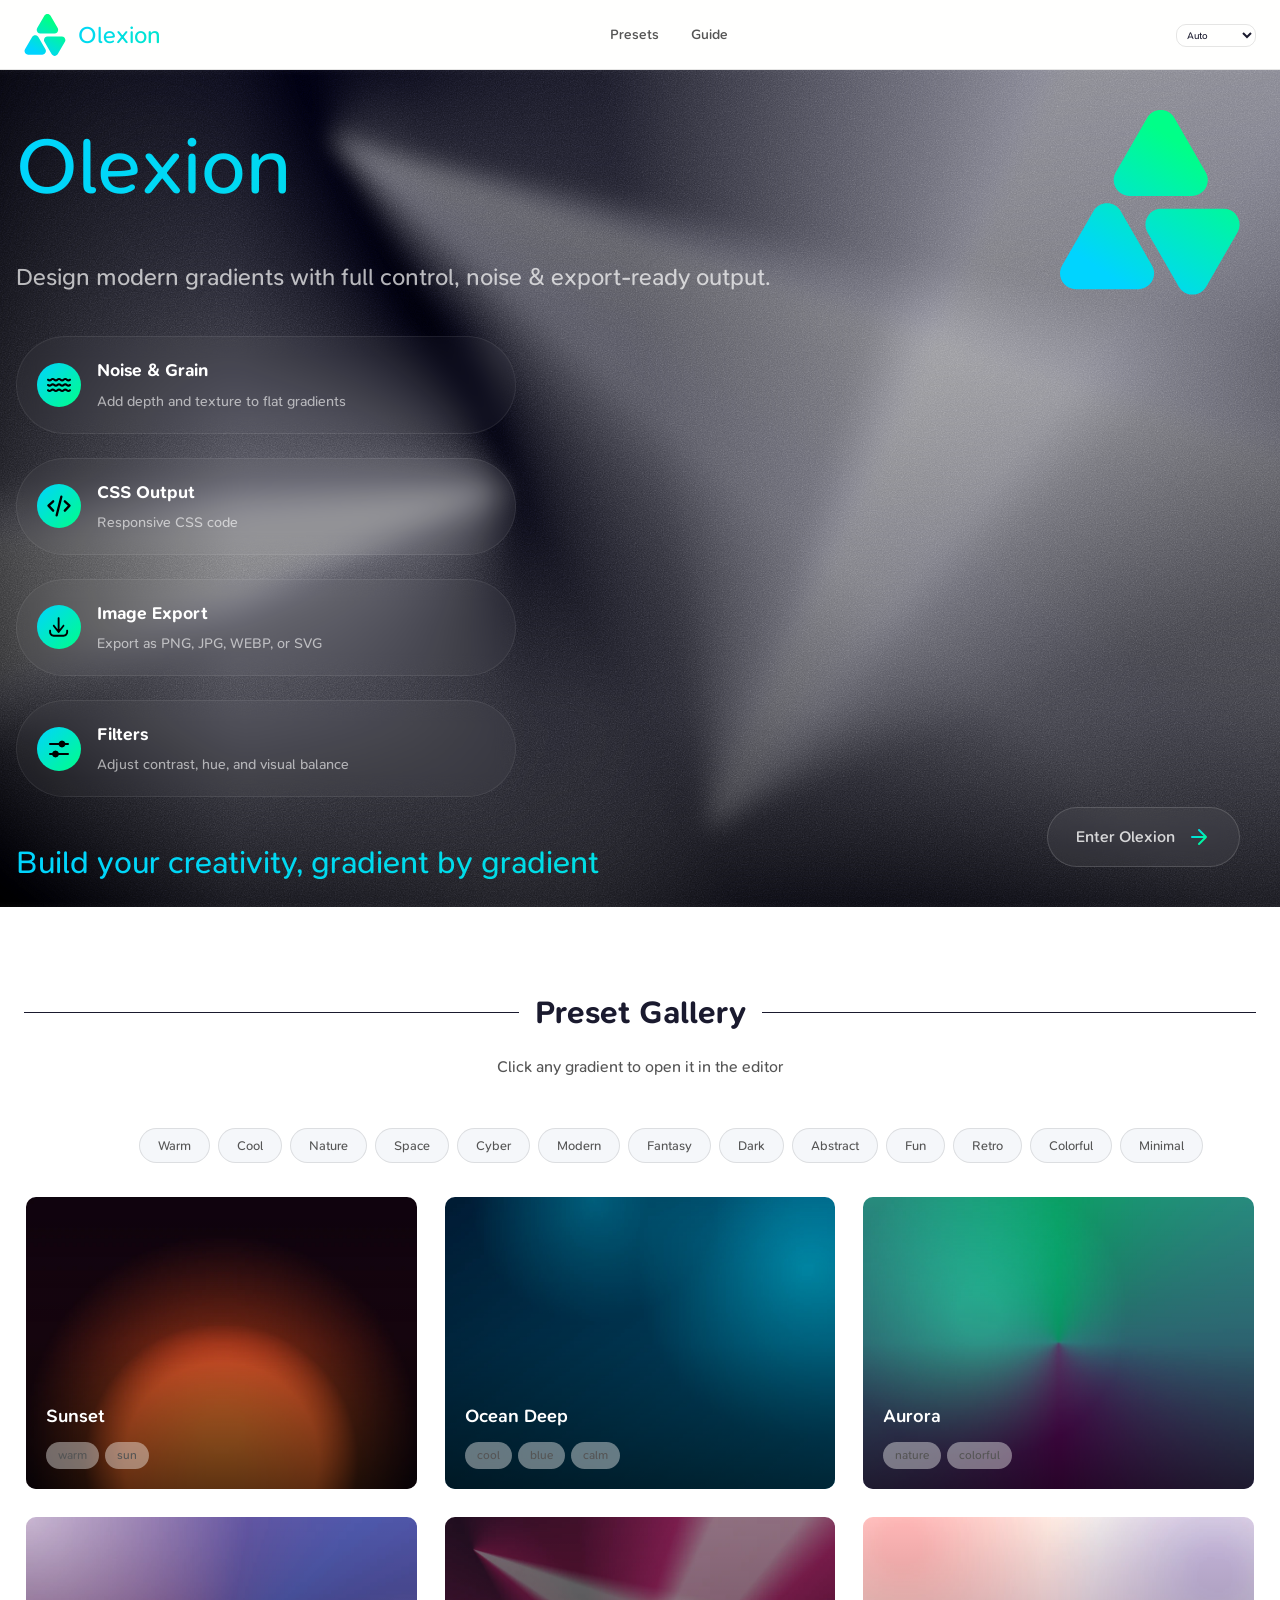
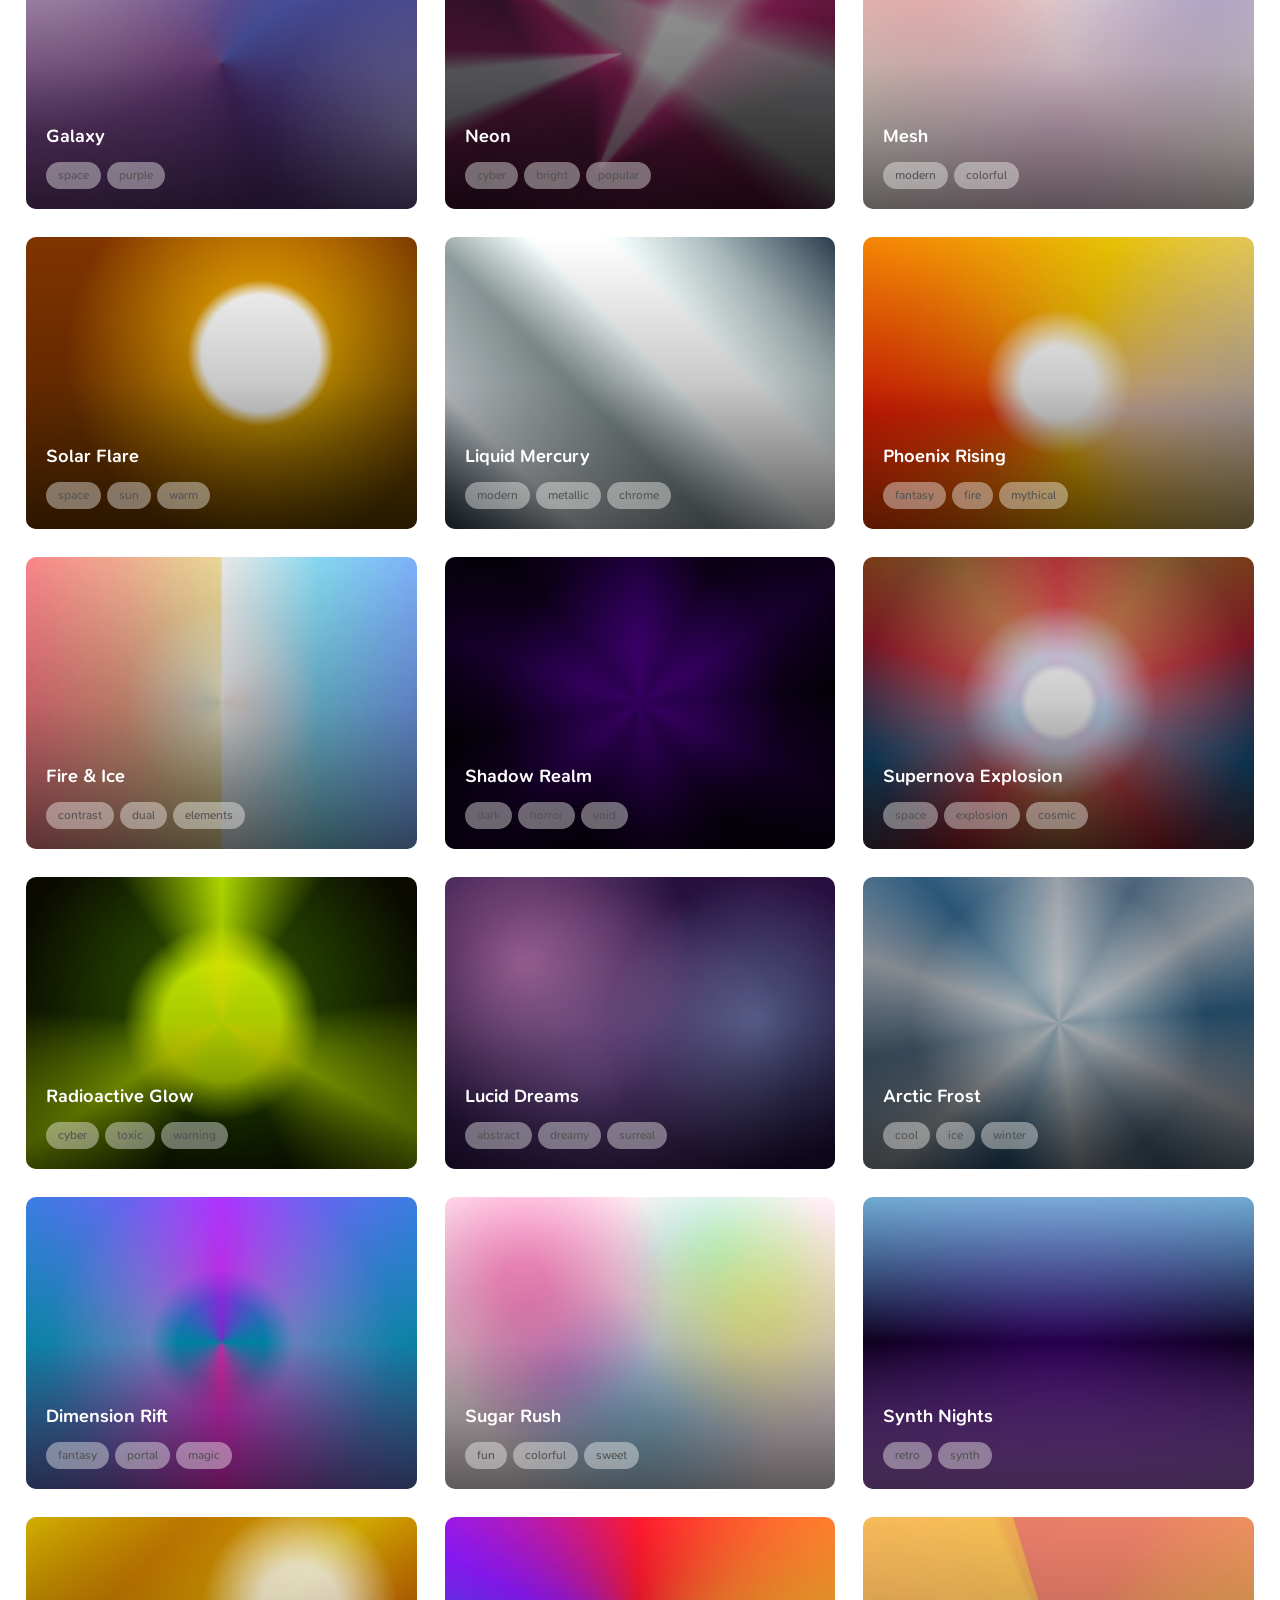
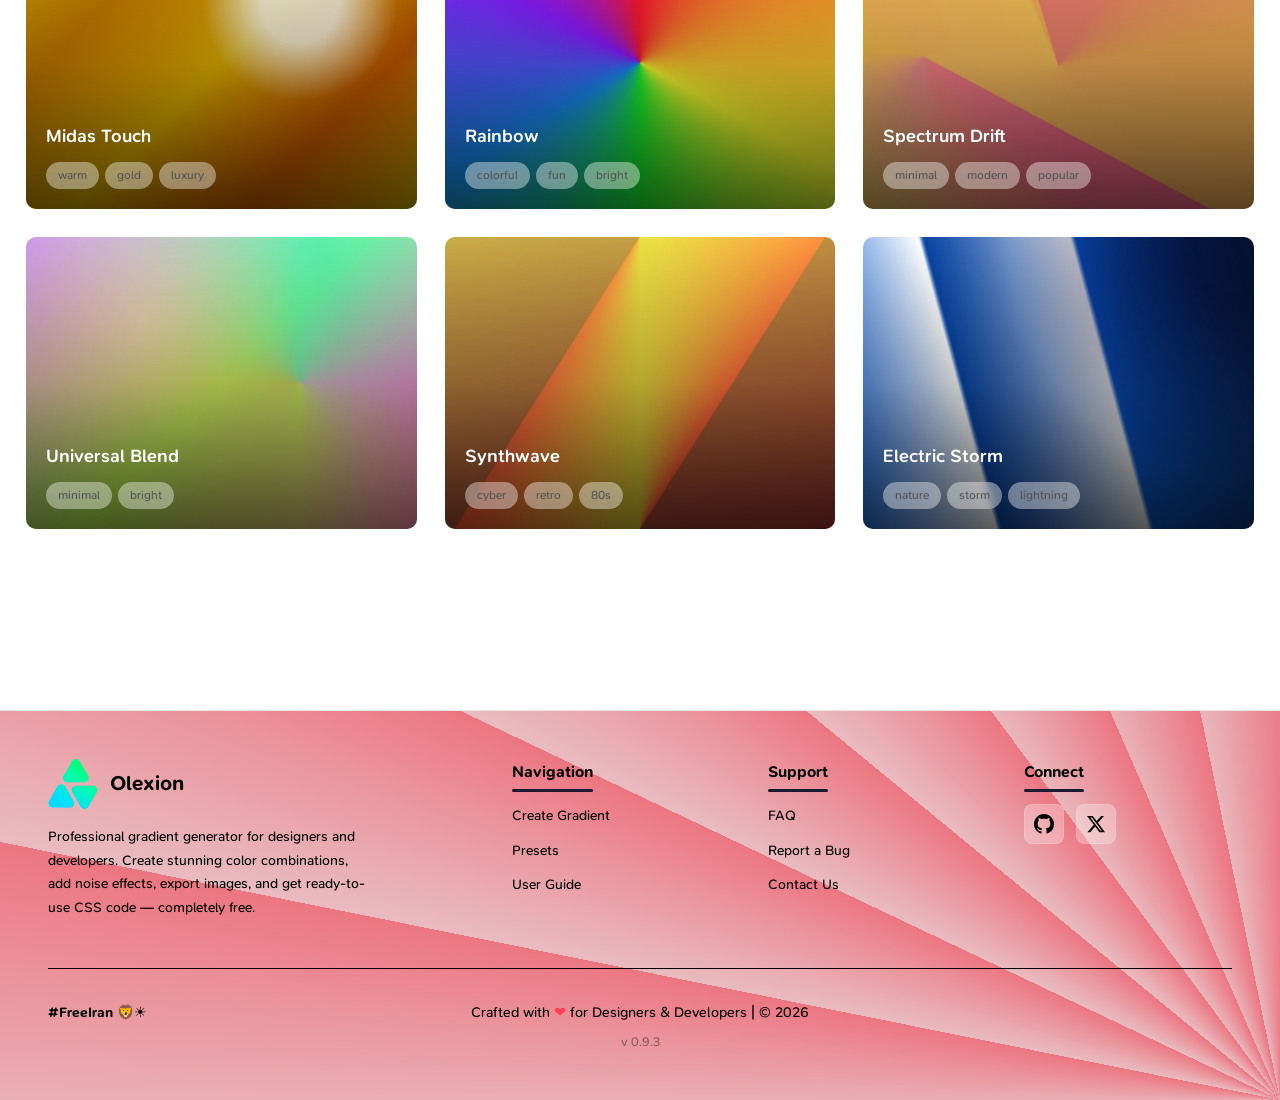
<file: index.html>
<!DOCTYPE html>
<html lang="en">
  <head>
    <meta charset="UTF-8" />
    <meta name="viewport" content="width=device-width, initial-scale=1" />
  
    <!-- Primary Meta -->
    <title>Olexion – CSS Gradient Generator</title>
    <meta name="description" content="Create advanced CSS gradients with noise, grain textures and filters. Export to CSS, PNG, JPG or SVG instantly. Free online tool for developers and designers." />
    <meta name="author" content="Olexion" />
    <meta name="robots" content="index, follow, max-image-preview:large" />
    <meta name="application-name" content="Olexion" />
    <meta name="color-scheme" content="dark light" />
    <meta name="referrer" content="strict-origin-when-cross-origin" />
    <meta name="format-detection" content="telephone=no" />
  
    <!-- Canonical -->
    <link rel="canonical" href="https://olexion.com/" />
    <link rel="alternate" hreflang="en" href="https://olexion.com/" />
    <link rel="alternate" hreflang="x-default" href="https://olexion.com/" />
  
    <!-- Open Graph -->
    <meta property="og:type" content="website" />
    <meta property="og:url" content="https://olexion.com/" />
    <meta property="og:title" content="Olexion — Advanced CSS Gradient Generator" />
    <meta property="og:description" content="Generate beautiful gradients with noise and export to CSS or image formats instantly." />
    <meta property="og:image" content="https://olexion.com/og-image.webp" />
    <meta property="og:image:type" content="image/webp" />
    <meta property="og:image:width" content="1200" />
    <meta property="og:image:height" content="630" />
    <meta property="og:image:alt" content="Olexion gradient generator preview interface" />
    <meta property="og:site_name" content="Olexion" />
    <meta property="og:locale" content="en_US" />
  
    <!-- Twitter -->
    <meta name="twitter:card" content="summary_large_image" />
    <meta name="twitter:title" content="Olexion — Advanced CSS Gradient Generator" />
    <meta name="twitter:description" content="Free online gradient tool with noise & export options." />
    <meta name="twitter:image" content="https://olexion.com/og-image.webp" />
    <meta name="twitter:image:alt" content="Olexion gradient generator preview interface" />
    <meta name="twitter:site" content="@OlexionHQ" />
    <meta name="twitter:creator" content="@OlexionHQ" />
  
    <!-- Theme / PWA -->
    <meta name="theme-color" content="#1c1c1c" />
    <meta name="mobile-web-app-capable" content="yes" />
    <meta name="apple-mobile-web-app-capable" content="yes" />
    <meta name="apple-mobile-web-app-status-bar-style" content="black-translucent" />
    <meta name="apple-mobile-web-app-title" content="Olexion" />
  
    <!-- Icons -->
    <link rel="icon" type="image/svg+xml" href="./LOGO.svg" />
    <link rel="icon" type="image/png" sizes="32x32" href="./logo-32.png" />
    <link rel="apple-touch-icon" sizes="180x180" href="./logo-180.png">
  
    <!-- Manifest -->
    <link rel="manifest" href="/site.webmanifest" />
  
    <!-- Performance -->
    <link rel="preload" href="./LOGO.svg" as="image" type="image/svg+xml" />
    <link rel="preconnect" href="https://fonts.googleapis.com" />
    <link rel="preconnect" href="https://fonts.gstatic.com" crossorigin />
  
    <!-- Styles -->
    <link rel="stylesheet" href="./css/index.css" />
    <link rel="stylesheet" href="./css/style.css" />
  
    <!-- ================= Structured Data ================= -->
  
    <!-- WebApplication -->
    <script type="application/ld+json">
    {
      "@context": "https://schema.org",
      "@type": "WebApplication",
      "name": "Olexion",
      "alternateName": "Olexion Gradient Generator",
      "url": "https://olexion.com/",
      "applicationCategory": "DesignApplication",
      "operatingSystem": "Any",
      "browserRequirements": "Requires JavaScript. Works on Chrome, Edge, Firefox, Safari.",
      "description": "Advanced online CSS gradient generator with noise, grain textures and export options.",
      "image": "https://olexion.com/og-image.webp",
      "screenshot": "https://olexion.com/screenshot.jpg",
      "inLanguage": "en",
      "offers": {
        "@type": "Offer",
        "price": "0",
        "priceCurrency": "USD",
        "availability": "https://schema.org/InStock"
      }
    }
    </script>
  
    <!-- Organization -->
    <script type="application/ld+json">
    {
      "@context": "https://schema.org",
      "@type": "Organization",
      "name": "Olexion",
      "url": "https://olexion.com/",
      "logo": "https://olexion.com/LOGO.svg",
      "sameAs": [
        "https://twitter.com/OlexionHQ"
      ]
    }
    </script>
  
  </head>
<body>
  <!-- Header -->
  <header class="header">
    <div class="header-left">
      <a href="./editor.html" class="header-brand">
        <img class="header-logo" src="./LOGO.svg" alt="Olexion Logo" width="48" height="48" />
        <h3 class="header-name">Olexion</h3>
      </a>
    </div>

    <nav class="header-nav">
      <ul class="nav-list">
        <li><a class="nav-link" href="#presets">Presets</a></li>
        <li><a class="nav-link" href="./guide.html">Guide</a></li>
      </ul>
    </nav>

    <div class="header-right">
      <div class="theme-select">
        <select id="themeSelect" aria-label="Theme selector">
          <option value="auto">Auto</option>
          <option value="dark">Dark</option>
          <option value="light">Light</option>
          <option value="deep-dark">Deep Dark</option>
          <option value="midnight">Midnight</option>
        </select>
      </div>
    </div>
  </header>
  <!-- Hero Section -->
  <section class="hero-section" aria-label="Welcome to Olexion">
    <div class="hero-bg"></div>
    <div class="hero-content">
      <div class="hero-header">
        <h2 class="hero-title">Olexion</h2>
        <p class="hero-subtitle">Design modern gradients with full control, noise & export-ready output.</p>
        <img class="hero-logo floating" src="./LOGO.svg" alt="Olexion logo" aria-hidden="true"/>
      </div>
      <ul class="features-list">
        <li class="feature-item" data-reveal>
          <div class="feature-icon">
            <svg fill="#000000" height="24" width="24" version="1.1" id="Capa_1" xmlns="http://www.w3.org/2000/svg"
              xmlns:xlink="http://www.w3.org/1999/xlink" viewBox="0 0 461.941 461.941" xml:space="preserve">
              <g id="SVGRepo_bgCarrier" stroke-width="0"></g>
              <g id="SVGRepo_tracerCarrier" stroke-linecap="round" stroke-linejoin="round"></g>
              <g id="SVGRepo_iconCarrier">
                <g>
                  <path
                    d="M94.42,143.113c8.82-8.82,23.171-8.82,31.993,0c24.416,24.416,64.145,24.416,88.561,0 c4.273-4.273,9.954-6.626,15.997-6.626s11.724,2.354,15.997,6.626c24.416,24.416,64.145,24.416,88.561,0 c4.273-4.273,9.954-6.626,15.997-6.626s11.724,2.354,15.997,6.626c11.828,11.828,27.554,18.342,44.28,18.342 c16.728,0,32.453-6.514,44.281-18.342c7.811-7.811,7.81-20.474-0.001-28.284c-7.811-7.811-20.474-7.811-28.284,0 c-4.272,4.273-9.953,6.626-15.996,6.626s-11.724-2.354-15.996-6.625c-11.827-11.828-27.554-18.342-44.28-18.343 c-0.002,0,0,0-0.001,0c-16.726,0-32.453,6.515-44.281,18.342c-8.82,8.821-23.174,8.819-31.992,0.001 c-11.827-11.828-27.554-18.342-44.28-18.343c-0.002,0,0,0-0.001,0c-16.726,0-32.453,6.515-44.281,18.342 c-8.82,8.821-23.174,8.82-31.992,0c-24.417-24.417-64.146-24.417-88.562,0c-8.82,8.82-23.172,8.82-31.994,0 c-7.811-7.811-20.474-7.811-28.284,0s-7.81,20.474,0.001,28.284C30.274,167.529,70.002,167.529,94.42,143.113z">
                  </path>
                  <path
                    d="M427.799,216.829c-4.272,4.273-9.953,6.626-15.996,6.626s-11.724-2.354-15.996-6.625 c-11.827-11.828-27.554-18.342-44.28-18.343c-0.002,0,0,0-0.001,0c-16.726,0-32.453,6.515-44.281,18.342 c-8.82,8.821-23.174,8.819-31.992,0.001c-11.827-11.828-27.554-18.342-44.28-18.343c-0.002,0,0,0-0.001,0 c-16.726,0-32.453,6.515-44.281,18.342c-8.82,8.821-23.174,8.82-31.992,0c-24.417-24.417-64.146-24.417-88.562,0 c-8.82,8.82-23.172,8.82-31.994,0c-7.811-7.811-20.474-7.811-28.284,0s-7.81,20.474,0.001,28.284 c24.416,24.416,64.144,24.416,88.562,0c8.82-8.82,23.171-8.82,31.993,0c24.416,24.416,64.145,24.416,88.561,0 c4.273-4.273,9.954-6.626,15.997-6.626s11.724,2.354,15.997,6.626c24.416,24.416,64.145,24.416,88.561,0 c4.273-4.273,9.954-6.626,15.997-6.626s11.724,2.354,15.997,6.626c11.828,11.828,27.554,18.342,44.28,18.342 c16.728,0,32.453-6.514,44.281-18.342c7.811-7.811,7.81-20.474-0.001-28.284C448.272,209.018,435.609,209.018,427.799,216.829z">
                  </path>
                  <path
                    d="M427.799,318.829c-4.272,4.273-9.953,6.626-15.996,6.626s-11.724-2.354-15.996-6.625 c-11.827-11.828-27.554-18.342-44.28-18.343c-0.002,0,0,0-0.001,0c-16.726,0-32.453,6.515-44.281,18.342 c-8.82,8.821-23.174,8.819-31.992,0.001c-11.827-11.828-27.554-18.342-44.28-18.343c-0.002,0,0,0-0.001,0 c-16.726,0-32.453,6.515-44.281,18.342c-8.82,8.82-23.174,8.821-31.992,0c-24.417-24.417-64.146-24.417-88.562,0 c-8.82,8.82-23.172,8.82-31.994,0c-7.811-7.811-20.474-7.811-28.284,0s-7.81,20.474,0.001,28.284 c24.416,24.416,64.144,24.416,88.562,0c8.82-8.82,23.171-8.82,31.993,0c24.416,24.416,64.145,24.416,88.561,0 c4.273-4.273,9.954-6.626,15.997-6.626s11.724,2.354,15.997,6.626c24.416,24.416,64.145,24.416,88.561,0 c4.273-4.273,9.954-6.626,15.997-6.626s11.724,2.354,15.997,6.626c11.828,11.828,27.554,18.342,44.28,18.342 c16.728,0,32.453-6.514,44.281-18.342c7.811-7.811,7.81-20.474-0.001-28.284C448.272,311.018,435.609,311.018,427.799,318.829z">
                  </path>
                </g>
              </g>
            </svg>
          </div>
          <div class="feature-content">
            <h3>Noise & Grain</h3>
            <p>Add depth and texture to flat gradients</p>
          </div>
        </li>
        <li class="feature-item" data-reveal>
          <div class="feature-icon">
            <svg width="28" height="28" viewBox="0 0 24 24" fill="none" xmlns="http://www.w3.org/2000/svg">
              <g id="SVGRepo_bgCarrier" stroke-width="0"></g>
              <g id="SVGRepo_tracerCarrier" stroke-linecap="round" stroke-linejoin="round"></g>
              <g id="SVGRepo_iconCarrier">
                <path d="M7 8L3 11.6923L7 16M17 8L21 11.6923L17 16M14 4L10 20" stroke="#000000" stroke-width="2"
                  stroke-linecap="round" stroke-linejoin="round"></path>
              </g>
            </svg>
          </div>
          <div class="feature-content">
            <h3>CSS Output</h3>
            <p>Responsive CSS code</p>
          </div>
        </li>
        <li class="feature-item" data-reveal>
          <div class="feature-icon">
            <svg width="30" height="30" viewBox="0 0 24 24" fill="none" xmlns="http://www.w3.org/2000/svg">
              <g id="SVGRepo_bgCarrier" stroke-width="0"></g>
              <g id="SVGRepo_tracerCarrier" stroke-linecap="round" stroke-linejoin="round"></g>
              <g id="SVGRepo_iconCarrier">
                <path
                  d="M5.625 15C5.625 14.5858 5.28921 14.25 4.875 14.25C4.46079 14.25 4.125 14.5858 4.125 15H5.625ZM4.875 16H4.125H4.875ZM19.275 15C19.275 14.5858 18.9392 14.25 18.525 14.25C18.1108 14.25 17.775 14.5858 17.775 15H19.275ZM11.1086 15.5387C10.8539 15.8653 10.9121 16.3366 11.2387 16.5914C11.5653 16.8461 12.0366 16.7879 12.2914 16.4613L11.1086 15.5387ZM16.1914 11.4613C16.4461 11.1347 16.3879 10.6634 16.0613 10.4086C15.7347 10.1539 15.2634 10.2121 15.0086 10.5387L16.1914 11.4613ZM11.1086 16.4613C11.3634 16.7879 11.8347 16.8461 12.1613 16.5914C12.4879 16.3366 12.5461 15.8653 12.2914 15.5387L11.1086 16.4613ZM8.39138 10.5387C8.13662 10.2121 7.66533 10.1539 7.33873 10.4086C7.01212 10.6634 6.95387 11.1347 7.20862 11.4613L8.39138 10.5387ZM10.95 16C10.95 16.4142 11.2858 16.75 11.7 16.75C12.1142 16.75 12.45 16.4142 12.45 16H10.95ZM12.45 5C12.45 4.58579 12.1142 4.25 11.7 4.25C11.2858 4.25 10.95 4.58579 10.95 5H12.45ZM4.125 15V16H5.625V15H4.125ZM4.125 16C4.125 18.0531 5.75257 19.75 7.8 19.75V18.25C6.61657 18.25 5.625 17.2607 5.625 16H4.125ZM7.8 19.75H15.6V18.25H7.8V19.75ZM15.6 19.75C17.6474 19.75 19.275 18.0531 19.275 16H17.775C17.775 17.2607 16.7834 18.25 15.6 18.25V19.75ZM19.275 16V15H17.775V16H19.275ZM12.2914 16.4613L16.1914 11.4613L15.0086 10.5387L11.1086 15.5387L12.2914 16.4613ZM12.2914 15.5387L8.39138 10.5387L7.20862 11.4613L11.1086 16.4613L12.2914 15.5387ZM12.45 16V5H10.95V16H12.45Z"
                  fill="#000000"></path>
              </g>
            </svg>
          </div>
          <div class="feature-content">
            <h3>Image Export</h3>
            <p>Export as PNG, JPG, WEBP, or SVG</p>
          </div>
        </li>
        <li class="feature-item" data-reveal>
          <div class="feature-icon">
            <svg width="24" height="24" viewBox="0 0 24 24" fill="none" xmlns="http://www.w3.org/2000/svg">
              <g id="SVGRepo_bgCarrier" stroke-width="0"></g>
              <g id="SVGRepo_tracerCarrier" stroke-linecap="round" stroke-linejoin="round"></g>
              <g id="SVGRepo_iconCarrier">
                <path fill-rule="evenodd" clip-rule="evenodd"
                  d="M15 10.5A3.502 3.502 0 0 0 18.355 8H21a1 1 0 1 0 0-2h-2.645a3.502 3.502 0 0 0-6.71 0H3a1 1 0 0 0 0 2h8.645A3.502 3.502 0 0 0 15 10.5zM3 16a1 1 0 1 0 0 2h2.145a3.502 3.502 0 0 0 6.71 0H21a1 1 0 1 0 0-2h-9.145a3.502 3.502 0 0 0-6.71 0H3z"
                  fill="#000000"></path>
              </g>
            </svg>
          </div>
          <div class="feature-content">
            <h3>Filters</h3>
            <p>Adjust contrast, hue, and visual balance</p>
          </div>
        </li>
      </ul>
      <p class="hero-tagline">Build your creativity, gradient by gradient</p>
    </div>
    <a href="./editor.html" class="btn-enter-editor">
      <span>Enter Olexion</span>
      <svg class="icon-arrow" width="24" height="24" viewBox="0 0 24 24" fill="none">
        <defs>
          <linearGradient id="arrowGradient" x1="0%" y1="0%" x2="100%" y2="100%">
            <stop offset="0%" stop-color="#00d4ff" />
            <stop offset="100%" stop-color="#00ff88" />
          </linearGradient>
        </defs>
        <path d="M5 12h14M12 5l7 7-7 7" stroke="url(#arrowGradient)" stroke-width="2" stroke-linecap="round"
          stroke-linejoin="round" />
      </svg>
    </a>
  </section>
  <!-- Main Content -->
  <main class="main" id="main-content">
    <!-- Presets Section -->
    <section class="section presets-section" id="presets">
      <header class="section-header">
        <h2 class="section-title">
          <span class="title-decoration"></span>
          Preset Gallery
          <span class="title-decoration"></span>
        </h2>
        <p class="section-description">Click any gradient to open it in the editor</p>
      </header>
      <div class="filters" id="filters"></div>
      <div class="presets-grid" id="presetsGrid" role="list">
        <div class="loading" role="status" aria-live="polite">
          <div class="spinner" aria-hidden="true"></div>
          <p>Loading presets...</p>
        </div>
      </div>
    </section>

    <!-- Tutorial Section -->
    <!-- <section class="section tutorial-section">
      <header class="section-header">
        <h2 class="section-title">
          <span class="title-decoration"></span>
          Quick Tutorial
          <span class="title-decoration"></span>
        </h2>
      </header>

      <div class="tutorial-content">
        <div class="video-wrapper">
          <video autoplay loop muted playsinline poster="./tutorial-poster.jpg">
            <source src="./20260106_232048.mp4" type="video/mp4">
            <p>Your browser doesn't support HTML5 video.</p>
          </video>
        </div>

        <a class="btn-guide" href="./guide.html">
          <span>Continue to full guide</span>
          <svg width="20" height="20" viewBox="0 0 24 24" fill="none" stroke="currentColor" stroke-width="2">
            <path d="M5 12h14M12 5l7 7-7 7" />
          </svg>
        </a>
      </div> 
    </section> -->
  </main>

  <!-- Footer -->
  <footer class="site-footer">
    <div class="footer-noise" aria-hidden="true"></div>

    <div class="container">
      <div class="footer-content">
        <!-- Brand -->
        <div class="footer-brand">
          <div class="footer-logo-wrapper">
            <img class="footer-logo" src="./LOGO.svg" alt="Olexion logo" width="60" height="60">
            <span class="footer-brand-name">Olexion</span>
          </div>
          <p class="footer-description">
            Professional gradient generator for designers and developers. 
            Create stunning color combinations, add noise effects, export images, and get ready-to-use CSS code — completely free.
          </p>
        </div>
        <!-- Links -->
        <nav class="footer-nav" aria-label="Footer navigation">
          <div class="footer-column">
            <h4>Navigation</h4>
            <ul>
              <li><a href="./editor.html">Create Gradient</a></li>
              <li><a href="#presets">Presets</a></li>
              <li><a href="./guide.html">User Guide</a></li>
            </ul>
          </div>

          <div class="footer-column">
            <h4>Support</h4>
            <ul>
              <li><a href="./guide.html#FAQ">FAQ</a></li>
              <li><a
                  href="mailto:support@olexion.com?subject=Bug Report - Olexion&body=Please describe the issue:%0A%0A%0ABrowser:%0ADevice:%0A">
                  Report a Bug
                </a></li>
              <li><a href="mailto:info@olexion.com">Contact Us</a></li>
            </ul>
          </div>

          <div class="footer-column">
            <h4>Connect</h4>
            <div class="social-links">
              <a href="https://github.com/mahanfazli/Olexion" aria-label="GitHub" class="social-link">
                <svg width="20" height="20" viewBox="0 0 24 24" fill="currentColor">
                  <path
                    d="M12 0C5.37 0 0 5.37 0 12c0 5.31 3.435 9.795 8.205 11.385.6.105.825-.255.825-.57 0-.285-.015-1.23-.015-2.235-3.015.555-3.795-.735-4.035-1.41-.135-.345-.72-1.41-1.23-1.695-.42-.225-1.02-.78-.015-.795.945-.015 1.62.87 1.845 1.23 1.08 1.815 2.805 1.305 3.495.99.105-.78.42-1.305.765-1.605-2.67-.3-5.46-1.335-5.46-5.925 0-1.305.465-2.385 1.23-3.225-.12-.3-.54-1.53.12-3.18 0 0 1.005-.315 3.3 1.23.96-.27 1.98-.405 3-.405s2.04.135 3 .405c2.295-1.56 3.3-1.23 3.3-1.23.66 1.65.24 2.88.12 3.18.765.84 1.23 1.905 1.23 3.225 0 4.605-2.805 5.625-5.475 5.925.435.375.81 1.095.81 2.22 0 1.605-.015 2.895-.015 3.3 0 .315.225.69.825.57A12.02 12.02 0 0024 12c0-6.63-5.37-12-12-12z" />
                </svg>
              </a>
              <a href="https://twitter.com/OlexionHQ" target="_blank" rel="noopener" aria-label="Twitter"
                class="social-link">
                <svg width="20" height="20" viewBox="0 0 24 24" fill="currentColor">
                  <path
                    d="M18.244 2.25h3.308l-7.227 8.26 8.502 11.24H16.17l-5.214-6.817L4.99 21.75H1.68l7.73-8.835L1.254 2.25H8.08l4.713 6.231zm-1.161 17.52h1.833L7.084 4.126H5.117z" />
                </svg>
              </a>
              <!-- <a href="#" aria-label="Instagram" class="social-link">
                <svg width="20" height="20" viewBox="0 0 24 24" fill="currentColor">
                  <path
                    d="M12 2.163c3.204 0 3.584.012 4.85.07 3.252.148 4.771 1.691 4.919 4.919.058 1.265.069 1.645.069 4.849 0 3.205-.012 3.584-.069 4.849-.149 3.225-1.664 4.771-4.919 4.919-1.266.058-1.644.07-4.85.07-3.204 0-3.584-.012-4.849-.07-3.26-.149-4.771-1.699-4.919-4.92-.058-1.265-.07-1.644-.07-4.849 0-3.204.013-3.583.07-4.849.149-3.227 1.664-4.771 4.919-4.919 1.266-.057 1.645-.069 4.849-.069zM12 0C8.741 0 8.333.014 7.053.072 2.695.272.273 2.69.073 7.052.014 8.333 0 8.741 0 12c0 3.259.014 3.668.072 4.948.2 4.358 2.618 6.78 6.98 6.98C8.333 23.986 8.741 24 12 24c3.259 0 3.668-.014 4.948-.072 4.354-.2 6.782-2.618 6.979-6.98.059-1.28.073-1.689.073-4.948 0-3.259-.014-3.667-.072-4.947-.196-4.354-2.617-6.78-6.979-6.98C15.668.014 15.259 0 12 0zm0 5.838a6.162 6.162 0 100 12.324 6.162 6.162 0 000-12.324zM12 16a4 4 0 110-8 4 4 0 010 8zm6.406-11.845a1.44 1.44 0 100 2.881 1.44 1.44 0 000-2.881z" />
                </svg>
              </a> -->
            </div>
          </div>
        </nav>
      </div>
      <div class="footer-bottom">
        <div class="footer-message">
          <p><strong>#FreeIran</strong> 🦁☀️</p>
        </div>
        <p class="footer-copyright">
          Crafted with <span class="heart">❤️</span> for Designers & Developers | © 2026
        </p>
        <p class="footer-version">v 0.9.3</p>
      </div>
    </div>
  </footer>
  <!-- SVG Filters -->
  <svg width="0" height="0" style="position:absolute">
    <filter id="noiseFilter" x="0%" y="0%" width="100%" height="100%" filterUnits="objectBoundingBox">
      <feTurbulence type="fractalNoise" baseFrequency="0.85" numOctaves="4" stitchTiles="stitch" result="noise" />
      <feColorMatrix type="saturate" values="0" in="noise" result="bwNoise" />
      <feBlend in="SourceGraphic" in2="bwNoise" mode="color-burn" />
    </filter>
  </svg>
  <script src="./js/script.js"></script>
  <script src="./js/index.js"></script>
</body>

</html>
</file>
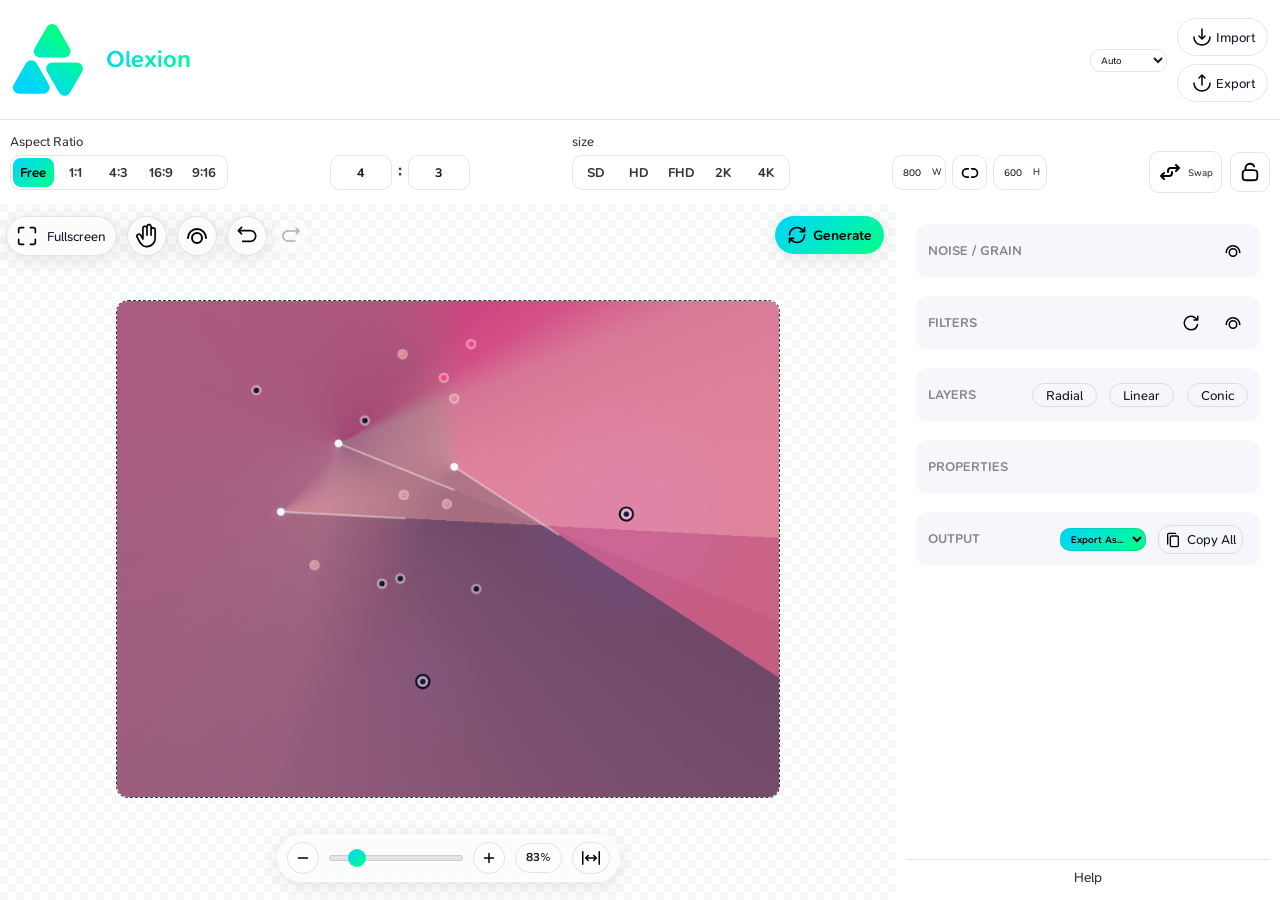
<file: editor.html>
<!DOCTYPE html>
<html lang="en">

<head>
  <meta charset="UTF-8">
  <meta name="viewport" content="width=device-width, initial-scale=1.0">

  <!-- SEO -->
  <title>Olexion - Editor</title>
  <meta name="description"
    content="Free online gradient editor with noise effects, filters, and export options. Create stunning gradients and export to CSS, PNG, JPG, WEBP, or SVG.">
  <meta name="keywords"
    content="gradient generator, CSS gradient, gradient maker, noise gradient, linear gradient, radial gradient, conic gradient">
  <meta name="author" content="Olexion">
  <meta name="robots" content="index, follow, max-image-preview:large">

  <!-- Canonical -->
  <link rel="canonical" href="https://olexion.com/editor.html">

  <!-- Open Graph -->
  <meta property="og:type" content="website">
  <meta property="og:url" content="https://olexion.com/editor.html">
  <meta property="og:title" content="Olexion - Editor">
  <meta property="og:description"
    content="Free online gradient editor with noise effects, filters, and export options.">
  <meta property="og:image" content="https://olexion.com/og-image.webp">
  <meta property="og:site_name" content="Olexion">

  <!-- Twitter -->
  <meta name="twitter:card" content="summary_large_image">
  <meta name="twitter:title" content="Olexion - CSS Gradient Editor">
  <meta name="twitter:description"
    content="Create stunning gradients with noise, filters, and export to CSS or images.">
  <meta name="twitter:image" content="https://olexion.com/og-image.webp">
  <meta name="twitter:creator" content="@OlexionHQ">

  <!-- Theme -->
  <meta name="theme-color" content="#1c1c1c">
  <meta name="mobile-web-app-capable" content="yes">
  <meta name="apple-mobile-web-app-capable" content="yes">

  <!-- Favicon -->
  <link rel="icon" type="image/svg+xml" href="./LOGO.svg">
  <link rel="apple-touch-icon" sizes="180x180" href="./logo-180.png">
  <link rel="icon" type="image/png" sizes="32x32" href="./logo-32.png">

  <!-- Styles -->
  <link rel="stylesheet" href="./css/editor.css">
  <link rel="stylesheet" href="./css/style.css">

  <!-- Structured Data -->
  <script type="application/ld+json">
    {
      "@context": "https://schema.org",
      "@type": "WebApplication",
      "name": "Olexion",
      "url": "https://olexion.com/editor.html",
      "description": "Free online gradient generator with noise effects, filters, and export options.",
      "applicationCategory": "DesignApplication",
      "operatingSystem": "Any",
      "offers": {
        "@type": "Offer",
        "price": "0",
        "priceCurrency": "USD"
      },
      "featureList": [
        "Linear Gradient",
        "Radial Gradient",
        "Conic Gradient",
        "Noise & Grain Effects",
        "CSS Filters",
        "Blend Modes",
        "PNG/JPG/WEBP/SVG Export",
        "Responsive CSS Code"
      ]
    }
    </script>
</head>

<body>
  <div id="zoomIndicator" class="zoom-indicator"></div>
  <header>
    <img class="logo" src="./LOGO.svg" alt="logo">
    <h1 class="name">Olexion</h1>
    <div style="flex: 1;"></div>
    <div class="theme-select">
      <select id="themeSelect">
        <option value="auto">Auto</option>
        <option value="dark">Dark</option>
        <option value="light">Light</option>
        <option value="deep-dark">DeepDark</option>
        <option value="midnight">MidNight</option>
      </select>
    </div>
    <div class="file">
      <button onclick="FileManager.importJSON()">
        <svg xmlns="http://www.w3.org/2000/svg" width="24" height="24" viewBox="0 0 24 24" fill="none">

          <g id="SVGRepo_bgCarrier" stroke-width="0" />

          <g id="SVGRepo_tracerCarrier" stroke-linecap="round" stroke-linejoin="round" />

          <g id="SVGRepo_iconCarrier">
            <path
              d="M14.4697 10.4697C14.7626 10.1768 15.2374 10.1768 15.5303 10.4697C15.8232 10.7626 15.8232 11.2374 15.5303 11.5303L12.5303 14.5303C12.2374 14.8232 11.7626 14.8232 11.4697 14.5303L8.46967 11.5303C8.17678 11.2374 8.17678 10.7626 8.46967 10.4697C8.76256 10.1768 9.23744 10.1768 9.53033 10.4697L11.25 12.1893V4C11.25 3.58579 11.5858 3.25 12 3.25C12.4142 3.25 12.75 3.58579 12.75 4V12.1893L14.4697 10.4697Z"
              fill="#ffffff" />
            <path
              d="M20.75 12C20.75 11.5858 20.4142 11.25 20 11.25C19.5858 11.25 19.25 11.5858 19.25 12C19.25 16.0041 16.0041 19.25 12 19.25C7.99593 19.25 4.75 16.0041 4.75 12C4.75 11.5858 4.41421 11.25 4 11.25C3.58579 11.25 3.25 11.5858 3.25 12C3.25 16.8325 7.16751 20.75 12 20.75C16.8325 20.75 20.75 16.8325 20.75 12Z"
              fill="#ffffff" />
          </g>

        </svg>
        Import
      </button>
      <button onclick="FileManager.exportJSON()">
        <svg xmlns="http://www.w3.org/2000/svg" width="24" height="24" viewBox="0 0 24 24" fill="none">

          <g id="SVGRepo_bgCarrier" stroke-width="0" />

          <g id="SVGRepo_tracerCarrier" stroke-linecap="round" stroke-linejoin="round" />

          <g id="SVGRepo_iconCarrier">
            <path
              d="M14.4697 7.53033C14.7626 7.82322 15.2374 7.82322 15.5303 7.53033C15.8232 7.23744 15.8232 6.76256 15.5303 6.46967L12.5303 3.46967C12.2374 3.17678 11.7626 3.17678 11.4697 3.46967L8.46967 6.46967C8.17678 6.76256 8.17678 7.23744 8.46967 7.53033C8.76256 7.82322 9.23744 7.82322 9.53033 7.53033L11.25 5.81066V14C11.25 14.4142 11.5858 14.75 12 14.75C12.4142 14.75 12.75 14.4142 12.75 14V5.81066L14.4697 7.53033Z"
              fill="#ffffff" />
            <path
              d="M20.75 12C20.75 11.5858 20.4142 11.25 20 11.25C19.5858 11.25 19.25 11.5858 19.25 12C19.25 16.0041 16.0041 19.25 12 19.25C7.99593 19.25 4.75 16.0041 4.75 12C4.75 11.5858 4.41421 11.25 4 11.25C3.58579 11.25 3.25 11.5858 3.25 12C3.25 16.8325 7.16751 20.75 12 20.75C16.8325 20.75 20.75 16.8325 20.75 12Z"
              fill="#ffffff" />
          </g>

        </svg>
        Export
      </button>
    </div>
  </header>
  <div class="aspect-ratio-container">
    <!-- Aspect Ratio Buttons -->
    <div class="aspect-ratio-row">
      <label class="Aspect-Ratio-label">Aspect Ratio</label>
      <div class="aspect-ratio-btns" id="aspectBtns">
        <button class="aspect-btn" data-ratio="free" title="Free">
          Free
        </button>
        <button class="aspect-btn" data-ratio="1:1" title="Square">1:1</button>
        <button class="aspect-btn" data-ratio="4:3" title="4:3">4:3</button>
        <button class="aspect-btn" data-ratio="16:9" title="Widescreen">16:9</button>
        <button class="aspect-btn" data-ratio="9:16" title="Portrait">9:16</button>
      </div>
    </div>
    <!-- Aspect Ratio Inputs -->
    <div class="aspect-input-row">
      <input type="number" id="aspectW" class="aspect-input-num" placeholder="W" min="1" max="100" title="Aspect Width">
      <span class="aspect-separator">:</span>
      <input type="number" id="aspectH" class="aspect-input-num" placeholder="H" min="1" max="100"
        title="Aspect Height">
    </div>
    <div class="resolution-presets">
      <label class="size-label">size</label>
      <div class="preset-btns">
        <button class="preset-btn" data-w="720" data-h="480">SD</button>
        <button class="preset-btn" data-w="1280" data-h="720">HD</button>
        <button class="preset-btn" data-w="1920" data-h="1080">FHD</button>
        <button class="preset-btn" data-w="2560" data-h="1440">2K</button>
        <button class="preset-btn" data-w="3840" data-h="2160">4K</button>
      </div>
    </div>
    <!-- Size Inputs -->
    <div class="size-inputs-row">
      <div class="size-input-group">
        <label>W</label>
        <input type="number" id="canvasWidth" class="num-input" min="200" max="3840" value="800">
      </div>

      <button class="size-link-btn" id="sizeLinkBtn" title="Link dimensions">
        <svg xmlns="http://www.w3.org/2000/svg" width="20" height="20" viewBox="0 0 24 24" fill="none">
          <g id="SVGRepo_bgCarrier" stroke-width="0"></g>
          <g id="SVGRepo_tracerCarrier" stroke-linecap="round" stroke-linejoin="round"></g>
          <g id="SVGRepo_iconCarrier">
            <path d="M14 7H16C18.7614 7 21 9.23858 21 12C21 14.7614 18.7614 17 16 17H14M10 7H8C5.23858 7 3 9.23858 3 12C3 14.7614 5.23858 17 8 17H10"
                  stroke="#ffffff" stroke-width="2" stroke-linecap="round" stroke-linejoin="round"/>
          </g>
        </svg>
      </button>
      <div class="size-input-group">
        <label>H</label>
        <input type="number" id="canvasHeight" class="num-input" min="200" max="2160" value="600">
      </div>
    </div>
    <div class="DimensionBtn-wrapper">
      <button class="swap-Dimension-btn" id="swapSizeBtn" title="Swap dimensions (X)">
        <svg xmlns="http://www.w3.org/2000/svg" width="24" height="24" viewBox="0 0 24 24" fill="none">
  
          <g id="SVGRepo_bgCarrier" stroke-width="0" />
  
          <g id="SVGRepo_tracerCarrier" stroke-linecap="round" stroke-linejoin="round" />
  
          <g id="SVGRepo_iconCarrier">
            <path
              d="M6 19L3 16M3 16L6 13M3 16H11C12.6569 16 14 14.6569 14 13V12M10 12V11C10 9.34315 11.3431 8 13 8H21M21 8L18 11M21 8L18 5"
              stroke="#ffffff" stroke-width="2" stroke-linecap="round" stroke-linejoin="round" />
          </g>
  
        </svg>
        <span>Swap</span>
      </button>
      <button id="toggleDimensionLockBtn" class="dimension-lock-btn">
        <svg xmlns="http://www.w3.org/2000/svg" width="22" height="22" viewBox="0 0 24 24" fill="none">
    
          <g id="SVGRepo_bgCarrier" stroke-width="0"/>
          
          <g id="SVGRepo_tracerCarrier" stroke-linecap="round" stroke-linejoin="round"/>
          
          <g id="SVGRepo_iconCarrier"> <path d="M16.584 6C15.8124 4.2341 14.0503 3 12 3C9.23858 3 7 5.23858 7 8V10.0288M7 10.0288C7.47142 10 8.05259 10 8.8 10H15.2C16.8802 10 17.7202 10 18.362 10.327C18.9265 10.6146 19.3854 11.0735 19.673 11.638C20 12.2798 20 13.1198 20 14.8V16.2C20 17.8802 20 18.7202 19.673 19.362C19.3854 19.9265 18.9265 20.3854 18.362 20.673C17.7202 21 16.8802 21 15.2 21H8.8C7.11984 21 6.27976 21 5.63803 20.673C5.07354 20.3854 4.6146 19.9265 4.32698 19.362C4 18.7202 4 17.8802 4 16.2V14.8C4 13.1198 4 12.2798 4.32698 11.638C4.6146 11.0735 5.07354 10.6146 5.63803 10.327C5.99429 10.1455 6.41168 10.0647 7 10.0288Z" stroke="#ffffff" stroke-width="2" stroke-linecap="round" stroke-linejoin="round"/> </g>
          
          </svg>
      </button>
    </div>
  </div>

  <div class="canvas-wrap">
    <div class="tool-bar">
      <button class="preview-btn" onclick="openFullscreenPreview()" title="Fullscreen Preview">
        <svg xmlns="http://www.w3.org/2000/svg" width="20" height="20" viewBox="0 0 24 24" fill="none">

          <g id="SVGRepo_bgCarrier" stroke-width="0" />

          <g id="SVGRepo_tracerCarrier" stroke-linecap="round" stroke-linejoin="round" />

          <g id="SVGRepo_iconCarrier">
            <path
              d="M23 4C23 2.34315 21.6569 1 20 1H16C15.4477 1 15 1.44772 15 2C15 2.55228 15.4477 3 16 3H20C20.5523 3 21 3.44772 21 4V8C21 8.55228 21.4477 9 22 9C22.5523 9 23 8.55228 23 8V4Z"
              fill="#ffffff" />
            <path
              d="M23 16C23 15.4477 22.5523 15 22 15C21.4477 15 21 15.4477 21 16V20C21 20.5523 20.5523 21 20 21H16C15.4477 21 15 21.4477 15 22C15 22.5523 15.4477 23 16 23H20C21.6569 23 23 21.6569 23 20V16Z"
              fill="#ffffff" />
            <path
              d="M4 21H8C8.55228 21 9 21.4477 9 22C9 22.5523 8.55228 23 8 23H4C2.34315 23 1 21.6569 1 20V16C1 15.4477 1.44772 15 2 15C2.55228 15 3 15.4477 3 16V20C3 20.5523 3.44772 21 4 21Z"
              fill="#ffffff" />
            <path
              d="M1 8C1 8.55228 1.44772 9 2 9C2.55228 9 3 8.55228 3 8L3 4C3 3.44772 3.44772 3 4 3H8C8.55228 3 9 2.55228 9 2C9 1.44772 8.55228 1 8 1H4C2.34315 1 1 2.34315 1 4V8Z"
              fill="#ffffff" />
          </g>

        </svg>
        <span>Fullscreen</span>
      </button>
      <button id="panBtn" class="pan-btn" title="Pan Mode (Space)">
        <svg xmlns="http://www.w3.org/2000/svg" fill="#ffffff" width="28" height="28" viewBox="0 0 256 256" id="Flat"
          stroke="#ffffff">

          <g id="SVGRepo_bgCarrier" stroke-width="0" />

          <g id="SVGRepo_tracerCarrier" stroke-linecap="round" stroke-linejoin="round" />

          <g id="SVGRepo_iconCarrier">
            <path
              d="M188,40a27.82979,27.82979,0,0,0-12,2.707V36a27.99792,27.99792,0,0,0-54.64209-8.60278A27.992,27.992,0,0,0,80,52v75.41016l-6.999-12.12354a28.00028,28.00028,0,0,0-48.6709,27.69629C56.77832,211.39941,78.39355,240,128,240a88.09957,88.09957,0,0,0,88-88V68A28.03146,28.03146,0,0,0,188,40Zm12,112a72.08124,72.08124,0,0,1-72,72c-20.17871,0-34.22656-5.45459-46.97461-18.23828-12.499-12.53369-24.77246-32.78565-42.36426-69.90137q-.13916-.293-.30175-.57422a12.00011,12.00011,0,0,1,20.78515-11.99951l21.92774,37.97949a7.9997,7.9997,0,0,0,14.92773-4V52a12,12,0,0,1,24,0v68a8,8,0,0,0,16,0V36a12,12,0,0,1,24,0v84a8,8,0,0,0,16,0V68a12,12,0,0,1,24,0Z" />
          </g>

        </svg>
      </button>
      <button id="toggleHandles" class="" title="Toggle handle visibility (H)">
        <svg xmlns="http://www.w3.org/2000/svg" width="24" height="24" viewBox="0 0 24 24" fill="none">

          <g id="SVGRepo_bgCarrier" stroke-width="0" />

          <g id="SVGRepo_tracerCarrier" stroke-linecap="round" stroke-linejoin="round" />

          <g id="SVGRepo_iconCarrier">
            <path
              d="M3 14C3 9.02944 7.02944 5 12 5C16.9706 5 21 9.02944 21 14M17 14C17 16.7614 14.7614 19 12 19C9.23858 19 7 16.7614 7 14C7 11.2386 9.23858 9 12 9C14.7614 9 17 11.2386 17 14Z"
              stroke="#ffffff" stroke-width="2" stroke-linecap="round" stroke-linejoin="round" />
          </g>

        </svg>
      </button>
      <!-- Undo/Redo -->
      <div class="undo-redo-group">
        <button class="undo-redo-btn" id="undoBtn" onclick="History.undo()" title="Undo - Ctrl+Z" disabled>
          <svg xmlns="http://www.w3.org/2000/svg" width="28" height="28" viewBox="0 0 24 24" fill="none">

            <g id="SVGRepo_bgCarrier" stroke-width="0" />

            <g id="SVGRepo_tracerCarrier" stroke-linecap="round" stroke-linejoin="round" />

            <g id="SVGRepo_iconCarrier">
              <path fill-rule="evenodd" clip-rule="evenodd"
                d="M7.53033 3.46967C7.82322 3.76256 7.82322 4.23744 7.53033 4.53033L5.81066 6.25H15C18.1756 6.25 20.75 8.82436 20.75 12C20.75 15.1756 18.1756 17.75 15 17.75H8.00001C7.58579 17.75 7.25001 17.4142 7.25001 17C7.25001 16.5858 7.58579 16.25 8.00001 16.25H15C17.3472 16.25 19.25 14.3472 19.25 12C19.25 9.65279 17.3472 7.75 15 7.75H5.81066L7.53033 9.46967C7.82322 9.76256 7.82322 10.2374 7.53033 10.5303C7.23744 10.8232 6.76256 10.8232 6.46967 10.5303L3.46967 7.53033C3.17678 7.23744 3.17678 6.76256 3.46967 6.46967L6.46967 3.46967C6.76256 3.17678 7.23744 3.17678 7.53033 3.46967Z"
                fill="#ffffff" />
            </g>

          </svg>
        </button>
        <button class="undo-redo-btn" id="redoBtn" onclick="History.redo()" title="Redo - Ctrl+Y" disabled>
          <svg xmlns="http://www.w3.org/2000/svg" width="24" height="24" viewBox="0 0 24 24" fill="none"
            transform="matrix(-1, 0, 0, 1, 0, 0)">

            <g id="SVGRepo_bgCarrier" stroke-width="0" />

            <g id="SVGRepo_tracerCarrier" stroke-linecap="round" stroke-linejoin="round" />

            <g id="SVGRepo_iconCarrier">
              <path fill-rule="evenodd" clip-rule="evenodd"
                d="M7.53033 3.46967C7.82322 3.76256 7.82322 4.23744 7.53033 4.53033L5.81066 6.25H15C18.1756 6.25 20.75 8.82436 20.75 12C20.75 15.1756 18.1756 17.75 15 17.75H8.00001C7.58579 17.75 7.25001 17.4142 7.25001 17C7.25001 16.5858 7.58579 16.25 8.00001 16.25H15C17.3472 16.25 19.25 14.3472 19.25 12C19.25 9.65279 17.3472 7.75 15 7.75H5.81066L7.53033 9.46967C7.82322 9.76256 7.82322 10.2374 7.53033 10.5303C7.23744 10.8232 6.76256 10.8232 6.46967 10.5303L3.46967 7.53033C3.17678 7.23744 3.17678 6.76256 3.46967 6.46967L6.46967 3.46967C6.76256 3.17678 7.23744 3.17678 7.53033 3.46967Z"
                fill="#ffffff" />
            </g>

          </svg>
        </button>
      </div>
      <button class="animate" id="generateBtn">
        <svg width="20px" height="20px" viewBox="0 0 24 24" fill="none" xmlns="http://www.w3.org/2000/svg">
          <g id="SVGRepo_bgCarrier" stroke-width="0"></g>
          <g id="SVGRepo_tracerCarrier" stroke-linecap="round" stroke-linejoin="round"></g>
          <g id="SVGRepo_iconCarrier">
            <path
              d="M21 12C21 16.9706 16.9706 21 12 21C9.69494 21 7.59227 20.1334 6 18.7083L3 16M3 12C3 7.02944 7.02944 3 12 3C14.3051 3 16.4077 3.86656 18 5.29168L21 8M3 21V16M3 16H8M21 3V8M21 8H16"
              stroke="#000000" stroke-width="2" stroke-linecap="round" stroke-linejoin="round"></path>
          </g>
        </svg>
        Generate
      </button>
    </div>

    <div class="canvas-container">
      <div class="canvas-wrapper">
        <div class="canvas-noise">
          <canvas id="canvas"></canvas>
        </div>
        <!-- <div class="resize-w">
          <div id="resizeWidthHandle" class="resize-width"></div>
          <button id="btnLock" class="Handle-btn" title="Lock to Center">
            <svg xmlns="http://www.w3.org/2000/svg" width="22" height="22" viewBox="0 0 24 24" fill="none">

              <g id="SVGRepo_bgCarrier" stroke-width="0"/>
              
              <g id="SVGRepo_tracerCarrier" stroke-linecap="round" stroke-linejoin="round"/>
              
              <g id="SVGRepo_iconCarrier"> <path d="M7 10.0288C7.47142 10 8.05259 10 8.8 10H15.2C15.9474 10 16.5286 10 17 10.0288M7 10.0288C6.41168 10.0647 5.99429 10.1455 5.63803 10.327C5.07354 10.6146 4.6146 11.0735 4.32698 11.638C4 12.2798 4 13.1198 4 14.8V16.2C4 17.8802 4 18.7202 4.32698 19.362C4.6146 19.9265 5.07354 20.3854 5.63803 20.673C6.27976 21 7.11984 21 8.8 21H15.2C16.8802 21 17.7202 21 18.362 20.673C18.9265 20.3854 19.3854 19.9265 19.673 19.362C20 18.7202 20 17.8802 20 16.2V14.8C20 13.1198 20 12.2798 19.673 11.638C19.3854 11.0735 18.9265 10.6146 18.362 10.327C18.0057 10.1455 17.5883 10.0647 17 10.0288M7 10.0288V8C7 5.23858 9.23858 3 12 3C14.7614 3 17 5.23858 17 8V10.0288" stroke="#ffffff" stroke-width="2" stroke-linecap="round" stroke-linejoin="round"/> </g>
              
              </svg>
          </button>
        </div> -->
        <!-- <div class="resize-h">
          <div id="resizeHeightHandle" class="resize-height"></div>
        </div> -->
      </div>
    </div>

    <!-- Zoom Controls -->
    <div class="zoom-controls">
      <button id="zoomOut" title="Zoom Out (Ctrl -)">
        <svg xmlns="http://www.w3.org/2000/svg" width="24" height="24" viewBox="0 0 24 24" fill="none">

          <g id="SVGRepo_bgCarrier" stroke-width="0" />

          <g id="SVGRepo_tracerCarrier" stroke-linecap="round" stroke-linejoin="round" />

          <g id="SVGRepo_iconCarrier">
            <path d="M6 12L18 12" stroke="#ffffff" stroke-width="2" stroke-linecap="round" stroke-linejoin="round" />
          </g>

        </svg>
      </button>
      <input type="range" id="zoomSlider" class="zoom-slider" min="25" max="400" value="100">
      <button id="zoomIn" title="Zoom In (Ctrl +)">
        <svg xmlns="http://www.w3.org/2000/svg" width="24" height="24" viewBox="0 0 24 24" fill="none">

          <g id="SVGRepo_bgCarrier" stroke-width="0" />

          <g id="SVGRepo_tracerCarrier" stroke-linecap="round" stroke-linejoin="round" />

          <g id="SVGRepo_iconCarrier">
            <path d="M6 12H18M12 6V18" stroke="#ffffff" stroke-width="2" stroke-linecap="round"
              stroke-linejoin="round" />
          </g>

        </svg>
      </button>
      <span id="zoomValue" class="zoom-value">***</span>
      <button id="zoomFit" class="zoom-btn" title="Fit (F)">
        <svg xmlns="http://www.w3.org/2000/svg" width="24" height="24" viewBox="0 0 24 24" fill="none">

          <g id="SVGRepo_bgCarrier" stroke-width="0" />

          <g id="SVGRepo_tracerCarrier" stroke-linecap="round" stroke-linejoin="round" />

          <g id="SVGRepo_iconCarrier">
            <path
              d="M3 18.25C3 18.6642 3.33579 19 3.75 19C4.16421 19 4.5 18.6642 4.5 18.25V5.75C4.5 5.33579 4.16421 5 3.75 5C3.33579 5 3 5.33579 3 5.75V18.25Z"
              fill="#ffffff" />
            <path
              d="M19.5 18.25C19.5 18.6642 19.8358 19 20.25 19C20.6642 19 21 18.6642 21 18.25V5.75C21 5.33579 20.6642 5 20.25 5C19.8358 5 19.5 5.33579 19.5 5.75V18.25Z"
              fill="#ffffff" />
            <path
              d="M14.1462 14.0535C13.9284 14.3472 13.9526 14.7638 14.2188 15.0301C14.5117 15.323 14.9866 15.323 15.2795 15.0301L17.6496 12.6627C17.858 12.537 18 12.2869 18 11.9988C18 11.7107 17.8578 11.4606 17.6493 11.335L15.2795 8.96778L15.1954 8.89517C14.9018 8.67731 14.4851 8.70152 14.2188 8.96778L14.1462 9.0519C13.9284 9.34551 13.9526 9.76218 14.2188 10.0284L15.44 11.2498H11.6562L11.6308 11.2517H8.56L9.78115 10.0304L9.86094 9.93645C10.0498 9.67306 10.0474 9.31484 9.85377 9.05386L9.78115 8.96974L9.6872 8.88995C9.42381 8.70108 9.0656 8.70347 8.80461 8.89712L8.72049 8.96974L6.35073 11.337L6.27578 11.3897C6.10886 11.5257 6 11.7487 6 12.0008C6 12.2888 6.14201 12.5389 6.35039 12.6646L8.72049 15.032L8.80461 15.1047C9.09822 15.3225 9.51488 15.2983 9.78115 15.032C10.0474 14.7658 10.0716 14.3491 9.85377 14.0555L9.78115 13.9714L8.56 12.7517H12.3437L12.3691 12.7498H15.44L14.2188 13.9694L14.1462 14.0535Z"
              fill="#ffffff" />
          </g>

        </svg>
      </button>
    </div>
  </div>

  <aside class="panel">
    <div class="panel-content">
      <div class="section" data-id="Noise">
        <div class="section-header">
          <div class="section-title">Noise / Grain</div>
          <button id="noiseToggleBtn" class="control-btn animate" title="Toggle noise">
            <svg xmlns="http://www.w3.org/2000/svg" width="18" height="18" viewBox="0 0 24 24" fill="none">

              <g id="SVGRepo_bgCarrier" stroke-width="0" />

              <g id="SVGRepo_tracerCarrier" stroke-linecap="round" stroke-linejoin="round" />

              <g id="SVGRepo_iconCarrier">
                <path
                  d="M3 14C3 9.02944 7.02944 5 12 5C16.9706 5 21 9.02944 21 14M17 14C17 16.7614 14.7614 19 12 19C9.23858 19 7 16.7614 7 14C7 11.2386 9.23858 9 12 9C14.7614 9 17 11.2386 17 14Z"
                  stroke="#ffffff" stroke-width="2" stroke-linecap="round" stroke-linejoin="round" />
              </g>

            </svg>
          </button>
        </div>
        <div class="section-content noise-controls">
          <div class="form-row">
            <label>Strength</label>
            <input type="number" id="noiseOpacity" class="num-input" min="0" max="100" value="0">
          </div>
          <div class="form-row">
            <label>Noise</label>
            <input type="number" id="noiseFrequency" class="num-input" min="0.01" max="0.99" step="0.01" value="0.65">
          </div>
          <div class="form-row">
            <label>Blend</label>
            <select id="noiseBlend" class="noise-blend-select">
              <option value="normal" selected>Normal</option>
              <option value="multiply">Multiply</option>
              <option value="screen">Screen</option>
              <option value="overlay">Overlay</option>
              <option value="darken">Darken</option>
              <option value="lighten">Lighten</option>
              <option value="color-dodge">Color Dodge</option>
              <option value="color-burn">Color Burn</option>
              <option value="hard-light">Hard Light</option>
              <option value="soft-light">Soft Light</option>
              <option value="difference">Difference</option>
              <option value="exclusion">Exclusion</option>
              <option value="hue">Hue</option>
              <option value="saturation">Saturation</option>
              <option value="color">Color</option>
              <option value="luminosity">Luminosity</option>
            </select>
          </div>
        </div>
      </div>
      <div class="section" data-id="Filters">
        <div class="section-header">
          <div class="section-title">Filters</div>
          <button id="filtersResetBtn" class="control-btn animate" title="Reset filters">
            <svg xmlns="http://www.w3.org/2000/svg" width="18" height="18" viewBox="0 0 24 24" fill="none">

              <g id="SVGRepo_bgCarrier" stroke-width="0" />

              <g id="SVGRepo_tracerCarrier" stroke-linecap="round" stroke-linejoin="round" />

              <g id="SVGRepo_iconCarrier">
                <path
                  d="M21 3V8M21 8H16M21 8L18 5.29168C16.4077 3.86656 14.3051 3 12 3C7.02944 3 3 7.02944 3 12C3 16.9706 7.02944 21 12 21C16.2832 21 19.8675 18.008 20.777 14"
                  stroke="#ffffff" stroke-width="2" stroke-linecap="round" stroke-linejoin="round" />
              </g>
            </svg>
          </button>
          <button id="filtersToggleBtn" class="control-btn animate" title="Toggle filters">
            <svg xmlns="http://www.w3.org/2000/svg" width="18" height="18" viewBox="0 0 24 24" fill="none">

              <g id="SVGRepo_bgCarrier" stroke-width="0" />

              <g id="SVGRepo_tracerCarrier" stroke-linecap="round" stroke-linejoin="round" />

              <g id="SVGRepo_iconCarrier">
                <path
                  d="M3 14C3 9.02944 7.02944 5 12 5C16.9706 5 21 9.02944 21 14M17 14C17 16.7614 14.7614 19 12 19C9.23858 19 7 16.7614 7 14C7 11.2386 9.23858 9 12 9C14.7614 9 17 11.2386 17 14Z"
                  stroke="#ffffff" stroke-width="2" stroke-linecap="round" stroke-linejoin="round" />
              </g>

            </svg>
          </button>
        </div>

        <div class="section-content filter-controls">
          <!-- Brightness -->
          <div class="filter-row">
            <label>Brightness</label>
            <input type="range" id="filterBrightness" class="filter-slider" min="0" max="200" value="100">
            <input type="number" id="filterBrightnessNum" class="num-input" min="0" max="200" value="100">
            <span class="unit">%</span>
          </div>

          <!-- Contrast -->
          <div class="filter-row">
            <label>Contrast</label>
            <input type="range" id="filterContrast" class="filter-slider" min="0" max="200" value="100">
            <input type="number" id="filterContrastNum" class="num-input" min="0" max="200" value="100">
            <span class="unit">%</span>
          </div>

          <!-- Saturation -->
          <div class="filter-row">
            <label>Saturate</label>
            <input type="range" id="filterSaturate" class="filter-slider" min="0" max="200" value="100">
            <input type="number" id="filterSaturateNum" class="num-input" min="0" max="200" value="100">
            <span class="unit">%</span>
          </div>

          <!-- Hue Rotate -->
          <div class="filter-row">
            <label>Hue</label>
            <input type="range" id="filterHue" class="filter-slider hue-slider" min="0" max="360" value="0">
            <input type="number" id="filterHueNum" class="num-input" min="0" max="360" value="0">
            <span class="unit" style="margin-right: 5px;">°</span>
          </div>

          <!-- Blur -->
          <div class="filter-row">
            <label>Blur</label>
            <input type="range" id="filterBlur" class="filter-slider" min="0" max="100" value="0">
            <input type="number" id="filterBlurNum" class="num-input" min="0" max="100" value="0">
            <span class="unit">px</span>
          </div>

          <!-- Grayscale -->
          <div class="filter-row">
            <label>Grayscale</label>
            <input type="range" id="filterGrayscale" class="filter-slider" min="0" max="100" value="0">
            <input type="number" id="filterGrayscaleNum" class="num-input" min="0" max="100" value="0">
            <span class="unit">%</span>
          </div>

          <!-- Sepia -->
          <div class="filter-row">
            <label>Sepia</label>
            <input type="range" id="filterSepia" class="filter-slider" min="0" max="100" value="0">
            <input type="number" id="filterSepiaNum" class="num-input" min="0" max="100" value="0">
            <span class="unit">%</span>
          </div>

          <!-- Invert -->
          <div class="filter-row">
            <label>Invert</label>
            <input type="range" id="filterInvert" class="filter-slider" min="0" max="100" value="0">
            <input type="number" id="filterInvertNum" class="num-input" min="0" max="100" value="0">
            <span class="unit">%</span>
          </div>
        </div>
      </div>
      <div class="section" data-id="Layers">
        <div class="section-header">
          <div class="section-title">Layers</div>
          <div class="gradient-btn-bar">
            <button id="btnRadial" class="btn gradient-btn">Radial</button>
            <button id="btnLinear" class="btn gradient-btn">Linear</button>
            <button id="btnConic" class="btn gradient-btn">Conic</button>
          </div>
        </div>
        <div class="section-content">
          <div class="bg-controls form-group">
            <!-- Color -->
            <div class="form-row">
              <div class="color-swatch" id="bgBtn">
                <div class="color-swatch-inner" id="bgPreview"></div>
              </div>
              <label>Background Color</label>
            </div>
        <button id="bgToggleBtn" class="control-btn animate" title="Toggle background">
          <svg xmlns="http://www.w3.org/2000/svg" width="18" height="18" viewBox="0 0 24 24" fill="none">
            <g id="SVGRepo_bgCarrier" stroke-width="0" />
            <g id="SVGRepo_tracerCarrier" stroke-linecap="round" stroke-linejoin="round" />
            <g id="SVGRepo_iconCarrier">
              <path
                d="M3 14C3 9.02944 7.02944 5 12 5C16.9706 5 21 9.02944 21 14M17 14C17 16.7614 14.7614 19 12 19C9.23858 19 7 16.7614 7 14C7 11.2386 9.23858 9 12 9C14.7614 9 17 11.2386 17 14Z"
                stroke="#ffffff" stroke-width="2" stroke-linecap="round" stroke-linejoin="round" />
            </g>
          </svg>
        </button>
          </div>
          <div id="list"></div>
        </div>
      </div>
      <div class="section" data-id="Properties">
        <div class="section-header">
          <div class="section-title">Properties</div>
        </div>
        <div class="section-content" id="inspector"></div>
      </div>
      <div class="section output-section" data-id="Output">
        <div class="section-header">
          <div class="section-title">Output</div>
          <div class="export-btns">
            <select id="exportSelect">
              <option value="">Export As...</option>
              <option value="png">PNG</option>
              <option value="jpg">JPG</option>
              <option value="webp">WEBP</option>
            </select>
          </div>
          <button id="copyBtn" class="copy-btn" onclick="copyCSS(this)">
            <svg xmlns="http://www.w3.org/2000/svg" width="16" height="16" viewBox="0 0 24 24" fill="none">

              <g id="SVGRepo_bgCarrier" stroke-width="0" />

              <g id="SVGRepo_tracerCarrier" stroke-linecap="round" stroke-linejoin="round" />

              <g id="SVGRepo_iconCarrier">
                <path fill-rule="evenodd" clip-rule="evenodd"
                  d="M21 8C21 6.34315 19.6569 5 18 5H10C8.34315 5 7 6.34315 7 8V20C7 21.6569 8.34315 23 10 23H18C19.6569 23 21 21.6569 21 20V8ZM19 8C19 7.44772 18.5523 7 18 7H10C9.44772 7 9 7.44772 9 8V20C9 20.5523 9.44772 21 10 21H18C18.5523 21 19 20.5523 19 20V8Z"
                  fill="#ffffff" />
                <path
                  d="M6 3H16C16.5523 3 17 2.55228 17 2C17 1.44772 16.5523 1 16 1H6C4.34315 1 3 2.34315 3 4V18C3 18.5523 3.44772 19 4 19C4.55228 19 5 18.5523 5 18V4C5 3.44772 5.44772 3 6 3Z"
                  fill="#ffffff" />
              </g>

            </svg>
            <span>Copy All</span>
          </button>
        </div>
        <div class="section-content">
          <!-- Gradient CSS -->
          <div class="output-block">
            <div class="output-header">
              <span>Gradient</span>
              <div class="Format">
                <select id="cssFormat">
                  <option value="hex">HEX</option>
                  <option value="rgba">RGBA</option>
                  <option value="hsla">HSLA</option>
                </select>
              </div>
              <button class="copy-btn" onclick="copyGradientCSS(this)">
                <svg xmlns="http://www.w3.org/2000/svg" width="16" height="16" viewBox="0 0 24 24" fill="none">

                  <g id="SVGRepo_bgCarrier" stroke-width="0" />

                  <g id="SVGRepo_tracerCarrier" stroke-linecap="round" stroke-linejoin="round" />

                  <g id="SVGRepo_iconCarrier">
                    <path fill-rule="evenodd" clip-rule="evenodd"
                      d="M21 8C21 6.34315 19.6569 5 18 5H10C8.34315 5 7 6.34315 7 8V20C7 21.6569 8.34315 23 10 23H18C19.6569 23 21 21.6569 21 20V8ZM19 8C19 7.44772 18.5523 7 18 7H10C9.44772 7 9 7.44772 9 8V20C9 20.5523 9.44772 21 10 21H18C18.5523 21 19 20.5523 19 20V8Z"
                      fill="#ffffff" />
                    <path
                      d="M6 3H16C16.5523 3 17 2.55228 17 2C17 1.44772 16.5523 1 16 1H6C4.34315 1 3 2.34315 3 4V18C3 18.5523 3.44772 19 4 19C4.55228 19 5 18.5523 5 18V4C5 3.44772 5.44772 3 6 3Z"
                      fill="#ffffff" />
                  </g>

                </svg>Copy
              </button>
            </div>
            <iframe id="cssGradient" class="css-output"></iframe>
          </div>

          <div class="output-block" id="noiseOutputBlock" style="display:none;">
            <div class="output-header">
              <span>Fillter Noise</span>
              <button class="copy-btn" onclick="copyNoiseCSS(this)">
                <svg xmlns="http://www.w3.org/2000/svg" width="16" height="16" viewBox="0 0 24 24" fill="none">

                  <g id="SVGRepo_bgCarrier" stroke-width="0" />

                  <g id="SVGRepo_tracerCarrier" stroke-linecap="round" stroke-linejoin="round" />

                  <g id="SVGRepo_iconCarrier">
                    <path fill-rule="evenodd" clip-rule="evenodd"
                      d="M21 8C21 6.34315 19.6569 5 18 5H10C8.34315 5 7 6.34315 7 8V20C7 21.6569 8.34315 23 10 23H18C19.6569 23 21 21.6569 21 20V8ZM19 8C19 7.44772 18.5523 7 18 7H10C9.44772 7 9 7.44772 9 8V20C9 20.5523 9.44772 21 10 21H18C18.5523 21 19 20.5523 19 20V8Z"
                      fill="#ffffff" />
                    <path
                      d="M6 3H16C16.5523 3 17 2.55228 17 2C17 1.44772 16.5523 1 16 1H6C4.34315 1 3 2.34315 3 4V18C3 18.5523 3.44772 19 4 19C4.55228 19 5 18.5523 5 18V4C5 3.44772 5.44772 3 6 3Z"
                      fill="#ffffff" />
                  </g>

                </svg>Copy
              </button>
            </div>
            <iframe id="cssNoise" class="css-output css-output-sm"></iframe>
          </div>

          <div class="output-block" id="svgOutputBlock" style="display:none;">
            <div class="output-header">
              <span>Noise SVG</span>
              <button class="copy-btn" onclick="copySVGFilter(this)">
                <svg xmlns="http://www.w3.org/2000/svg" width="16" height="16" viewBox="0 0 24 24" fill="none">

                  <g id="SVGRepo_bgCarrier" stroke-width="0" />

                  <g id="SVGRepo_tracerCarrier" stroke-linecap="round" stroke-linejoin="round" />

                  <g id="SVGRepo_iconCarrier">
                    <path fill-rule="evenodd" clip-rule="evenodd"
                      d="M21 8C21 6.34315 19.6569 5 18 5H10C8.34315 5 7 6.34315 7 8V20C7 21.6569 8.34315 23 10 23H18C19.6569 23 21 21.6569 21 20V8ZM19 8C19 7.44772 18.5523 7 18 7H10C9.44772 7 9 7.44772 9 8V20C9 20.5523 9.44772 21 10 21H18C18.5523 21 19 20.5523 19 20V8Z"
                      fill="#ffffff" />
                    <path
                      d="M6 3H16C16.5523 3 17 2.55228 17 2C17 1.44772 16.5523 1 16 1H6C4.34315 1 3 2.34315 3 4V18C3 18.5523 3.44772 19 4 19C4.55228 19 5 18.5523 5 18V4C5 3.44772 5.44772 3 6 3Z"
                      fill="#ffffff" />
                  </g>

                </svg>Copy
              </button>
            </div>
            <iframe id="cssSVG" class="css-output css-output-sm"></iframe>
          </div>
        </div>
      </div>
    </div>
    <a href="./guide.html">Help</a>
  </aside>
  </div>

  <div class="picker-overlay" id="pickerOverlay">
    <div class="picker-modal">
      <div class="picker-header">
        <span class="picker-title">Color</span>
        <button class="picker-close" id="pickerClose">
          <svg xmlns="http://www.w3.org/2000/svg" width="20" height="20" viewBox="0 0 24 24" fill="none">

            <g id="SVGRepo_bgCarrier" stroke-width="0"/>
            
            <g id="SVGRepo_tracerCarrier" stroke-linecap="round" stroke-linejoin="round"/>
            
            <g id="SVGRepo_iconCarrier"> <path d="M20.7457 3.32851C20.3552 2.93798 19.722 2.93798 19.3315 3.32851L12.0371 10.6229L4.74275 3.32851C4.35223 2.93798 3.71906 2.93798 3.32854 3.32851C2.93801 3.71903 2.93801 4.3522 3.32854 4.74272L10.6229 12.0371L3.32856 19.3314C2.93803 19.722 2.93803 20.3551 3.32856 20.7457C3.71908 21.1362 4.35225 21.1362 4.74277 20.7457L12.0371 13.4513L19.3315 20.7457C19.722 21.1362 20.3552 21.1362 20.7457 20.7457C21.1362 20.3551 21.1362 19.722 20.7457 19.3315L13.4513 12.0371L20.7457 4.74272C21.1362 4.3522 21.1362 3.71903 20.7457 3.32851Z" fill="#ffffff"/> </g>
            
            </svg>
        </button>
      </div>

      <div class="sb-box" id="sbBox">
        <div class="sb-cursor" id="sbCursor"></div>
      </div>

      <div class="slider-track hue-track" id="hueTrack">
        <div class="slider-thumb" id="hueThumb"></div>
      </div>

      <div class="slider-track alpha-track" id="alphaTrack">
        <div class="slider-thumb" id="alphaThumb"></div>
      </div>

      <!-- Recent Colors -->
      <div class="recent-colors" id="recentColors">
        <div class="recent-colors-title">Recent</div>
        <div class="recent-colors-list" id="recentColorsList"></div>
      </div>

      <div class="picker-inputs">
        <div class="format-btns">
          <button class="format-btn" data-f="hex">HEX</button>
          <button class="format-btn" data-f="rgb">RGB</button>
          <button class="format-btn" data-f="hsl">HSL</button>
        </div>
        <div class="picker-fields" id="fields"></div>
      </div>
    </div>
  </div>
  <svg width="0" height="0" style="position:absolute">
    <filter id="noiseFilter" width="100%" height="100%" x="0%" y="0%" filterUnits="objectBoundingBox">
      <feTurbulence id="noiseTurbulence" type="fractalNoise" baseFrequency="0.65" numOctaves="4" stitchTiles="stitch" />
      <feColorMatrix type="saturate" values="0" />
    </filter>
  </svg>
  <script src="./js/core.js"></script>
  <script src="./js/script.js"></script>
</body>

</html>
</file>
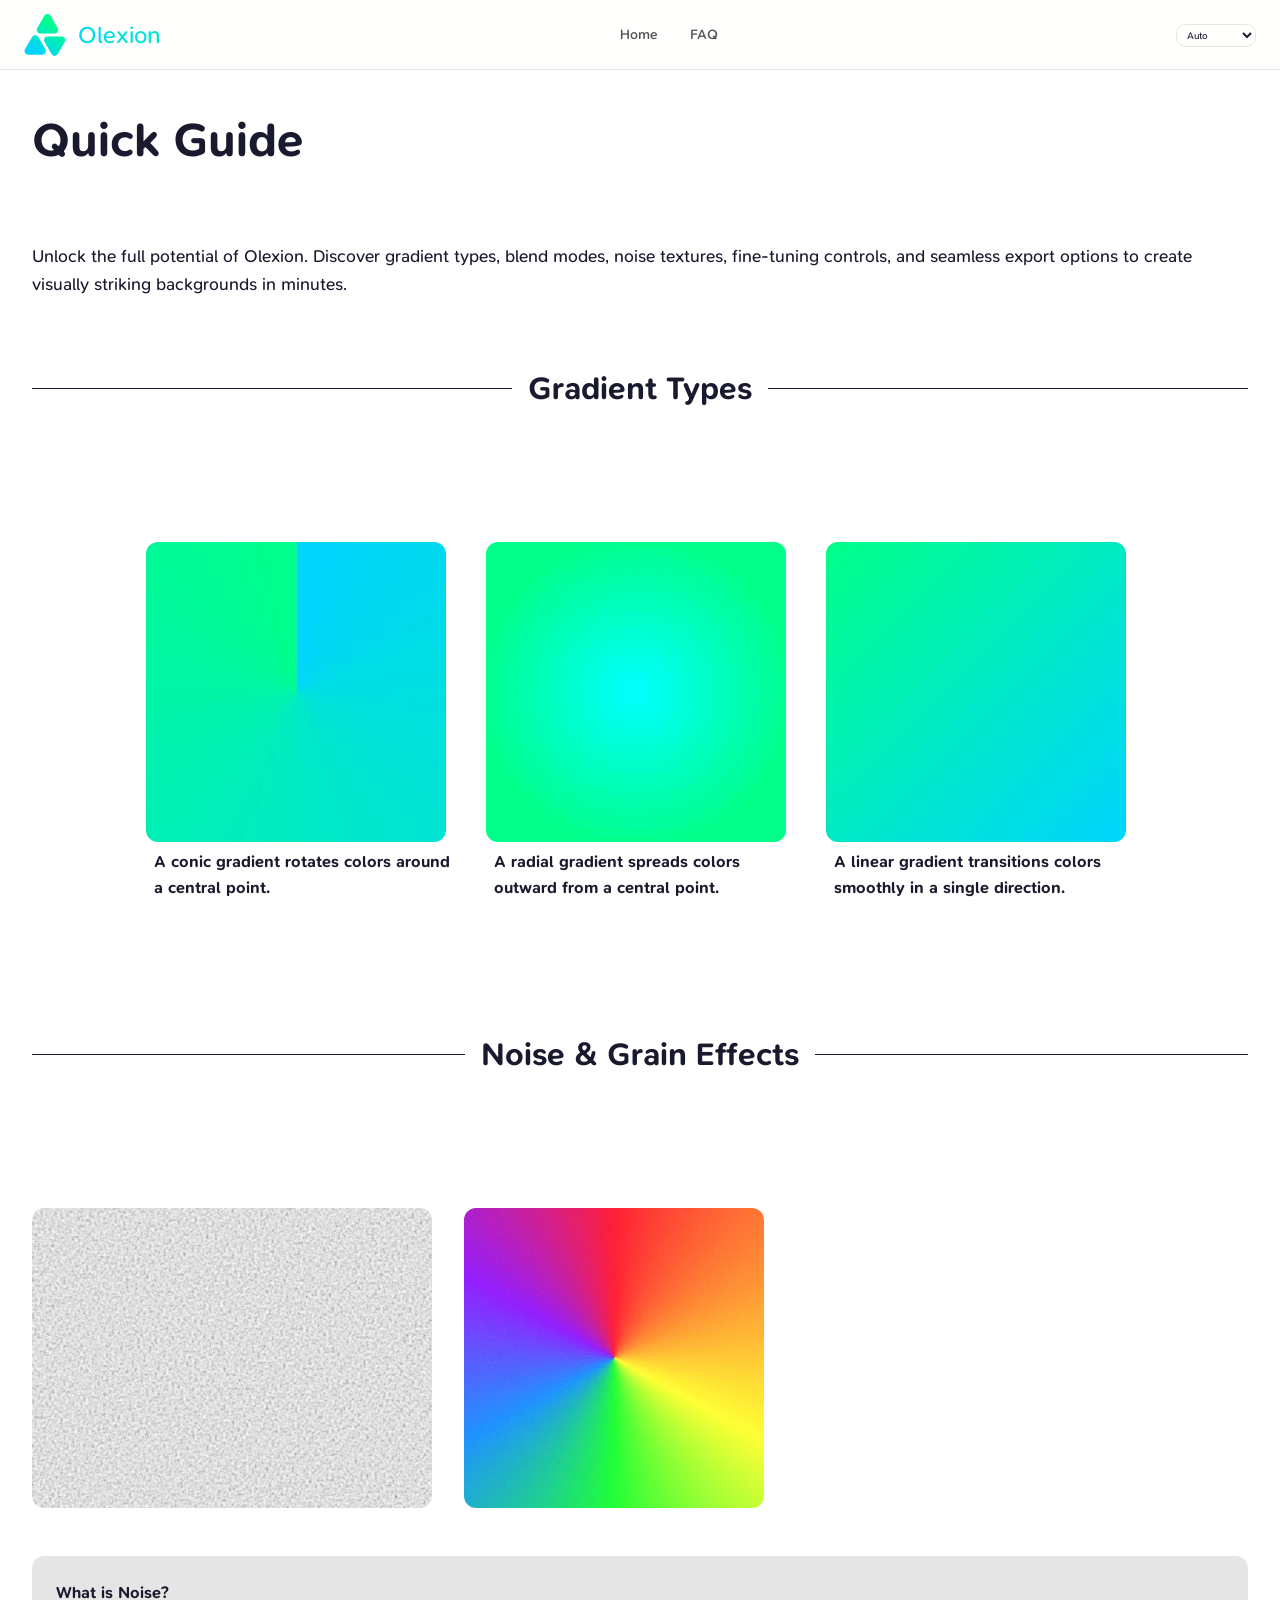
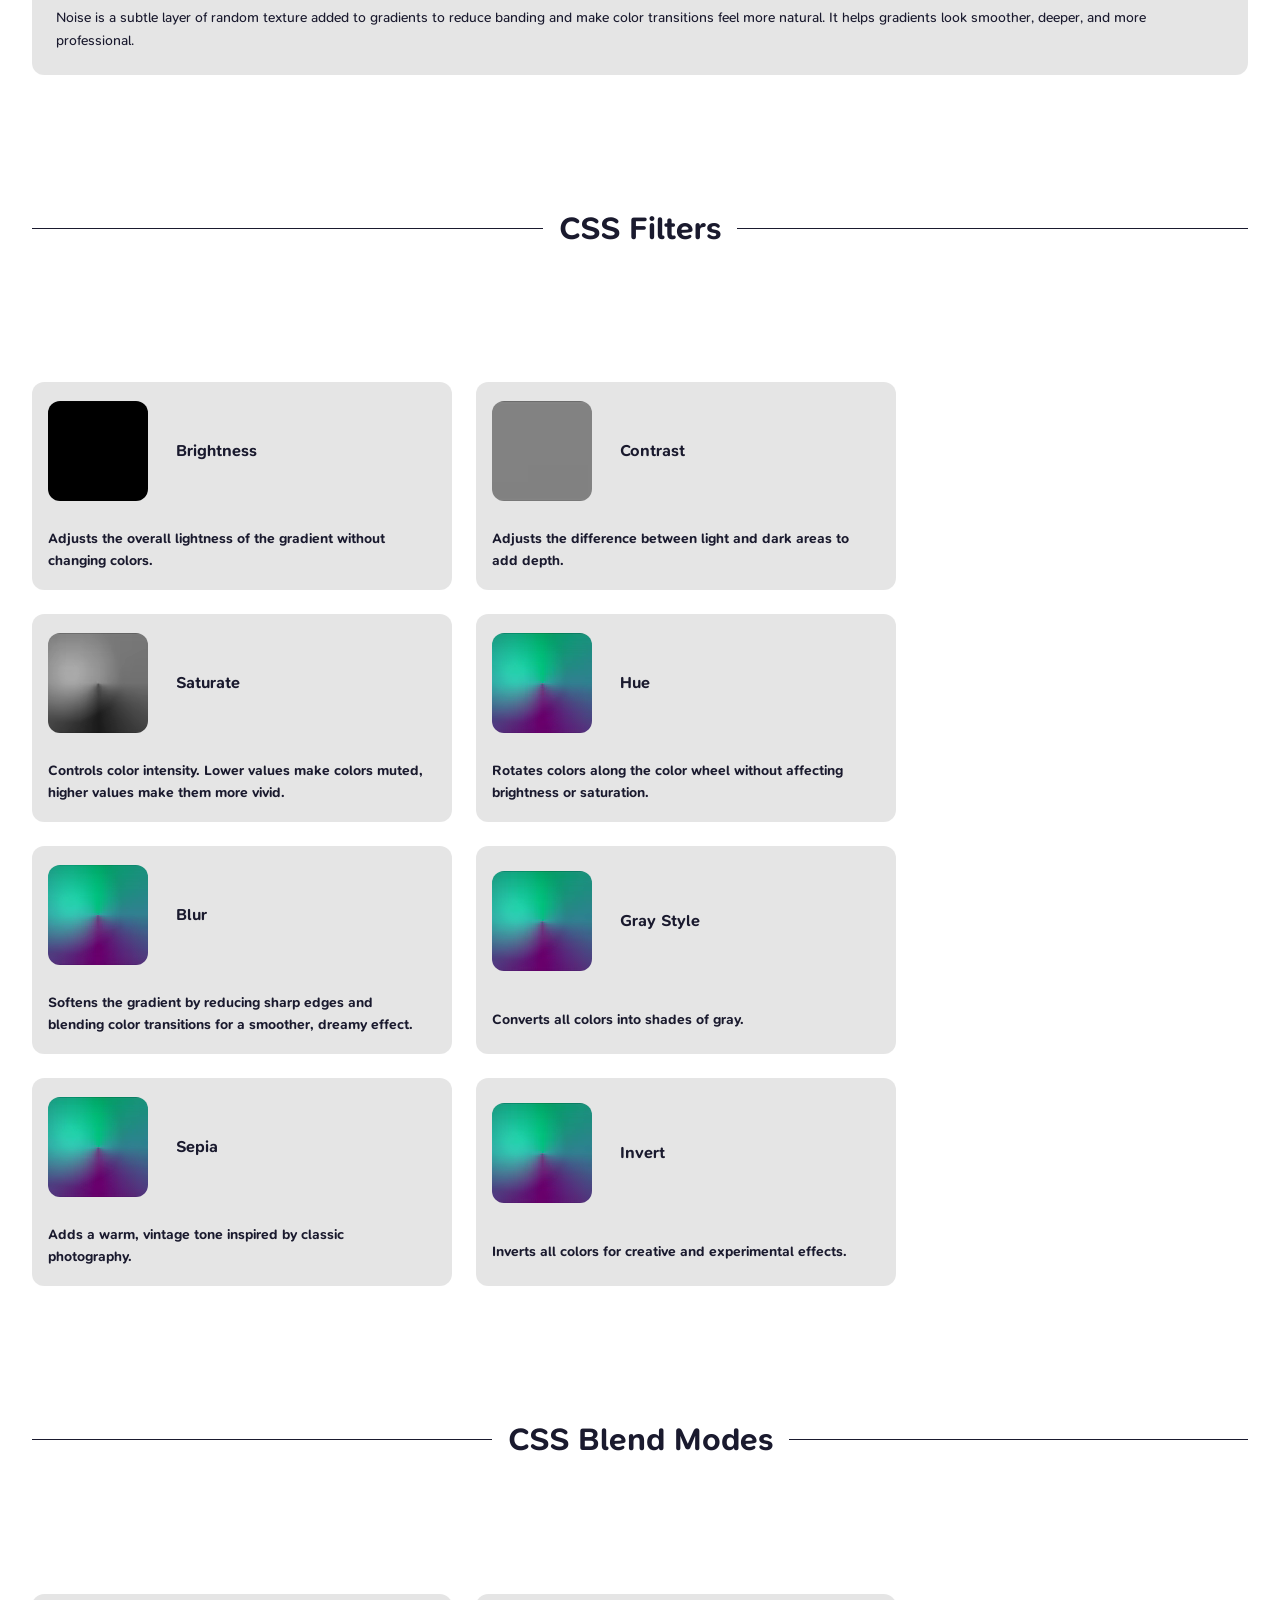
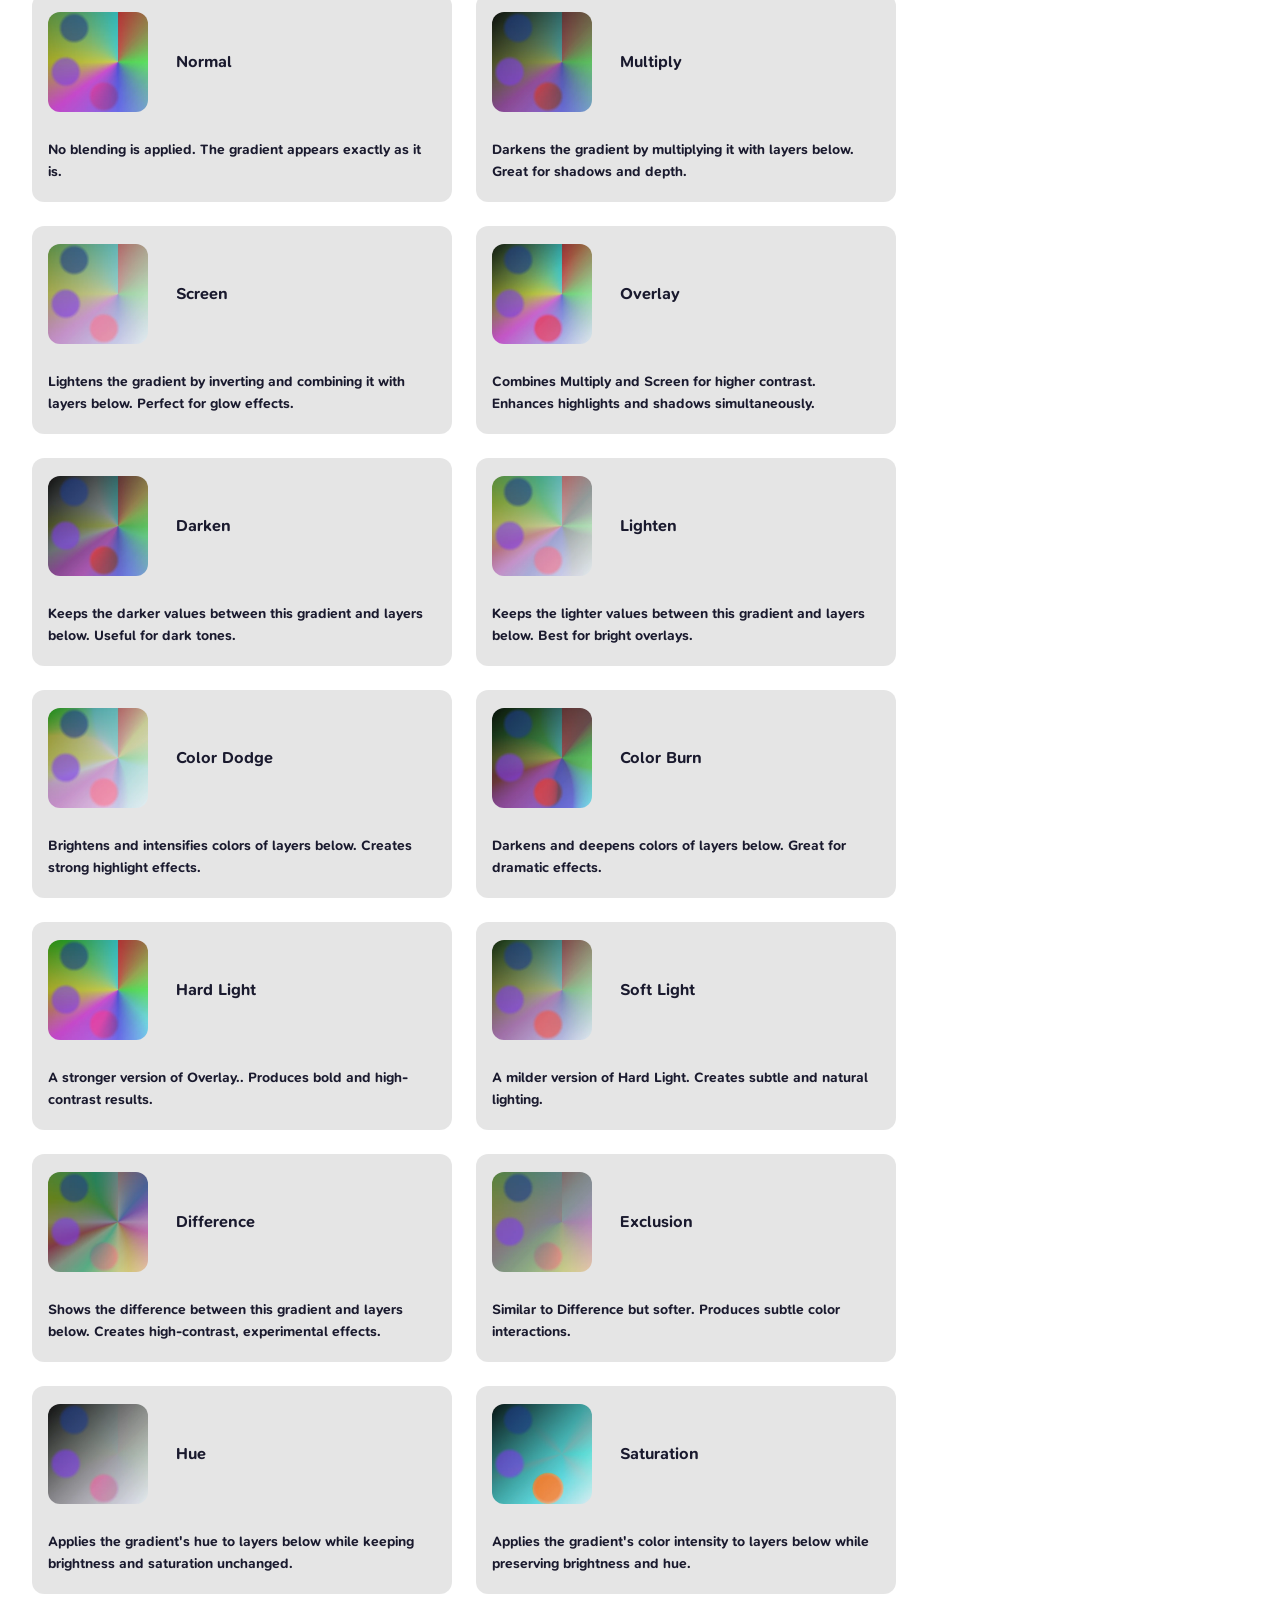
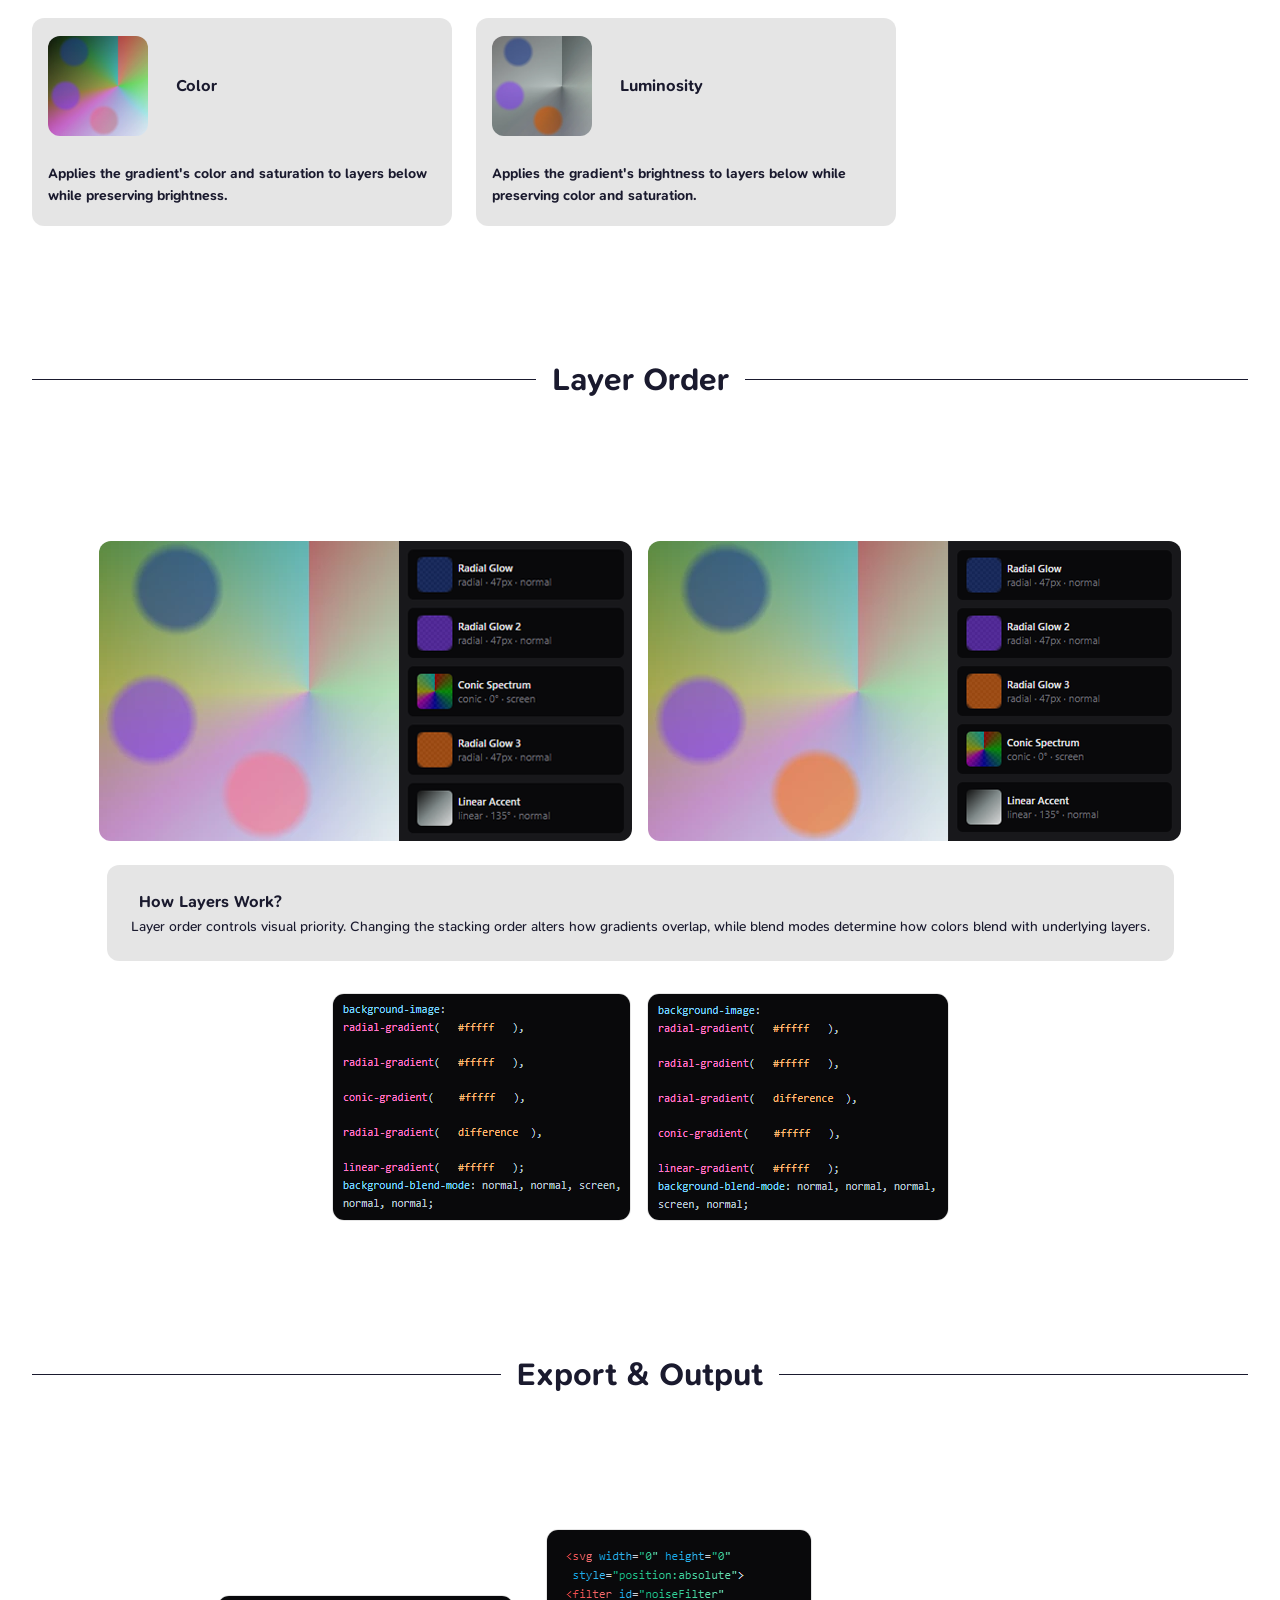
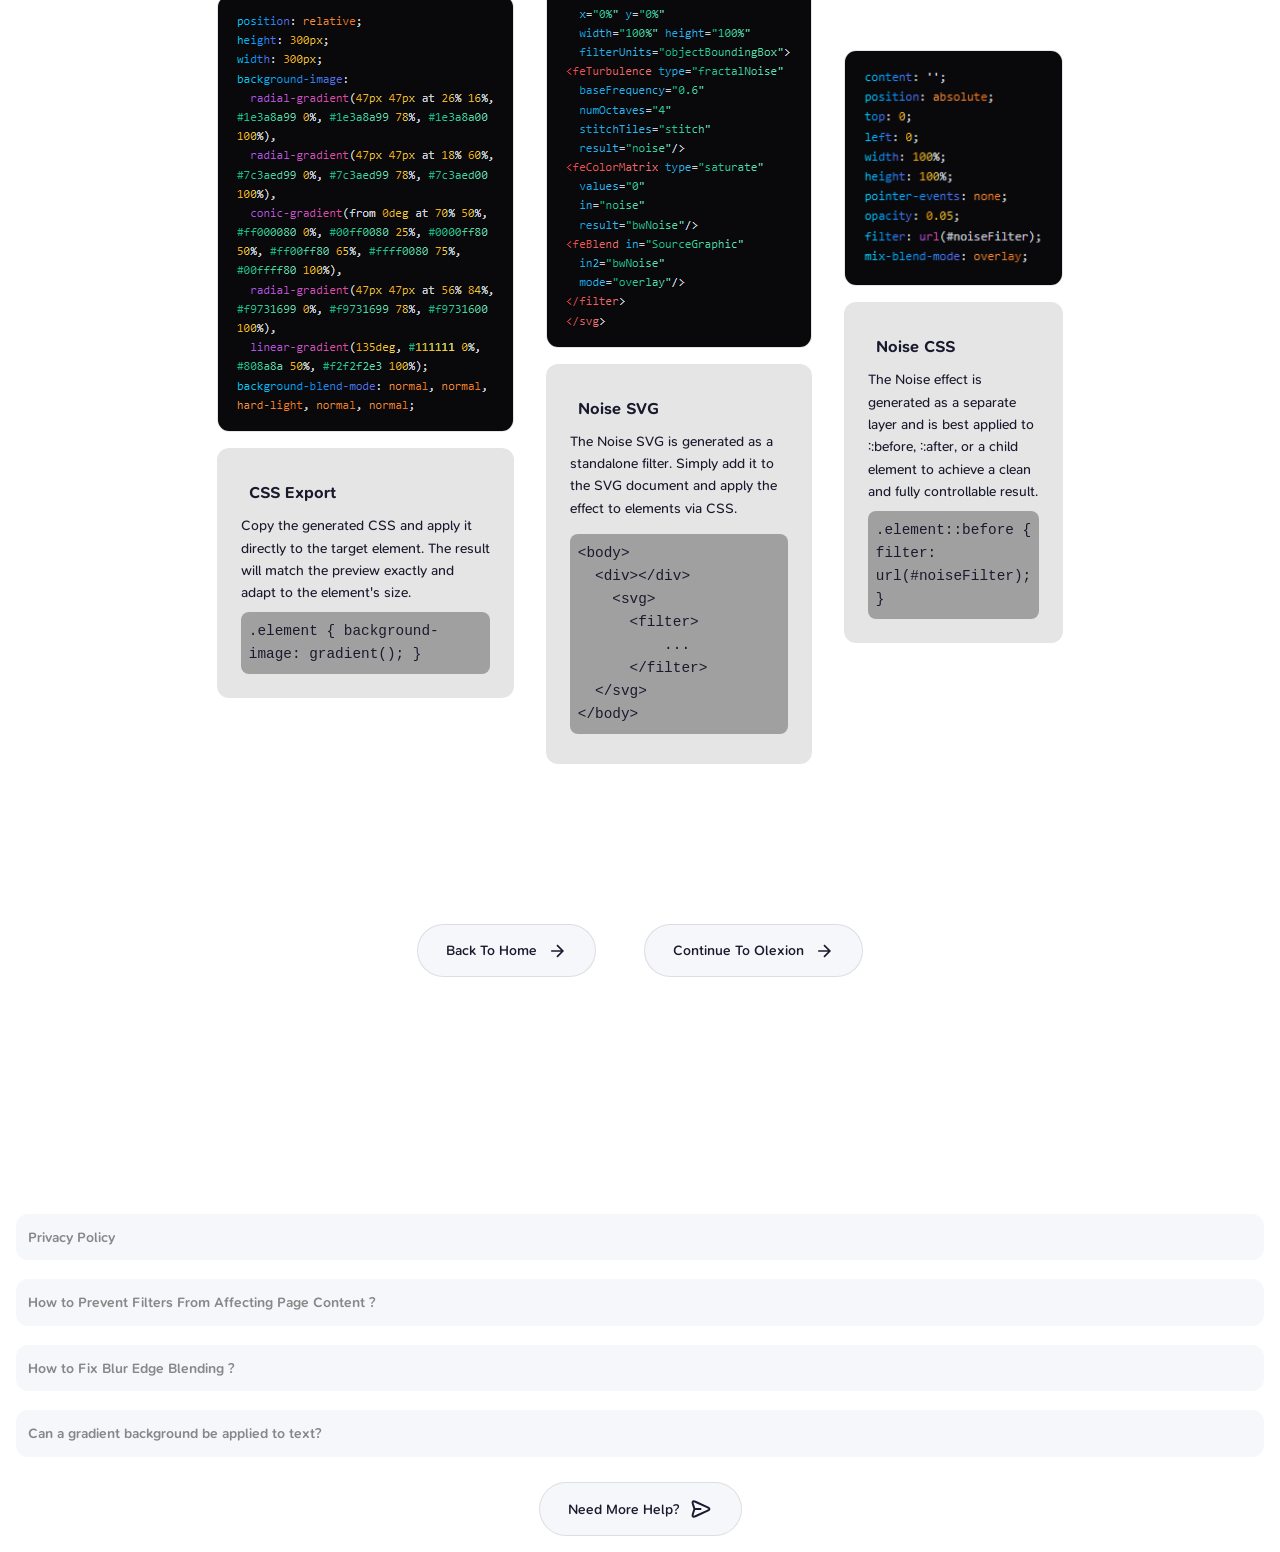
<file: guide.html>
<!DOCTYPE html>
<html lang="en">

<head>
  <meta charset="UTF-8">
  <meta name="viewport" content="width=device-width, initial-scale=1.0">

  <!-- Primary Meta Tags -->
  <title>Olexion - Guide</title>
  <meta name="title" content="Olexion Guide - Learn Gradients, Noise, Filters & Blend Modes">
  <meta name="description"
    content="Quick guide to master gradient design. Learn about linear, radial, conic gradients, noise effects, CSS filters, blend modes, layers, and export options.">
  <meta name="keywords"
    content="gradient guide, CSS gradient tutorial, noise effect, blend modes, gradient filters, linear gradient, radial gradient, conic gradient, layer stacking, CSS export">
  <meta name="author" content="Olexion">
  <meta name="robots" content="index, follow">

  <!-- Canonical URL -->
  <link rel="canonical" href="https://Olexion.com/guide.html">

  <!-- Open Graph / Facebook -->
  <meta property="og:type" content="article">
  <meta property="og:url" content="https://Olexion.com/guide.html">
  <meta property="og:title" content="Olexion Guide - Learn Gradients, Noise & Effects">
  <meta property="og:description"
    content="Quick guide to master gradient design. Learn about gradients, noise effects, filters, blend modes, and export options.">
  <meta property="og:image" content="https://Olexion.com/og-image.webp">
  <meta property="og:site_name" content="Olexion">

  <!-- Twitter Card -->
  <meta name="twitter:card" content="summary_large_image">
  <meta name="twitter:url" content="https://Olexion.com/guide.html">
  <meta name="twitter:title" content="Olexion Guide">
  <meta name="twitter:description"
    content="Quick guide to master gradient design with noise, filters, and blend modes.">
  <meta name="twitter:image" content="https://Olexion.com/og-image.webp">
  <meta name="twitter:creator" content="@GDesignerHQ">

  <!-- Theme -->
  <meta name="theme-color" content="#1c1c1c">

  <!-- Favicons -->
  <link rel="icon" type="image/svg+xml" href="./LOGO.svg" />
  <link rel="icon" type="image/png" sizes="32x32" href="./logo-32.png" />
  <link rel="apple-touch-icon" sizes="180x180" href="./logo-180.png">

  <!-- Stylesheets -->
  <link rel="stylesheet" href="./css/style.css">
  <link rel="stylesheet" href="./css/guide.css">

  <!-- Structured Data - Article -->
  <script type="application/ld+json">
  {
    "@context": "https://schema.org",
    "@type": "Article",
    "headline": "Olexion Quick Guide",
    "description": "Learn about gradients, noise effects, filters, blend modes, layers, and export options.",
    "author": {
      "@type": "Organization",
      "name": "Olexion"
    },
    "publisher": {
      "@type": "Organization",
      "name": "Olexion",
      "logo": {
        "@type": "ImageObject",
        "url": "https://Olexion.com/LOGO.svg"
      }
    },
    "datePublished": "2026-01-10",
    "mainEntityOfPage": "https://Olexion.com/guide.html"
  }
  </script>

  <!-- Structured Data - BreadcrumbList -->
  <script type="application/ld+json">
  {
    "@context": "https://schema.org",
    "@type": "BreadcrumbList",
    "itemListElement": [
      {
        "@type": "ListItem",
        "position": 1,
        "name": "Home",
        "item": "https://Olexion.com/"
      },
      {
        "@type": "ListItem",
        "position": 2,
        "name": "Guide",
        "item": "https://Olexion.com/guide.html"
      }
    ]
  }
  </script>
  <meta charset="UTF-8">
  <meta name="viewport" content="width=device-width, initial-scale=1.0">

  <!-- Primary Meta Tags -->
  <title>Olexion Guide - Learn Gradients, Noise, Filters & Blend Modes</title>
  <meta name="title" content="Olexion Guide - Learn Gradients, Noise, Filters & Blend Modes">
  <meta name="description"
    content="Quick guide to master gradient design. Learn about linear, radial, conic gradients, noise effects, CSS filters, blend modes, layers, and export options.">
  <meta name="author" content="Olexion">
  <meta name="robots" content="index, follow, max-image-preview:large">

  <!-- Canonical -->
  <link rel="canonical" href="https://olexion.com/guide.html">

  <!-- Open Graph -->
  <meta property="og:type" content="article">
  <meta property="og:url" content="https://olexion.com/guide.html">
  <meta property="og:title" content="Olexion Guide - Learn Gradients, Noise & Effects">
  <meta property="og:description"
    content="Quick guide to master gradient design with noise, filters, blend modes and export options.">
  <meta property="og:image" content="https://olexion.com/og-image.webp">
  <meta property="og:image:type" content="image/webp">
  <meta property="og:image:width" content="1200">
  <meta property="og:image:height" content="630">
  <meta property="og:site_name" content="Olexion">
  <meta property="og:locale" content="en_US">

  <!-- Twitter -->
  <meta name="twitter:card" content="summary_large_image">
  <meta name="twitter:url" content="https://olexion.com/guide.html">
  <meta name="twitter:title" content="Olexion Guide">
  <meta name="twitter:description"
    content="Quick guide to master gradient design with noise, filters, and blend modes.">
  <meta name="twitter:image" content="https://olexion.com/og-image.webp">
  <meta name="twitter:image:alt" content="Olexion Guide Preview">
  <meta name="twitter:creator" content="@GDesignerHQ">

  <!-- Theme -->
  <meta name="theme-color" content="#1c1c1c">

  <!-- PWA -->
  <meta name="mobile-web-app-capable" content="yes">
  <meta name="apple-mobile-web-app-capable" content="yes">
  <meta name="apple-mobile-web-app-status-bar-style" content="black-translucent">
  <meta name="apple-mobile-web-app-title" content="Olexion">

  <!-- Icons -->
  <link rel="icon" type="image/png" sizes="32x32" href="./logo-32.png">
  <link rel="icon" type="image/svg+xml" href="./LOGO.svg">
  <link rel="apple-touch-icon" sizes="180x180" href="./logo-180.png">

  <!-- Styles -->
  <link rel="stylesheet" href="./css/style.css">
  <link rel="stylesheet" href="./css/guide.css">

  <!-- Structured Data - Article -->
  <script type="application/ld+json">
  {
    "@context": "https://schema.org",
    "@type": "Article",
    "headline": "Olexion Guide",
    "description": "Learn about gradients, noise effects, filters, blend modes, layers, and export options.",
    "image": "https://olexion.com/og-image.webp",
    "author": {
      "@type": "Organization",
      "name": "Olexion"
    },
    "publisher": {
      "@type": "Organization",
      "name": "Olexion",
      "logo": {
        "@type": "ImageObject",
        "url": "https://olexion.com/LOGO.svg"
      }
    },
    "datePublished": "2026-01-10",
    "dateModified": "2026-02-23",
    "mainEntityOfPage": "https://olexion.com/guide.html"
  }
  </script>

  <!-- Breadcrumb -->
  <script type="application/ld+json">
  {
    "@context": "https://schema.org",
    "@type": "BreadcrumbList",
    "itemListElement": [
      {
        "@type": "ListItem",
        "position": 1,
        "name": "Home",
        "item": "https://olexion.com/"
      },
      {
        "@type": "ListItem",
        "position": 2,
        "name": "Guide",
        "item": "https://olexion.com/guide.html"
      }
    ]
  }
  </script>
</head>

<body>
  <!-- Header -->
  <header class="header" role="banner">
    <div class="header-left">
      <a href="./editor.html" class="header-brand" aria-label="Olexion Home">
        <img class="header-logo" src="./LOGO.svg" alt="Olexion Logo" width="48" height="48">
        <h3 class="header-name">Olexion</h3>
      </a>
    </div>

    <nav class="header-nav" role="navigation" aria-label="Main navigation">
      <ul class="nav-list">
        <li><a class="nav-link" href="./index.html">Home</a></li>
        <li><a class="nav-link" href="#FAQ">FAQ</a></li>
      </ul>
    </nav>

    <div class="header-right">
      <div class="theme-select">
        <label for="themeSelect" class="visually-hidden">Choose theme</label>
        <select id="themeSelect" aria-label="Theme selector">
          <option value="auto">Auto</option>
          <option value="dark">Dark</option>
          <option value="light">Light</option>
          <option value="deep-dark">Deep Dark</option>
          <option value="midnight">Midnight</option>
        </select>
      </div>
    </div>
  </header>

  <main role="main">
    <h1>Quick Guide</h1>
    <p class="guide-intro">
      Unlock the full potential of Olexion. Discover gradient types, blend modes, noise textures, fine-tuning
      controls, and seamless export options to create visually striking backgrounds in minutes.
    </p>

    <!-- Gradient Types Section -->
    <h2 class="section-title">
      <span class="title-decoration" aria-hidden="true"></span>
      Gradient Types
      <span class="title-decoration" aria-hidden="true"></span>
    </h2>
    <section class="container Gradient">
      <div>
        <img src="./img/conic-gradient.webp" alt="Conic gradient example" loading="lazy">
        <h3 class="gradient-text">A conic gradient rotates colors around a central point.</h3>
      </div>
      <div>
        <img src="./img/radial-gradient.webp" alt="Radial gradient example" loading="lazy">
        <h3 class="gradient-text">A radial gradient spreads colors outward from a central point.</h3>
      </div>
      <div>
        <img src="./img/linear-gradient.webp" alt="Linear gradient example" loading="lazy">
        <h3 class="gradient-text">A linear gradient transitions colors smoothly in a single direction.</h3>
      </div>
    </section>

    <!-- Noise & Grain Effects Section -->
    <h2 class="section-title">
      <span class="title-decoration" aria-hidden="true"></span>
      Noise & Grain Effects
      <span class="title-decoration" aria-hidden="true"></span>
    </h2>
    <section class="container">
      <img src="./img/noise.webp" alt="Noise texture" loading="lazy">
      <img src="./img/gradient-noise.webp" alt="Gradient with noise effect" loading="lazy">
      <div class="description-box">
        <h3>What is Noise?</h3>
        <p>Noise is a subtle layer of random texture added to gradients to reduce banding and make color
          transitions feel more natural. It helps gradients look smoother, deeper, and more professional.</p>
      </div>
    </section>

    <!-- CSS Filters Section -->
    <h2 class="section-title">
      <span class="title-decoration" aria-hidden="true"></span>
      CSS Filters
      <span class="title-decoration" aria-hidden="true"></span>
    </h2>
    <section class="container Filter">
      <div class="Filter-box">
        <video autoplay loop muted playsinline>
          <source src="./video/brightness.webm" type="video/webm">
        </video>
        <h3>Brightness</h3>
        <h4>Adjusts the overall lightness of the gradient without changing colors.</h4>
      </div>
      <div class="Filter-box">
        <video autoplay loop muted playsinline>
          <source src="./video/contrast.webm" type="video/webm">
        </video>
        <h3>Contrast</h3>
        <h4>Adjusts the difference between light and dark areas to add depth.</h4>
      </div>
      <div class="Filter-box">
        <video autoplay loop muted playsinline>
          <source src="./video/saturate.webm" type="video/webm">
        </video>
        <h3>Saturate</h3>
        <h4>Controls color intensity. Lower values make colors muted, higher values make them more vivid.</h4>
      </div>
      <div class="Filter-box">
        <video autoplay loop muted playsinline>
          <source src="./video/hue.webm" type="video/webm">
        </video>
        <h3>Hue</h3>
        <h4>Rotates colors along the color wheel without affecting brightness or saturation.</h4>
      </div>
      <div class="Filter-box">
        <video autoplay loop muted playsinline>
          <source src="./video/blur.webm" type="video/webm">
        </video>
        <h3>Blur</h3>
        <h4>Softens the gradient by reducing sharp edges and blending color transitions for a smoother, dreamy effect.
        </h4>
      </div>
      <div class="Filter-box">
        <video autoplay loop muted playsinline>
          <source src="./video/graystyle.webm" type="video/webm">
        </video>
        <h3>Gray Style</h3>
        <h4>Converts all colors into shades of gray.</h4>
      </div>
      <div class="Filter-box">
        <video autoplay loop muted playsinline>
          <source src="./video/sepia.webm" type="video/webm">
        </video>
        <h3>Sepia</h3>
        <h4>Adds a warm, vintage tone inspired by classic photography.</h4>
      </div>
      <div class="Filter-box">
        <video autoplay loop muted playsinline>
          <source src="./video/invert.webm" type="video/webm">
        </video>
        <h3>Invert</h3>
        <h4>Inverts all colors for creative and experimental effects.</h4>
      </div>
    </section>

    <!-- CSS Blend Modes Section -->
    <h2 class="section-title">
      <span class="title-decoration" aria-hidden="true"></span>
      CSS Blend Modes
      <span class="title-decoration" aria-hidden="true"></span>
    </h2>
    <section class="container blend">
      <div class="Blend-box">
        <img class="blend-img" src="./img/blend-modes/normal.webp" alt="Normal blend mode" loading="lazy">
        <h3>Normal</h3>
        <h4>No blending is applied. The gradient appears exactly as it is.</h4>
      </div>

      <div class="Blend-box">
        <img class="blend-img" src="./img/blend-modes/multiply.webp" alt="Multiply blend mode" loading="lazy">
        <h3>Multiply</h3>
        <h4>Darkens the gradient by multiplying it with layers below. Great for shadows and depth.</h4>
      </div>

      <div class="Blend-box">
        <img class="blend-img" src="./img/blend-modes/screen.webp" alt="Screen blend mode" loading="lazy">
        <h3>Screen</h3>
        <h4>Lightens the gradient by inverting and combining it with layers below. Perfect for glow effects.</h4>
      </div>

      <div class="Blend-box">
        <img class="blend-img" src="./img/blend-modes/overlay.webp" alt="Overlay blend mode" loading="lazy">
        <h3>Overlay</h3>
        <h4>Combines Multiply and Screen for higher contrast. Enhances highlights and shadows simultaneously.</h4>
      </div>

      <div class="Blend-box">
        <img class="blend-img" src="./img/blend-modes/darken.webp" alt="Darken blend mode" loading="lazy">
        <h3>Darken</h3>
        <h4>Keeps the darker values between this gradient and layers below. Useful for dark tones.</h4>
      </div>

      <div class="Blend-box">
        <img class="blend-img" src="./img/blend-modes/lighten.webp" alt="Lighten blend mode" loading="lazy">
        <h3>Lighten</h3>
        <h4>Keeps the lighter values between this gradient and layers below. Best for bright overlays.</h4>
      </div>

      <div class="Blend-box">
        <img class="blend-img" src="./img/blend-modes/color-dodge.webp" alt="Color Dodge blend mode" loading="lazy">
        <h3>Color Dodge</h3>
        <h4>Brightens and intensifies colors of layers below. Creates strong highlight effects.</h4>
      </div>

      <div class="Blend-box">
        <img class="blend-img" src="./img/blend-modes/color-burn.webp" alt="Color Burn blend mode" loading="lazy">
        <h3>Color Burn</h3>
        <h4>Darkens and deepens colors of layers below. Great for dramatic effects.</h4>
      </div>

      <div class="Blend-box">
        <img class="blend-img" src="./img/blend-modes/hard-light.webp" alt="Hard Light blend mode" loading="lazy">
        <h3>Hard Light</h3>
        <h4>A stronger version of Overlay.. Produces bold and high-contrast results.</h4>
      </div>

      <div class="Blend-box">
        <img class="blend-img" src="./img/blend-modes/soft-light.webp" alt="Soft Light blend mode" loading="lazy">
        <h3>Soft Light</h3>
        <h4>A milder version of Hard Light. Creates subtle and natural lighting.</h4>
      </div>

      <div class="Blend-box">
        <img class="blend-img" src="./img/blend-modes/difference.webp" alt="Difference blend mode" loading="lazy">
        <h3>Difference</h3>
        <h4>Shows the difference between this gradient and layers below. Creates high-contrast, experimental effects.
        </h4>
      </div>

      <div class="Blend-box">
        <img class="blend-img" src="./img/blend-modes/exclusion.webp" alt="Exclusion blend mode" loading="lazy">
        <h3>Exclusion</h3>
        <h4>Similar to Difference but softer. Produces subtle color interactions.</h4>
      </div>

      <div class="Blend-box">
        <img class="blend-img" src="./img/blend-modes/hue.webp" alt="Hue blend mode" loading="lazy">
        <h3>Hue</h3>
        <h4>Applies the gradient's hue to layers below while keeping brightness and saturation unchanged.</h4>
      </div>

      <div class="Blend-box">
        <img class="blend-img" src="./img/blend-modes/saturation.webp" alt="Saturation blend mode" loading="lazy">
        <h3>Saturation</h3>
        <h4>Applies the gradient's color intensity to layers below while preserving brightness and hue.</h4>
      </div>

      <div class="Blend-box">
        <img class="blend-img" src="./img/blend-modes/color.webp" alt="Color blend mode" loading="lazy">
        <h3>Color</h3>
        <h4>Applies the gradient's color and saturation to layers below while preserving brightness.</h4>
      </div>

      <div class="Blend-box">
        <img class="blend-img" src="./img/blend-modes/luminosity.webp" alt="Luminosity blend mode" loading="lazy">
        <h3>Luminosity</h3>
        <h4>Applies the gradient's brightness to layers below while preserving color and saturation.</h4>
      </div>
    </section>

    <!-- Layer Order & Stacking Section -->
    <h2 class="section-title">
      <span class="title-decoration" aria-hidden="true"></span>
      Layer Order
      <span class="title-decoration" aria-hidden="true"></span>
    </h2>
    <section class="container layer">
      <div class="layer-img">
        <img src="./img/radial-down.webp" alt="Layer order example - bottom" loading="lazy">
        <img src="./img/radial-up.webp" alt="Layer order example - top" loading="lazy">
        <div class="description-box">
          <h3>How Layers Work?</h3>
          <p>Layer order controls visual priority. Changing the stacking order alters how gradients overlap, while
            blend modes determine how colors blend with underlying layers.</p>
        </div>
      </div>
      <div class="layer-code-img">
        <img src="./img/radial-down-code.webp" alt="CSS code for bottom layer" loading="lazy">
        <img src="./img/radial-up-code.webp" alt="CSS code for top layer" loading="lazy">
      </div>
    </section>

    <!-- Export & Output Options Section -->
    <h2 class="section-title">
      <span class="title-decoration" aria-hidden="true"></span>
      Export & Output
      <span class="title-decoration" aria-hidden="true"></span>
    </h2>
    <section class="container Output">
      <div id="css-output">
        <img src="./img/css.webp" alt="CSS export preview" loading="lazy">
        <div class="description-box">
          <h3>CSS Export</h3>
          <p>Copy the generated CSS and apply it directly to the target element. The result will match the preview
            exactly and adapt to the element's size.</p>
          <code>.element { background-image: gradient(); }</code>
        </div>
      </div>
      <div id="noise-svg">
        <img src="./img/noise-svg.webp" alt="Noise SVG export" loading="lazy">
        <div class="description-box">
          <h3>Noise SVG</h3>
          <p>The Noise SVG is generated as a standalone filter. Simply add it to the SVG document and apply the effect
            to elements via CSS.</p>
          <pre>
  <code>&lt;body&gt;
  &lt;div&gt;&lt;/div&gt;
    &lt;svg&gt;
      &lt;filter&gt;
          ...
      &lt;/filter&gt;
  &lt;/svg&gt;
&lt;/body&gt;</code>
</pre>
        </div>
      </div>
      <div id="noise-css">
        <img src="./img/noise-css.webp" alt="Noise CSS export" loading="lazy">
        <div class="description-box">
          <h3>Noise CSS</h3>
          <p>The Noise effect is generated as a separate layer and is best applied to ::before, ::after, or a child
            element to achieve a clean and fully controllable result.</p>
          <code>.element::before { filter: url(#noiseFilter); }</code>
        </div>
      </div>
    </section>
  </main>

  <section class="nav">
    <a href="./index.html">
      Back To Home
      <svg width="20" height="20" viewBox="0 0 24 24" fill="none" stroke="currentColor" stroke-width="2"
        aria-hidden="true">
        <path d="M5 12h14M12 5l7 7-7 7" />
      </svg>
    </a>
    <a href="./editor.html">
      Continue To Olexion
      <svg width="20" height="20" viewBox="0 0 24 24" fill="none" stroke="currentColor" stroke-width="2"
        aria-hidden="true">
        <path d="M5 12h14M12 5l7 7-7 7" />
      </svg>
    </a>
  </section>

  <h2 class="section-title">
    <span class="title-decoration" aria-hidden="true"></span>
    FAQ
    <span class="title-decoration" aria-hidden="true"></span>
  </h2>
  <section id="FAQ">
    <div class="accordion">
      <div class="accordion-header">
        <div class="accordion-title">Privacy Policy</div>
      </div>
      <div class="accordion-content">
        <p>
          Olexion does not collect, store, process, or transmit any personal user data to any server.
          All processing is performed entirely within the user's browser (client-side).
          We do not use tracking cookies, analytics systems, or any mechanisms for collecting personal information.
          Your privacy is important to us, and your data remains completely under your control.
        </p>
      </div>
    </div>
    <div class="accordion">
      <div class="accordion-header">
        <div class="accordion-title">How to Prevent Filters From Affecting Page Content ?</div>
      </div>
      <div class="accordion-content">
        <p>By creating a separate container for the background and applying position: absolute with top, right, bottom,
          and left: 0, the background can be separated from the main content and placed behind it. This approach
          prevents background effects or filters from affecting the main content. The container must also have a defined
          width and height.</p>
        <pre>
              <code>&lt;div class="container"&gt;
  &lt;div class="background"&gt;&lt;/div&gt;
  &lt;div&gt;
    contents ...
  &lt;/div&gt;
&lt;/div&gt;</code>
</pre>
        <p>container</p>
        <pre>
  <code>position: relative;</code>
</pre>
        <p>background</p>
        <pre>
  <code>position: absolute;
top: 0;
right: 0;
bottom: 0;
left: 0;</code>
</pre>
      </div>
    </div>
    <div class="accordion">
      <div class="accordion-header">
        <div class="accordion-title">How to Fix Blur Edge Blending ?</div>
      </div>
      <div class="accordion-content">
        <p>
          When applying a blur filter, the effect may extend beyond the element's boundaries,
          causing unwanted edge bleeding.
        </p>

        <p>
          To prevent the blur from overflowing outside the container, set
          <code>overflow: hidden;</code> on the parent element.
        </p>
        <img src="./img/edge-blur.webp" alt="Blur overflow example">

        <p>
          Additionally, edge blending artifacts can be reduced by slightly increasing
          the scale of the blurred element using
          <code>transform: scale(1.05);</code>
        </p>
        <img src="./img/edge-shadow.webp" alt="Blur edge artifact example">

        <p>
          This technique ensures smoother edges while keeping the blur visually contained.
        </p>
        <img src="./img/edge-fix.webp" alt="Fixed blur edge result">
      </div>
    </div>
    <div class="accordion">
      <div class="accordion-header">
        <div class="accordion-title">Can a gradient background be applied to text?</div>
      </div>
      <div class="accordion-content">
        <p>
          Yes, but CSS does not support gradients directly through the color property.
          To create a gradient text effect, you apply a gradient as the background and use text clipping so the gradient
          is displayed only within the text glyphs.
        </p>
        <img src="./img/gradient.webp" alt="gradient">
        <img src="./img/gradient-text.webp" alt="gradient text">
        <pre>
              <code>-webkit-background-clip: text;
-webkit-text-fill-color: transparent;</code>
            </pre>
      </div>
    </div>

    </div>
    <a href="mailto:support@olexion.com">
      Need More Help?
      <svg width="24" height="24" viewBox="0 0 24 24" fill="none" xmlns="http://www.w3.org/2000/svg">
        <path
          d="M11.5003 12H5.41872M5.24634 12.7972L4.24158 15.7986C3.69128 17.4424 3.41613 18.2643 3.61359 18.7704C3.78506 19.21 4.15335 19.5432 4.6078 19.6701C5.13111 19.8161 5.92151 19.4604 7.50231 18.7491L17.6367 14.1886C19.1797 13.4942 19.9512 13.1471 20.1896 12.6648C20.3968 12.2458 20.3968 11.7541 20.1896 11.3351C19.9512 10.8529 19.1797 10.5057 17.6367 9.81135L7.48483 5.24303C5.90879 4.53382 5.12078 4.17921 4.59799 4.32468C4.14397 4.45101 3.77572 4.78336 3.60365 5.22209C3.40551 5.72728 3.67772 6.54741 4.22215 8.18767L5.24829 11.2793C5.34179 11.561 5.38855 11.7019 5.407 11.8459C5.42338 11.9738 5.42321 12.1032 5.40651 12.231C5.38768 12.375 5.34057 12.5157 5.24634 12.7972Z"
          stroke-width="2" stroke-linecap="round" stroke-linejoin="round"></path>
      </svg>
    </a>
  </section>
  <script src="./js/script.js"></script>
  <script src="./js/guide.js"></script>
</body>

</html>
</file>
<file: css/index.css>
/* ========================================
   HEADER
======================================== */
.header {
  position: sticky;
  top: 0;
  z-index: var(--z-header);
  height: var(--header-height);
  background: var(--bg-transparent);
  backdrop-filter: blur(16px);
  -webkit-backdrop-filter: blur(16px);
  border-bottom: 1px solid var(--border);
  display: flex;
  align-items: center;
  justify-content: space-between;
  padding: 0 24px;
}

.header-left,
.header-right {
  display: flex;
  align-items: center;
  gap: 16px;
}

.header-brand {
  display: flex;
  align-items: center;
  gap: 12px;
}

.header-logo {
  width: 42px;
  height: 42px;
}

.header-name {
  font-size: 1.5rem;
  line-height: 3rem;
  font-weight: normal;
  background: var(--accent-gradient);
  background-size: 200% 200%;
  -webkit-background-clip: text;
  background-clip: text;
  color: transparent;
  animation: gradient-shift 4s ease infinite;
}

.nav-list {
  display: flex;
  gap: 32px;
  list-style: none;
}

.nav-link {
  position: relative;
  font-size: 14px;
  font-weight: 500;
  color: var(--text-secondary);
  padding: 8px 0;
  transition: color var(--transition-fast);
}

.nav-link::after {
  content: '';
  position: absolute;
  bottom: 0;
  left: 0;
  width: 0;
  height: 2px;
  background: var(--accent-gradient);
  transition: width var(--transition-normal);
}

.nav-link:hover {
  color: var(--text-primary);
}

.nav-link:hover::after {
  width: 100%;
}

/* ========================================
   HERO SECTION
======================================== */
@property --rx {
  syntax: '<percentage>';
  inherits: false;
  initial-value: 43%;
}

@property --ry {
  syntax: '<percentage>';
  inherits: false;
  initial-value: 100%;
}

@property --a1 {
  syntax: '<angle>';
  inherits: false;
  initial-value: 212deg;
}

@property --a2 {
  syntax: '<angle>';
  inherits: false;
  initial-value: 77deg;
}

@property --a3 {
  syntax: '<angle>';
  inherits: false;
  initial-value: 296deg;
}

@property --b {
  syntax: '<number>';
  inherits: false;
  initial-value: 1.04;
}

@keyframes moveGradients {
  0% {
    --rx: 43%;
    --ry: 100%;
    --a1: 212deg;
    --a2: 77deg;
    --a3: 296deg;
  }

  25% {
    --rx: 44%;
    --ry: 99%;
    --a1: 262deg;
    --a2: 127deg;
    --a3: 336deg;
  }

  50% {
    --rx: 45%;
    --ry: 98%;
    --a1: 312deg;
    --a2: 177deg;
    --a3: 376deg;
  }

  75% {
    --rx: 44%;
    --ry: 99%;
    --a1: 262deg;
    --a2: 127deg;
    --a3: 336deg;
  }

  100% {
    --rx: 43%;
    --ry: 100%;
    --a1: 212deg;
    --a2: 77deg;
    --a3: 296deg;
  }
}

@keyframes pulseLight {
  0% {
    --b: 1.04;
  }

  50% {
    --b: 1.12;
  }

  100% {
    --b: 1.04;
  }
}

.hero-bg{
  position: absolute;
  left: 0;
  top: 0;
  right: 0;
  bottom: 0;
  background-color: rgba(10, 10, 20, 1);
  background-image:
    radial-gradient(50% 70% at var(--rx) var(--ry),
      rgba(0, 212, 255, 0.7) 0%,
      rgba(0, 212, 255, 0.7) 7%,
      rgba(0, 212, 255, 0) 100%),
    conic-gradient(from var(--a1) at 55% 89%,
      rgba(255, 0, 0, 0) 39%,
      rgba(0, 212, 255, 0.6) 46%,
      rgba(255, 255, 255, 0.4) 48%,
      rgba(249, 249, 249, 0.4) 52%,
      rgba(0, 255, 136, 0.6) 54%,
      rgba(255, 0, 0, 0) 60%),
    conic-gradient(from var(--a2) at 40% 50%,
      rgba(255, 0, 0, 0) 27%,
      rgba(0, 212, 255, 0.7) 46%,
      rgba(255, 255, 255, 0.64) 48%,
      rgba(255, 255, 255, 0.64) 52%,
      rgba(0, 212, 255, 0.7) 54%,
      rgba(255, 0, 0, 0) 75%),
    conic-gradient(from var(--a3) at 27% 10%,
      rgba(255, 0, 0, 0) 10%,
      rgba(0, 255, 136, 0.29) 46%,
      rgba(255, 255, 255, 0.4) 48%,
      rgba(249, 249, 249, 0.4) 52%,
      rgba(0, 255, 136, 0.61) 54%,
      rgba(255, 0, 0, 0) 60%);

  background-blend-mode: luminosity;
  filter: brightness(var(--b)) contrast(130%) saturate(100%) blur(10px);

  transform: scale(1.05);

  animation:
    moveGradients 25s ease-in-out infinite,
    pulseLight 6s ease-in-out infinite alternate;
}

.hero-bg::before {
  content: '';
  position: absolute;
  top: 0;
  left: 0;
  width: 100%;
  height: 100%;
  pointer-events: none;
  background: linear-gradient(to top, rgba(0, 0, 0, 0.6) 0%, rgba(0, 0, 0, 0.3) 25%, transparent 100%), linear-gradient(90deg, rgba(0, 0, 0, 0.5) 0%, transparent 20%);
}

.hero-section {
  height: 93svh;
  position: relative;
  overflow: hidden;
}

.hero-section::after {
  content: '';
  position: absolute;
  top: 0;
  left: 0;
  width: 100%;
  height: 100%;
  pointer-events: none;
  opacity: 0.8;
  filter: url(#noiseFilter);
  mix-blend-mode: soft-light;
}

.hero-content {
  position: relative;
  z-index: 2;
  max-width: var(--container-max);
  margin: 0 auto;
  width: 100%;
  padding: 1rem;
}

.hero-header {
  margin-bottom: 40px;
}

.hero-title {
  font-size: 5rem;
  line-height: 10rem;
  font-weight: normal;
  background: var(--accent-gradient);
  background-size: 200% 200%;
  -webkit-background-clip: text;
  background-clip: text;
  color: transparent;
  animation: gradient-shift 4s ease infinite;
  margin-bottom: 12px;
}

.hero-subtitle {
  font-size: 1.5rem;
  color: rgba(255, 255, 255, 0.7);
  font-weight: 400;
}

@keyframes gradient-shift {
  0%, 100% { background-position: 0% 50%; }
  50% { background-position: 100% 50%; }
}

.hero-logo {
  position: absolute;
  top: 40px;
  right: 40px;
  width: clamp(100px, 15vw, 180px);
  height: auto;
}

.floating {
  animation: float 6s ease-in-out infinite;
}

@keyframes float {
  0%, 100% { transform: translateY(0) rotate(0deg); }
  25% { transform: translateY(-10px) rotate(-2deg); }
  75% { transform: translateY(8px) rotate(2deg); }
}

.features-list {
  list-style: none;
  display: grid;
  gap: 24px;
  max-width: 500px;
  margin: 40px 0;
}

.feature-item {
  display: flex;
  align-items: center;
  gap: 16px;
  padding: 20px;
  background: rgba(255, 255, 255, 0.03);
  border: 1px solid rgba(255, 255, 255, 0.08);
  border-radius: 999px;
  backdrop-filter: blur(10px);

}

.feature-icon {
  flex-shrink: 0;
  width: 44px;
  height: 44px;
  display: flex;
  align-items: center;
  justify-content: center;
  background: var(--accent-gradient);
  border-radius: 999px;
}

.feature-icon svg {
  color: #000;
}

.feature-content h3 {
  font-size: 1.1rem;
  margin-bottom: 4px;
  color: #fff;
}

.feature-content p {
  font-size: 0.9rem;
  color: rgba(255, 255, 255, 0.6);
}

.hero-tagline {
  font-size: clamp(1.2rem, 3vw, 2rem);
  background: var(--accent-gradient);
  background-size: 200% 200%;
  -webkit-background-clip: text;
  background-clip: text;
  color: transparent;
  animation: gradient-shift 4s ease infinite;
  margin-top: 40px;
}

.btn-enter-editor {
  position: absolute;
  bottom: 40px;
  right: 40px;
  display: flex;
  align-items: center;
  gap: 12px;
  padding: 16px 28px;
  background: rgba(255, 255, 255, 0.05);
  border: 1px solid rgba(255, 255, 255, 0.15);
  border-radius: var(--radius-full);
  color: rgba(255, 255, 255, 0.8);
  font-size: 1rem;
  font-weight: 500;
  backdrop-filter: blur(10px);
  transition: all var(--transition-normal);
  z-index: 3;
}

.btn-enter-editor:hover {
  background: rgba(255, 255, 255, 0.1);
  border-color: var(--accent-gradient);
  color: #fff;
  transform: translateX(-5px);
}

.btn-enter-editor .icon-arrow {
  transition: transform var(--transition-normal);
}

.btn-enter-editor:hover .icon-arrow {
  transform: translateX(5px);
}

.sweep-active {
  animation: sweep 2.8s linear forwards;
}

@keyframes sweep {
  0% {
    background-position: -150% 0;
    text-shadow: none;
  }

  35% {
    text-shadow:
      0 0 6px rgba(255, 255, 255, 0.4),
      0 0 14px rgba(255, 255, 255, 0.3);
  }

  50% {
    background-position: 0% 0;
    text-shadow:
      0 0 10px rgba(255, 255, 255, 0.9),
      0 0 25px rgba(255, 255, 255, 0.8),
      0 0 45px rgba(255, 255, 255, 0.6);
  }

  65% {
    text-shadow:
      0 0 6px rgba(255, 255, 255, 0.4),
      0 0 14px rgba(255, 255, 255, 0.3);
  }

  100% {
    background-position: 150% 0;
    text-shadow: none;
  }
}
/* ========================================
   MAIN CONTENT
======================================== */
.main {
  max-width: var(--container-max);
  margin: 0 auto;
  padding: 80px 24px;
}

.section {
  margin-bottom: 100px;
}

.section-header {
  text-align: center;
  margin-bottom: 48px;
}

.section-title {
  display: flex;
  align-items: center;
  justify-content: center;
  gap: 16px;
  font-size: 32px;
  font-weight: 700;
  margin-bottom: 16px;
  width: 100%;
}

.title-decoration {
  flex: 1;
  height: 1px;
  background: var(--text-primary, #000);
}

.section-description {
  margin-top: 12px;
  color: var(--text-secondary);
  font-size: 1rem;
}

/* ========================================
   PRESETS 
======================================== */

.presets-section {
  scroll-margin-top: 100px;
}

.filters {
  display: flex;
  justify-content: center;
  gap: 8px;
  margin-bottom: 32px;
  flex-wrap: wrap;
}

.filter-btn {
  padding: 8px 18px;
  background: var(--bg-secondary);
  border: 1px solid var(--border);
  border-radius: 20px;
  color: var(--text-secondary);
  font-size: 13px;
  cursor: pointer;
  transition: all 0.2s;
}

.filter-btn:hover {
  background: rgba(255, 255, 255, 0.1);
  color: var(--text);
}

.filter-btn.active {
  background: var(--accent);
  border-color: var(--accent);
  color: white;
}

.presets-grid {
  display: grid;
  grid-template-columns: repeat(auto-fill, minmax(300px, 1fr));
  gap: 24px;
}

.loading {
  grid-column: 1 / -1;
  display: flex;
  flex-direction: column;
  align-items: center;
  padding: 80px 20px;
  color: var(--text-secondary);
}

.spinner {
  width: 48px;
  height: 48px;
  border: 3px solid var(--border);
  border-top-color: var(--accent-gradient);
  border-radius: 50%;
  animation: spin 0.8s linear infinite;
  margin-bottom: 16px;
}

@keyframes spin {
  to { transform: rotate(360deg); }
}

.preset-card {
  position: relative;
  aspect-ratio: 4/3;
  border-radius: var(--radius-lg);
  overflow: hidden;
  cursor: pointer;
  border: 2px solid transparent;
  transition: 
    transform var(--transition-normal),
    box-shadow var(--transition-normal),
    border-color var(--transition-normal);
}

.preset-card:hover {
  transform: translateY(-8px) scale(1.02);
  box-shadow: var(--shadow-elevated);
  border-color: var(--accent-gradient);
}

.preset-card:active {
  transform: scale(0.98);
}

.preset-card-img {
  position: absolute;
  inset: 0;
  width: 100%;
  height: 100%;
  object-fit: cover;
  transition: transform var(--transition-slow);
}

.preset-card:hover .preset-card-img {
  transform: scale(1.08);
}

.preset-card-overlay {
  position: absolute;
  inset: 0;
  background: linear-gradient(
    to top,
    rgba(0, 0, 0, 0.9) 0%,
    rgba(0, 0, 0, 0.3) 50%,
    transparent 100%
  );
  opacity: 0.7;
  transition: opacity var(--transition-normal);
}

.preset-card:hover .preset-card-overlay {
  opacity: 1;
}

.preset-card-info {
  position: absolute;
  bottom: 0;
  left: 0;
  right: 0;
  padding: 20px;
  z-index: 2;
}

.preset-card-name {
  font-size: 1.15rem;
  font-weight: 600;
  color: #fff;
  margin-bottom: 10px;
}

.preset-card-tags {
  display: flex;
  flex-wrap: wrap;
  gap: 6px;
}

.preset-tag {
  font-size: 0.75rem;
  padding: 4px 12px;
  background: var(--bg-transparent);
  border-radius: var(--radius-full);
  color: var(--text-secondary);
  backdrop-filter: blur(4px);
}

/* ========================================
   TUTORIAL SECTION
======================================== */
.tutorial-content {
  display: flex;
  flex-direction: column;
  align-items: center;
  gap: 32px;
}

.video-wrapper {
  width: 100%;
  max-width: 900px;
  border-radius: var(--radius-lg);
  overflow: hidden;
  box-shadow: var(--shadow-elevated);
}

.video-wrapper video {
  width: 100%;
  height: auto;
  display: block;
}

.btn-guide {
  display: inline-flex;
  align-items: center;
  gap: 10px;
  padding: 14px 28px;
  background: var(--bg-secondary);
  border: 1px solid var(--border);
  border-radius: var(--radius-full);
  color: var(--text-primary);
  font-weight: 500;
  transition: all var(--transition-normal);
}

.btn-guide:hover {
  background: var(--hover);
  border-color: var(--text-primary);
  transform: translateX(5px);
}

.btn-guide svg {
  transition: transform var(--transition-normal);
}

.btn-guide:hover svg {
  transform: translateX(4px);
}

/* ========================================
   FOOTER
======================================== */
/* تعریف Custom Properties */
@property --angle1 {
  syntax: '<angle>';
  inherits: false;
  initial-value: 267deg;
}

@property --angle2 {
  syntax: '<angle>';
  inherits: false;
  initial-value: 281deg;
}

@property --angle3 {
  syntax: '<angle>';
  inherits: false;
  initial-value: 295deg;
}

@property --angle4 {
  syntax: '<angle>';
  inherits: false;
  initial-value: 309deg;
}

@property --angle5 {
  syntax: '<angle>';
  inherits: false;
  initial-value: 322deg;
}

@property --angle6 {
  syntax: '<angle>';
  inherits: false;
  initial-value: 334deg;
}

@property --angle7 {
  syntax: '<angle>';
  inherits: false;
  initial-value: 347deg;
}

/* استایل اصلی با انیمیشن */
.site-footer {
  outline: 1px solid var(--border);
  padding: 48px;
  position: relative;
  background-color: #ffffff;
  background-image:
    conic-gradient(from var(--angle1) at 100% 100%, 
      rgba(227, 191, 195, 1.00) 0%, 
      rgba(221, 122, 131, 1.00) 4%, 
      rgba(143, 251, 200, 0.00) 4%),
    conic-gradient(from var(--angle2) at 100% 100%, 
      rgba(227, 191, 195, 1.00) 0%, 
      rgba(221, 122, 131, 1.00) 4%, 
      rgba(255, 102, 0, 0.00) 4%),
    conic-gradient(from var(--angle3) at 100% 100%, 
     rgba(227, 191, 195, 1.00) 0%, 
      rgba(221, 122, 131, 1.00) 4%, 
      rgba(255, 102, 0, 0.00) 4%),
    conic-gradient(from var(--angle4) at 100% 100%, 
     rgba(227, 191, 195, 1.00) 0%, 
      rgba(221, 122, 131, 1.00) 4%, 
      rgba(255, 102, 0, 0.00) 4%),
    conic-gradient(from var(--angle5) at 100% 100%, 
     rgba(227, 191, 195, 1.00) 0%, 
      rgba(221, 122, 131, 1.00) 4%, 
      rgba(255, 102, 0, 0.00) 4%),
    conic-gradient(from var(--angle6) at 100% 100%, 
     rgba(227, 191, 195, 1.00) 0%, 
      rgba(221, 122, 131, 1.00) 4%, 
      rgba(255, 102, 0, 0.00) 4%),
    conic-gradient(from var(--angle7) at 100% 100%, 
    rgba(227, 191, 195, 1.00) 0%, 
     rgba(221, 122, 131, 1.00) 4%, 
      rgba(255, 102, 0, 0.00) 4%);
  background-blend-mode: normal;
  filter:saturate(120%);
  
  animation: moveUpDown 25s ease-in-out infinite;

}

@keyframes moveUpDown {
  /* شروع از پایین */
  0% {
    --angle1: 267deg;
    --angle2: 281deg;
    --angle3: 295deg;
    --angle4: 309deg;
    --angle5: 322deg;
    --angle6: 334deg;
    --angle7: 347deg;
  }
  
  /* آروم میاد بالا */
  15% {
    --angle1: 237deg;
    --angle2: 251deg;
    --angle3: 265deg;
    --angle4: 279deg;
    --angle5: 292deg;
    --angle6: 304deg;
    --angle7: 317deg;
  }
  
  /* رسیده به بالا */
  30% {
    --angle1: 177deg;
    --angle2: 191deg;
    --angle3: 205deg;
    --angle4: 219deg;
    --angle5: 232deg;
    --angle6: 244deg;
    --angle7: 257deg;
  }
  
  /* حرکت باد - چپ */
  40% {
    --angle1: 172deg;
    --angle2: 186deg;
    --angle3: 200deg;
    --angle4: 214deg;
    --angle5: 227deg;
    --angle6: 239deg;
    --angle7: 252deg;
  }
  
  /* حرکت باد - راست */
  50% {
    --angle1: 182deg;
    --angle2: 196deg;
    --angle3: 210deg;
    --angle4: 224deg;
    --angle5: 237deg;
    --angle6: 249deg;
    --angle7: 262deg;
  }
  
  /* حرکت باد - چپ */
  60% {
    --angle1: 175deg;
    --angle2: 189deg;
    --angle3: 203deg;
    --angle4: 217deg;
    --angle5: 230deg;
    --angle6: 242deg;
    --angle7: 255deg;
  }
  
  /* شروع برگشت به پایین */
  75% {
    --angle1: 207deg;
    --angle2: 221deg;
    --angle3: 235deg;
    --angle4: 249deg;
    --angle5: 262deg;
    --angle6: 274deg;
    --angle7: 287deg;
  }
  
  /* در حال برگشت */
  90% {
    --angle1: 247deg;
    --angle2: 261deg;
    --angle3: 275deg;
    --angle4: 289deg;
    --angle5: 302deg;
    --angle6: 314deg;
    --angle7: 327deg;
  }
  
  /* رسیده به پایین */
  100% {
    --angle1: 267deg;
    --angle2: 281deg;
    --angle3: 295deg;
    --angle4: 309deg;
    --angle5: 322deg;
    --angle6: 334deg;
    --angle7: 347deg;
  }
}

.container {
  max-width: var(--container-max);
  margin: 0 auto;
  position: relative;
  z-index: 2;
}

.footer-content {
  display: grid;
  grid-template-columns: 2fr repeat(3, 1fr);
  gap: 48px;
  padding-bottom: 48px;
  border-bottom: 1px solid var(--text-contrast);
}

/* Footer Brand */
.footer-brand {
  max-width: 320px;
}

.footer-logo-wrapper {
  display: flex;
  align-items: center;
  gap: 12px;
  margin-bottom: 16px;
}

.footer-logo {
  width: 50px;
  height: 50px;
  /* filter: drop-shadow(0 0 10px rgba(0, 0, 0, 0.3)); */
}

.footer-brand-name {
  font-size: 1.3rem;
  font-weight: 700;
  color: var(--text-contrast);
}

.footer-description {
  color: var(--text-contrast);
  line-height: 1.7;
}

/* Footer Navigation */
.footer-nav {
  display: contents;
}

.footer-column h4 {
  color: var(--text-contrast);
  font-size: 1rem;
  margin-bottom: 20px;
  position: relative;
  display: inline-block;
}

.footer-column h4::after {
  content: '';
  position: absolute;
  bottom: -8px;
  left: 0;
  width: 100%;
  height: 3px;
  background: var(--text-primary);
  border-radius: 2px;
}

.footer-column ul {
  list-style: none;
  display: flex;
  flex-direction: column;
  gap: 12px;
}

.footer-column a {
  color: var(--text-contrast);
  transition: all var(--transition-normal);
  display: inline-block;
}

.footer-column a:hover {
  /* background: var(--accent-gradient);
  -webkit-background-clip: text;
  -webkit-text-fill-color: transparent; */
  transform: translateX(-4px);
  text-decoration: underline;
}


.social-links {
  display: flex;
  gap: 12px;
}

.social-link {
  width: 40px;
  height: 40px;
  display: flex !important;
  align-items: center;
  justify-content: center;
  background: rgba(255, 255, 255, 0.3);
  border: 1px solid rgba(255, 255, 255, 0.1);
  border-radius: var(--radius-sm);
  color: var(--text-contrast);
  transition: all var(--transition-normal);
}

.social-link:hover {
  border-color: transparent;
  transform: scale(1.1) !important;
}

.footer-bottom {
  padding-top: 32px;
  text-align: center;
  color: var(--text-contrast);
}

.footer-message {
  margin-bottom: 12px;
  position: absolute;
}

.footer-message p {
  color: var(--text-contrast);
  font-weight: 600;
}

.footer-copyright {
  font-size: 0.9rem;
}

.footer-copyright .heart {
  color: #ff4757;
  display: inline-block;
  animation: heartbeat 1.5s ease infinite;
}

@keyframes heartbeat {
  0%, 100% {
    transform: scale(1);
  }
  50% {
    transform: scale(1.3);
  }
}

.footer-version {
  margin-top: 8px;
  font-size: 0.8rem;
  opacity: 0.4 !important;
}

/* ========================================
   RESPONSIVE DESIGN
======================================== */
@media (max-width: 1024px) {
  .footer-content {
    grid-template-columns: 1fr 1fr;
    gap: 40px;
  }
  
  .footer-brand {
    grid-column: 1 / -1;
    max-width: 100%;
    text-align: center;
  }
  
  .footer-logo-wrapper {
    justify-content: center;
  }
}
@media (max-width: 768px) {
  :root {
    --header-height: 60px;
  }
  
  .header {
    padding: 0 16px;
  }

   .hero-section {
    padding: 20px 16px 100px;
    display: flex;
    flex-direction: column;
    justify-content: center;
        animation: 
      moveGradients 35s ease-in-out infinite,
      pulseLight 8s ease-in-out infinite alternate;
  }
  
  .hero-section {
    filter: brightness(var(--b)) contrast(120%) saturate(110%);
  }

  .hero-content {
    padding: 0;
  }

  .hero-header {
    display: flex;
    flex-direction: column;
    align-items: center;
    text-align: center;
    gap: 8px;
    margin-bottom: 24px;
  }

  .hero-logo {
    position: static;
    width: 112px;
    height: 112px;
    margin-bottom: 12px;
    order: 1;
  }

  .hero-title {
    order: 2;
    font-size: 2.2rem;
    line-height: 1.8;
    margin-bottom: 8px;
  }

  .hero-subtitle {
    order: 3;
    font-size: 0.95rem;
    line-height: 1.5;
    max-width: 280px;
  }

  .features-list {
    display: grid;
    grid-template-columns: 1fr 1fr;
    gap: 12px;
    margin: 24px 0;
    max-width: 100%;
  }

  .feature-item {
    flex-direction: column;
    align-items: center;
    text-align: center;
    padding: 16px 12px;
    gap: 10px;
    border-radius: 16px;
  }

  .feature-icon {
    width: 40px;
    height: 40px;
    border-radius: var(--radius-lg);
  }

  .feature-icon svg {
    width: 20px;
    height: 20px;
  }

  .feature-content h3 {
    font-size: 0.9rem;
    margin-bottom: 2px;
  }

  .feature-content p {
    font-size: 0.75rem;
    line-height: 1.4;
  }

  .hero-tagline {
    text-align: center;
    font-size: 1.1rem;
    margin-top: 20px;
  }

  .btn-enter-editor {
    left: 12px;
    right: 12px;
    justify-content: center;
  }

  .floating {
    animation: float-mobile 4s ease-in-out infinite;
  }

  @keyframes float-mobile {
    0%, 100% { transform: translateY(0); }
    50% { transform: translateY(-5px); }
  }
  
  .main {
    padding: 40px 16px;
  }
  
  .section {
    margin-bottom: 60px;
  }
  
  .presets-grid {
    grid-template-columns: 1fr;
    gap: 16px;
  }
  
  .site-footer{
    padding-block: 18px;
  }

  .footer-content {
    grid-template-columns: 1fr;
    gap: 32px;
    text-align: center;
    padding-bottom: 12px;
  }
  
  .footer-column h4::after {
    left: 50%;
    transform: translateX(-50%);
  }
  
  .footer-column ul {
    align-items: center;
  }
  
  .social-links {
    justify-content: center;
  }

  .footer-message {
    position: relative;
  }
}

@media (max-width: 768px) and (orientation: landscape) {
  .hero-section {
    padding: 20px 24px 80px;
  }

  .hero-header {
    flex-direction: row;
    flex-wrap: wrap;
    justify-content: center;
    gap: 16px;
  }

  .hero-logo {
    width: 50px;
    height: 50px;
    margin: 0;
  }

  .hero-title {
    font-size: 1.8rem;
  }

  .features-list {
    grid-template-columns: repeat(4, 1fr);
    gap: 10px;
  }

  .feature-item {
    padding: 12px 8px;
  }

  .feature-content p {
    display: none; 
  }
}

@media (max-width: 480px) {
  
  .header-name {
    display: none;
  }
  
  .nav-list{
    gap: 12px;
  }
  
  .nav-link {
    font-size: 13px;
  }

  .hero-section {
    padding: 16px 12px 90px;
  }

  .hero-logo {
    width: 76px;
    height: 76px;
  }

  .hero-title {
    font-size: 1.8rem;
  }

  .hero-subtitle {
    font-size: 0.85rem;
    max-width: 240px;
  }

  .features-list {
    grid-template-columns: 1fr;
    gap: 10px;
  }

  .feature-item {
    flex-direction: row;
    text-align: left;
    padding: 14px;
    gap: 12px;
    border-radius: 999px;
  }

  .feature-icon {
    width: 36px;
    height: 36px;
    flex-shrink: 0;
    border-radius: 999px;
  }

  .feature-content h3 {
    font-size: 0.85rem;
  }

  .feature-content p {
    font-size: 0.7rem;
  }

  .hero-tagline {
    font-size: 0.95rem;
  }

  .btn-enter-editor {
    padding: 16px 20px;
    font-size: 0.9rem;
  }

  .preset-card-name{
    font-size: 16px;
  }

  .preset-tag{
    font-size: .65rem;
  }
}

/* ========================================
   ANIMATIONS & UTILITIES
======================================== */
@media (prefers-reduced-motion: reduce) {
  *,
  *::before,
  *::after {
    animation-duration: 0.01ms !important;
    animation-iteration-count: 1 !important;
    transition-duration: 0.01ms !important;
  }
}

/* ========================================
   SAFE AREA (برای آیفون‌های نچ‌دار)
======================================== */
@supports (padding-bottom: env(safe-area-inset-bottom)) {
  @media (max-width: 768px) {
    .btn-enter-editor {
      padding-bottom: calc(18px + env(safe-area-inset-bottom));
    }
    
    .hero-section {
      padding-bottom: calc(100px + env(safe-area-inset-bottom));
    }
  }
}
</file>
<file: css/style.css>
/* ========================================
   CSS CUSTOM PROPERTIES (Variables)
======================================== */
:root {
  /* Colors - Dark Theme (Default) */
  --bg: #1c1c1c;
  --bg-secondary: #2b2b2b;
  --bg-transparent: #1c1c1c66;
  --bg-elevated: rgba(100, 100, 100, 0.1);

  /* Text Colors */
  --text-primary: #e8eef4;
  --text-secondary: #a0a8b0;
  --text-titel: #888;
  --text-muted: #666666;
  --text-contrast: #000000;

  /* Accent Colors */
  --accent-primary: #00d4ff;
  --accent-secondary: #00ff88;
  --accent-gradient: linear-gradient(135deg, var(--accent-primary) 0%, var(--accent-secondary) 100%);

  /* UI Colors */
  --border: rgba(255, 255, 255, 0.1);
  --border-hover: rgba(232, 238, 244, 0.102);
  --hover: rgba(255, 255, 255, 0.08);
  --active: rgba(255, 255, 255, 0.12);
  --shadow: 0 4px 20px rgba(0, 0, 0, 0.4);
  --shadow-elevated: rgba(28, 28, 28, 0.4);

  /* Sizing */
  --header-height: 70px;
  --container-max: 1400px;
  --radius-sm: 8px;
  --radius-md: 10px;
  --radius-lg: 12px;
  --radius-full: 999px;

  /* Transitions */
  --transition-fast: 150ms ease;
  --transition-normal: 250ms ease;
  --transition-slow: 400ms ease;

  /* Z-Index Scale */
  --z-header: 100;
  --z-modal: 200;
  --z-tooltip: 300;
}

[data-theme="light"] {
  --bg: #ffffff;
  --bg-secondary: #f5f7fa;
  --bg-transparent: #fffffc66;
  --bg-elevated: rgba(0, 0, 0, 0.1);
  --text-primary: #1a1a2e;
  --text-secondary: #555;
  --text-muted: #363636;
  --border: rgba(0, 0, 0, 0.1);
  --border-hover: rgba(0, 0, 0, 0.2);
  --hover: rgba(0, 0, 0, 0.05);
  --shadow: 0 4px 20px rgba(0, 0, 0, 0.1);
  --shadow-elevated: rgba(255, 255, 255, 0.2);

  --svg: invert(1) brightness(0);
}

[data-theme="deep-dark"] {
  --bg: #09090b;
  --bg-secondary: #18181b;
  --bg-transparent: #09090b66;
  --bg-elevated: rgba(49, 49, 54, 0.1);
  --text-secondary: #a1a1aa;
  --text-muted: #52525b;
  --border: rgba(255, 255, 255, 0.06);
  --shadow-elevated: rgba(9, 9, 11, 0.4);
}

[data-theme="midnight"] {
  --bg: #1e2127;
  --bg-secondary: #21252c;
  --bg-transparent: #1e212766;
  --bg-elevated: rgba(51, 65, 85, 0.1);
  --hover: #334155;
  --text-primary: #f1f5f9;
  --text-secondary: #94a3b8;
  --text-muted: #64748b;
  --text-titel: #bec8d6;
  --border: rgba(148, 163, 184, 0.15);
  --border-hover: rgba(148, 163, 184, 0.3);
  --accent-primary: #38bdf8;
  --accent-secondary: #4ade80;
  --shadow-elevated: rgba(30, 33, 39, 0.4);
}

/* ========================================
   FONTS
======================================== */
@font-face {
  font-family: "SN Pro";
  src: url("../font/SNPro-VariableFont_wght.ttf") format("truetype");
  font-display: swap;
}

/* ========================================
   RESET & BASE
======================================== */
*,
*::before,
*::after {
  box-sizing: border-box;
  margin: 0;
  padding: 0;
  -webkit-tap-highlight-color: transparent;
  tap-highlight-color: transparent;
  font-family: 'SN Pro', system-ui, -apple-system, sans-serif;
}

*::selection{
  background: rgba(56, 191, 248, 0.2);
}

html {
  -webkit-text-size-adjust: 100%;
}

body {
  min-height: 100vh;
  background: var(--bg);
  color: var(--text-primary);
  font-family: 'SN Pro', system-ui, -apple-system, sans-serif;
  font-size: 14px;
  line-height: 1.6;
  -webkit-font-smoothing: antialiased;
  -moz-osx-font-smoothing: grayscale;
}


/* ========================================
   TYPOGRAPHY
======================================== */

a {
  color: inherit;
  text-decoration: none;
  transition: color var(--transition-fast);
}

/* ========================================
   SCROLLBAR
======================================== */
::-webkit-scrollbar {
  width: 6px;
}

::-webkit-scrollbar-track {
  background: var(--bg-secondary);
  border-radius: 4px;
}

::-webkit-scrollbar-thumb {
  background: var(--text-muted);
  border-radius: 4px;
}

::-webkit-scrollbar-thumb:hover {
  background: var(--accent-gradient);
}

/* ========================================
     BUTTONS
  ======================================== */
button {
  display: flex;
  justify-content: center;
  align-items: center;
  gap: 2px;
  background: none;
  border: 1px solid var(--border);
  color: inherit;
  padding: 6px 12px;
  border-radius: 999px;
  cursor: pointer;
  transition: var(--transition-normal);
  will-change: transform;
  -webkit-font-smoothing: antialiased;
  font-smooth: always;
}

button svg {
  filter: var(--svg);
}

button:hover {
  transform: translateY(-1px) scale(1.02);
  box-shadow: var(--shadow);
  background: var(--hover);
}

button:active {
  transform: scale(1.1);
  box-shadow: var(--shadow);
}

.btn-primary {
  display: inline-flex;
  align-items: center;
  gap: 8px;
  padding: 12px 24px;
  background: var(--accent-gradient);
  color: #000;
  font-weight: 600;
  font-size: 14px;
  border: none;
  border-radius: var(--radius-lg);
  cursor: pointer;
  transition: transform var(--transition-fast), box-shadow var(--transition-fast);
}

.btn-primary:hover {
  box-shadow: 0 2px 8px rgba(0, 212, 255, 0.3);
  background: var(--accent-gradient);
}

label {
  color: var(--text-muted);
}

/* ========================================
   FORM ELEMENTS
======================================== */
select,
input {
  font-size: 10px;
  color: var(--text-primary);
  background: transparent;
  border: 1px solid var(--border);
  border-radius: var(--radius-sm);
  padding: 2px 4px;
  transition: border-color var(--transition-fast), box-shadow var(--transition-fast);
}

select:focus,
input:focus {
  border-color: var(--text-primary);
  box-shadow: 0 0 0 3px var(--border-hover);
  outline: none;
}

select:hover,
input:hover {
  border-color: var(--border-hover);
  box-shadow: var(--shadow);
}

select {
  cursor: pointer;
  padding: 3px 6px;
  border-radius: 10px;
}

option {
  color: var(--text-primary);
  background: var(--bg);
  border: 1px solid var(--border);
  border-radius: 8px !important;
}

input[type="range"] {
  -webkit-appearance: none;
  width: 100%;
  height: 6px;
  background: var(--border);
  border-radius: 3px;
  cursor: pointer;
  padding: 0;
}

input[type="range"]::-webkit-slider-thumb {
  -webkit-appearance: none;
  width: 18px;
  height: 18px;
  background: var(--accent-gradient);
  border-radius: 50%;
  cursor: grab;
  transition: transform var(--transition-fast);
}

input[type="range"]::-webkit-slider-thumb:hover {
  transform: scale(1.15);
}

input[type="range"]::-webkit-slider-thumb:active {
  cursor: grabbing;
}

/* Number Input */
input[type="number"] {
  cursor: ew-resize;
  user-select: none;
}

input[type="number"]::-webkit-inner-spin-button,
input[type="number"]::-webkit-outer-spin-button {
  -webkit-appearance: none;
}
</file>
<file: css/editor.css>
html,
body {
  height: 100%;
  background: var(--bg);
  color: var(--text-primary);
  font-size: 12px;
  transition: background-color var(--btn-transition),
    color var(--btn-transition);
}

body {
  display: grid;
  grid-template-columns: 70% 30%;
  grid-template-rows: 10rem 7rem 1fr;
  transition: background-color var(--btn-transition),
    color var(--btn-transition);
  min-width: 290px;
}

/* ========================================
   HEADER
======================================== */
header {
  grid-column: 1 / -1;
  background: var(--bg);
  padding: 1rem;
  height: 10rem;
  display: flex;
  align-items: center;
  gap: 10px;
  border-bottom: 1px solid var(--border);
}

header h1 {
  font-size: 13px;
  font-weight: 600;
}

/* ========================================
   LOGO
======================================== */
.logo {
  width: 6rem;
  height: 6rem;
}

.name {
  font-size: 2rem;
  margin-left: 1rem;
  background-image: var(--accent-gradient);
  background-clip: text;
  -webkit-background-clip: text;
  color: transparent;
}

/* ========================================
   ASPECT RATIO CONTROLS
======================================== */
.aspect-ratio-container {
  display: grid;
  align-items: center;
  gap: 8px;
  justify-content: space-between;
  width: 100%;
  grid-row: 2/3;
  grid-column: 1/3;
  background: var(--bg);
  padding: 2.5rem 0.8rem 0.8rem;
}

.Aspect-Ratio-label {
  position: absolute;
  top: -2rem;
  color: var(--text-muted);
  font-size: 1.1rem;
}

.aspect-ratio-row {
  position: relative;
  grid-column: 1/2;
  display: flex;
  align-items: center;
  gap: 8px;
}

.aspect-ratio-btns {
  height: 35px;
  display: flex;
  gap: 2px;
  flex: 1;
  border-radius: var(--radius-md);
  padding: 2px;
  border: 1px solid var(--border);
}

.aspect-btn {
  flex: 1;
  padding: 6px 4px;
  font-weight: 600;
  width: 3.4rem;
  background: transparent;
  border: none;
  color: var(--text-muted);
  border-radius: var(--radius-sm);
  cursor: pointer;
  transition: all 0.15s;
  display: flex;
  align-items: center;
  justify-content: center;
}

.aspect-btn:hover {
  transform: none;
}

.aspect-btn:active {
  transform: scale(.9);
}

.aspect-btn.selected {
  background: var(--accent-gradient);
  color: #000;
}

.aspect-lock-btn {
  width: 35px;
  height: 35px;
  padding: 0;
  display: flex;
  align-items: center;
  justify-content: center;
  border: 1px solid var(--border);
  border-radius: var(--radius-md);
  cursor: pointer;
  transition: all 0.15s;
}

.aspect-lock-btn:hover {
  border-color: var(--accent-gradient);
}

.aspect-lock-btn.locked {
  background: var(--accent-gradient);
  border-color: var(--accent-gradient);
}

.aspect-lock-btn.locked svg{
  filter: brightness(0) !important;
}

.size-inputs-row {
  display: flex;
  align-items: center;
  gap: 6px;
  grid-column: 4/5;
}

.size-link {
  display: flex;
  align-items: center;
  justify-content: center;
  width: 24px;
  color: var(--text-muted);
  transition: all 0.35s ease;
}

.size-link.linked {
  color: var(--accent-gradient);
}

.size-link-btn.linked svg {
  filter: invert(1) brightness(0) !important;
}

.aspect-input-row {
  display: flex;
  align-items: center;
  gap: 6px;
  grid-column: 2/3;
}

.aspect-input-num {
  height: 35px;
  flex: 1;
  border: 1px solid var(--border);
  border-radius: var(--radius-md);
  padding: 8px;
  color: var(--text-primary);
  font-size: 13px;
  font-weight: 600;
  text-align: center;
  transition: all 0.15s;
  -moz-appearance: textfield;
}

.aspect-separator {
  font-size: 16px;
  font-weight: 700;
  color: var(--text-muted);
  user-select: none;
}

.size-label {
  position: absolute;
  top: -2rem;
  color: var(--text-muted);
  font-size: 1.1rem;
}

.size-input-group {
  display: flex;
  align-items: center;
  gap: 4px;
  flex: 1;
  position: relative;
}

.size-input-group label {
  font-size: 10px;
  color: var(--text-muted);
  width: 14px;
  position: absolute;
  right: 0;
}

.size-input-group .num-input {
  flex: 1;
  width: 54px;
  padding: 10px;
  border-radius: var(--radius-md);
}

.size-input-group .unit {
  font-size: 9px;
  color: var(--text-muted);
}

.size-link-btn {
  width: 35px;
  height: 35px;
  padding: 0;
  display: flex;
  align-items: center;
  justify-content: center;
  background: transparent;
  border: 1px solid var(--border);
  border-radius: var(--radius-md);
  color: var(--text-muted);
  cursor: pointer;
  transition: all 0.15s;
}

.size-link-btn:hover {
  border-color: var(--accent-gradient);
  color: var(--accent-gradient);
}

.size-link-btn.linked {
  background: var(--accent-gradient);
  border-color: var(--accent-gradient);
  color: #000;
}

.resolution-presets {
  height: 35px;
  position: relative;
  grid-column: 3/4;
}

.preset-btns {
  display: flex;
  gap: 2px;
  flex: 1;
  border-radius: var(--radius-md);
  padding: 2px;
  border: 1px solid var(--border);
}

.preset-btn {
  flex: 1;
  padding: 6px 4px;
  font-weight: 600;
  width: 3.4rem;
  background: transparent;
  border: none;
  color: var(--text-muted);
  border-radius: var(--radius-sm);
  cursor: pointer;
  transition: all 0.15s;
  display: flex;
  align-items: center;
  justify-content: center;
}


.preset-btn:hover {
  transform: none;
}

.preset-btn:active {
  transform: scale(.9);
}


.preset-btn.selected {
  background: var(--accent-gradient);
  color: #000;
}

.DimensionBtn-wrapper{
  grid-column: 5/6;
  display: flex;
  align-items: center;
  gap: 8px;
}

.dimension-lock-btn{
  grid-row: 1/2;
  gap: 6px;
  padding: 8px;
  font-size: 10px;
  color: var(--text-muted);
  border-radius: var(--radius-md);
  align-self: center;
  justify-self: start;

}

.swap-Dimension-btn {
  gap: 6px;
  padding: 8px;
  font-size: 10px;
  color: var(--text-muted);
  border-radius: var(--radius-md);
}

.aspect-ratio-container button.disabled,
.aspect-ratio-container input:disabled,
.aspect-ratio-container input[readonly] {
  opacity: 0.5;
  cursor: not-allowed;
  filter: grayscale(70%);
  pointer-events: none;
}


/* ========================================
   file
======================================== */

.file {
  display: flex;
  flex-direction: column;
  gap: 8px;
}

/* ========================================
   generate
======================================== */

#generateBtn {
  position: absolute;
  gap: 6px;
  padding: 9px 12px;
  background: var(--accent-gradient);
  color: var(--text-contrast);
  border: none;
  font-size: 14px;
  font-weight: 600;
  z-index: 3;
  margin: 0 .5rem ;
  right: 0;
  top: 0;
  box-shadow: var(--shadow);
}

#generateBtn.run svg{
  animation: rotate 600ms ease;
}
/* ========================================
   CANVAS AREA
======================================== */
.canvas-wrap {
  position: relative;
  display: grid;
  place-items: center;
  height: 100% !important;
  overflow: hidden;
  background-color: var(--bg-secondary);
  background-image: linear-gradient(45deg, var(--bg) 25%, transparent 25%),
    linear-gradient(-45deg, var(--bg) 25%, transparent 25%),
    linear-gradient(45deg, transparent 75%, var(--bg) 75%),
    linear-gradient(-45deg, transparent 75%, var(--bg) 75%);
  background-size: 16px 16px;
  background-position: 0 0, 0 8px, 8px -8px, -8px 0px;
  border-top-right-radius: 12px;
  grid-column: 1 / 2;
  grid-row: 3 / 4;

  /* --notch-w: 116px;
  --notch-h: 42px;
  --r: 11px;

  clip-path: polygon(
    0% 0%, 
    calc(100% - var(--notch-w) - var(--r)) 0%,
    calc(100% - var(--notch-w) - var(--r)) 0%,
    calc(100% - var(--notch-w)) var(--r),
    calc(100% - var(--notch-w)) calc(var(--notch-h) - var(--r)),
    calc(100% - var(--notch-w) + var(--r)) var(--notch-h),
    100% var(--notch-h),
    100% 100%,
    0% 100%
  ); */

}

.canvas-container {
  overflow: visible !important;
  position: relative;
  width: max-content;
  height: max-content;
  padding: 0;
}

.canvas-wrapper {
  overflow: visible !important;
  position: relative;
  display: inline-block;
  transform-origin: top left;
  direction: rtl;
}

#canvas {
  position: relative;
  display: block;
  border-radius: 1rem;
  cursor: crosshair;
  border: 1px dashed var(--text-muted);
  transition: none;
}

.canvas-noise {
  position: relative;
  display: inline-block;
}

.canvas-noise canvas {
  display: block;
  border-radius: 1rem;
}

/* overlay نویز */
.canvas-noise::after {
  content: "";
  position: absolute;
  inset: 0;
  pointer-events: none;
  background: transparent;
  filter: url(#noiseFilter);
  opacity: var(--noise-opacity, 0);
  mix-blend-mode: var(--noise-blend, overlay);
  border-radius: 1rem;
}

.canvas-wrap.panning * {
  pointer-events: none;
}

.canvas-wrap.panning #canvas {
  pointer-events: auto;
}

/* ========================================
   RESIZE HANDLES
======================================== */
.resize-h {
  display: flex;
  align-items: center;
  justify-content: center;
  justify-self: anchor-center;
  position: ;
  background: var(--bg-transparent);
  backdrop-filter: blur(2px);
  bottom: -3.5rem;
  cursor: ns-resize;
  width: max-content;
  padding: 1rem;
  border-radius: 999px;
  border: 1px solid var(--border);
}

#resizeHeightHandle {
  height: 0.3rem;
  width: 8rem;
  border-radius: 999px;
  background: var(--text-primary);
  user-select: none;
}

.resize-w {
  display: flex;
  align-items: center;
  flex-direction: column;
  position: absolute;
  align-self: anchor-center;
  background: var(--bg-transparent);
  backdrop-filter: blur(2px);
  right: -3.7rem;
  bottom: 0;
  top: 0;
  cursor: ew-resize;
  padding: 1rem;
  border-radius: 999px;
  border: 1px solid var(--border);
}

#resizeWidthHandle {
  width: 0.3rem;
  height: 8rem;
  border-radius: 999px;
  background: var(--text-primary);
}

.Handle-btn {
  touch-action: none;
  display: flex;
  align-items: center;
  justify-content: center;
  position: absolute;
  right: -6px;
  top: -60px;
  padding: 8px;
  background: var(--bg-transparent);
  backdrop-filter: blur(4px);
  box-shadow: var(--shadow);
  border: 1px solid var(--border);
  z-index: 1000;
}

.Handle-btn::before {
  content: "";
  position: absolute;
  inset: 0;
  background: var(--bg-transparent);
  backdrop-filter: blur(2px);
  -webkit-backdrop-filter: blur(2px);
  z-index: -1;
  border-radius: inherit;
}

.Handle-btn img {
  margin: auto;
  width: 1.8rem;
  height: 1.8rem;
}

.active {
  background: rgba(80, 40, 40, 0.5);
  border-color: rgba(255, 100, 100, 0.3);
}

.active:hover{
  background: rgba(80, 40, 40, 0.5);
}

/* ========================================
   handle toggle
======================================== */

#toggleHandles {
  touch-action: none;
  width: 40px;
  height: 40px;
  display: flex;
  align-items: center;
  background: var(--bg-transparent);
  backdrop-filter: blur(4px);
  padding: 6px;
  box-shadow: var(--shadow);
  border: 1px solid var(--border);
  z-index: 1000;
}

#toggleHandles.handles-hidden {
  background: rgba(80, 40, 40, 0.5);
  border-color: rgba(255, 100, 100, 0.3);
}

.tool-bar {
  position: absolute;
  top: 1rem;
  left: .5rem;
  right: .5rem;
  display: flex;
  gap: 10px;
  z-index: 1000;
  height: min-content;
  flex-wrap: wrap;
  padding-right: 10rem;
}

/* ========================================
   Undo/Redo
======================================== */
.undo-redo-group {
  display: flex;
  gap: 4px;
}

#undoBtn,
#redoBtn {
  height: 40px;
  width: 40px;
  border-radius: 999 !important;
  touch-action: none;
  display: flex;
  align-items: center;
  background: var(--bg-transparent);
  backdrop-filter: blur(4px);
  padding: 6px;
  box-shadow: var(--shadow);
  border: 1px solid var(--border);
  z-index: 1000;
}

.undo-redo-group .undo-redo-btn:disabled {
  opacity: 0.3;
  cursor: not-allowed;
}

/* ========================================
   pan tool
======================================== */
.pan-btn {
  width: 40px;
  height: 40px;
  touch-action: none;
  display: flex;
  align-items: center;
  background: var(--bg-transparent);
  backdrop-filter: blur(4px);
  padding: 6px;
  box-shadow: var(--shadow);
  border: 1px solid var(--border);
  z-index: 1000;
}

.pan-btn img {
  width: 2.2rem;
  height: 2.2rem;
}

.pan-btn.active {
  background: rgba(80, 40, 40, 0.3);
  border-color: rgba(255, 100, 100, 0.3);
}

/* ========== FULLSCREEN PREVIEW ========== */
.preview-btn {
  height: 40px;
  display: flex;
  align-items: center;
  gap: 10px;
  background: var(--bg-transparent);
  backdrop-filter: blur(4px);
  padding: 8px 10px;
  border-radius: 30px;
  box-shadow: var(--shadow);
  border: 1px solid var(--border);
  z-index: 1000;
}

/* ========== FULLSCREEN PREVIEW ========== */
.fullscreen-overlay {
  position: fixed;
  top: 0;
  left: 0;
  width: 100dvw;
  height: 100dvh;
  background: #000;
  z-index: 99999;
  display: flex;
  align-items: center;
  justify-content: center;
  opacity: 0;
  transition: opacity 0.3s ease;
  cursor: pointer;
}

.fullscreen-overlay.show {
  opacity: 1;
}

#fullscreenCanvas {
  display: block;
  transition: transform 0.3s ease;
  border-radius: var(--radius-sm);
}

.fullscreen-controls {
  position: absolute;
  top: 16px;
  right: 16px;
  display: flex;
  gap: 8px;
  flex-wrap: wrap-reverse;
}

.fullscreen-btn {
  width: 40px;
  height: 40px;
  background: var(--bg-transparent);
  backdrop-filter: blur(4px);
  padding: 8px 10px;
  border-radius: 30px;
  box-shadow: var(--shadow);
  border: 1px solid var(--border);
  cursor: pointer;
  display: flex;
  align-items: center;
  justify-content: center;
  transition: all 0.2s ease;
  color: #fff;
  opacity: 0.6;
}

.fullscreen-btn:hover {
  background: rgba(255, 255, 255, 0.2);
  opacity: 1;
  transform: scale(1.1);
}

.fullscreen-btn:active {
  transform: scale(0.95);
}

.fullscreen-info {
  position: absolute;
  bottom: 16px;
  left: 50%;
  transform: translateX(-50%);
  background: var(--bg-transparent);
  backdrop-filter: blur(4px);
  padding: 8px 10px;
  border-radius: 30px;
  box-shadow: var(--shadow);
  border: 1px solid var(--border);
  color: var(--text-primary);
  font-size: 12px;
  font-family: 'SF Mono', 'Fira Code', monospace;
  opacity: 0.6;
  transition: opacity 0.2s;
}

.fullscreen-overlay:hover .fullscreen-info,
.fullscreen-overlay:hover .fullscreen-btn {
  opacity: 1;
}

.fullscreen-zoom-value {
  width: 65px;
  height: 40px;
  background: var(--bg-transparent);
  backdrop-filter: blur(4px);
  padding: 8px 10px;
  border-radius: 30px;
  box-shadow: var(--shadow);
  border: 1px solid var(--border);
  cursor: pointer;
  display: flex;
  align-items: center;
  justify-content: center;
  transition: all 0.2s ease;
  color: var(--text-primary);
  font-size: 12px;
  opacity: 0.6;
}

/* ========================================
   ZOOM CONTROLS
======================================== */
.zoom-controls {
  position: absolute;
  bottom: 1.5rem;
  display: flex;
  align-items: center;
  gap: 10px;
  background: var(--bg-transparent);
  backdrop-filter: blur(4px);
  padding: 8px 10px;
  border-radius: 30px;
  box-shadow: var(--shadow);
  z-index: 1000;
  margin-inline: 4px;
}

.zoom-controls button {
  width: 32px;
  height: 32px;
  padding: 6px !important;
  border: none;
  border-radius: 50%;
  background: var(--bg-transparent);
  transition: var(--transition-fast);
  border: 1px solid var(--border);
}

.zoom-controls button:active {
  background: var(--accent-gradient);
}

.zoom-controls button:active svg {
  filter: invert(1) brightness(0);
}

.zoom-controls .zoom-btn {
  width: auto;
  padding: 0 12px;
  border-radius: 16px;
  font-size: 12px;
  font-weight: 500;
}

.zoom-value {
  color: var(--text-primary);
  font-size: 12px;
  font-weight: 600;
  text-align: center;
  width: 50px;
  text-align: center;
  background: var(--bg-transparent);
  padding: 4px 10px;
  border-radius: var(--radius-full);
  border: 1px solid var(--border);
}

.zoom-indicator {
  position: fixed;
  top: 50%;
  left: 35%;
  transform: translate(-50%, -50%) scale(0.8);
  background: var(--bg-transparent);
  padding: 15px 30px;
  border-radius: var(--radius-lg);
  font-size: 20px;
  font-weight: bold;
  pointer-events: none;
  opacity: 0;
  transition: all 0.2s ease;
  z-index: 999999;
  backdrop-filter: blur(8px);
}

.zoom-indicator.show {
  transform: translate(-50%, -50%) scale(1);
  opacity: 1;
}

/* ========================================
   PANEL / SIDEBAR
======================================== */
.panel {
  grid-column: 2/3;
  grid-row: 3/4;
  background: var(--bg);
  overflow-y: auto;
  padding: 10px;
  padding-bottom: 6px;
  transition: background-color var(--transition-slow),
    border-color var(--transition-slow), color var(--transition-slow);
  display: flex;
  flex-direction: column;
}

.panel-content {
  flex: 1;
  overflow-y: auto;
  padding: 10px;
  order: 1;
}

.panel a {
  text-align: center;
  border-top: 1px solid var(--border);
  color: var(--text-muted);
  padding: 6px 0;
  order: 2;
}

/* ========================================
   SECTIONS
======================================== */
.section {
  background: var(--bg-secondary);
  border-radius: var(--radius-lg);
  padding: 12px;
  margin-bottom: 18px;
  position: relative;
  -webkit-touch-callout: none;
  transition: opacity 0.2s ease, transform 0.2s ease;
}

.section-header {
  height: 30px;
  display: flex;
  justify-content: end;
  align-items: center;
  gap: 12px;
  flex-wrap: wrap;
}

.section-title {
  flex-grow: 1;
  justify-self: start !important;
  align-items: center;
  font-size: 1.1rem;
  font-weight: 600;
  color: var(--text-titel);
  text-transform: uppercase;
  width: max-content;
}

.section-content {
  overflow: hidden;
  height: 0;
  transition: height .3s ease;
}


.section.dragging {
  opacity: .3;
}

/* ========== Section Drag & Drop ========== */

.section.drag-original {
  opacity: 0 !important;
  pointer-events: none;
}

.section-drag-clone {}

.section-drag-placeholder {}

body.dragging-section {
  user-select: none;
  -webkit-user-select: none;
}

/* ========== Collapsible Sections ========== */
.section-header {
  cursor: pointer;
  user-select: none;
  display: flex;
  align-items: center;
  justify-content: space-between;
  -webkit-tap-highlight-color: transparent;
  -webkit-user-select: none;
  touch-action: manipulation;
  border-radius: var(--radius-sm);
  transition: background 0.2s ease;
}

.section-header:active {}

.section-content {
  overflow: hidden;
  transition: height 0.35s cubic-bezier(0.4, 0, 0.2, 1);
}

/* ========================================
   noise
======================================== */
.noise-controls{
  padding-right: 3px;
}

.noise-controls .form-row {
  margin-block: .8rem;
  justify-content: space-between;
}

/* ========================================
   fillter
======================================== */
.filter-row {
  display: grid;
  grid-template-columns: 100px 120px 50px;
  align-items: center;
  justify-content: space-between;
  padding-block: .3rem;
  margin-block: .5rem;
}

.filter-row.active {
  border-radius: var(--radius-sm);
}

.filter-slider {
  justify-self: center;
  grid-column: 2/3;
}

.filter-row .num-input {
  justify-self: end;
  grid-column: 3/4;
  grid-row: 1/2;
  width: 50px;
  margin-right: 10px;
}

.filter-row .unit {
  justify-self: end;
  grid-column: 3/4;
  grid-row: 1/2;
  font-size: 10px;
  color: var(--text-muted);
  width: 14px;
  right: 0;
  margin-right: 10px;
}

.filter-row label {
  cursor: pointer;
  user-select: none;
  margin-left: 10px;
}

#filtersResetBtn.run svg{
  animation: rotate 600ms ease;
}

@keyframes rotate {
  100% {
    transform: rotate(360deg);
  }
}

/* ========================================
  background
======================================== */
.bg-controls {
margin-top: 1rem;
margin-bottom: 10px !important;
}

.bg-controls .form-row label{
  color: var(--text-primary);
}

#list {
  display: flex;
  flex-direction: column;
  gap: 4px;
  padding-top: 5px;
  border-top: 1px solid var(--border);
}
/* ========================================
   gradient
======================================== */
.gradient-btn-bar {
  display: flex;
  width: min-content;
  gap: 1rem;
  height: 2rem;
}

.gradient-btn {
  position: relative;
  display: inline-flex;
  align-items: center;
  padding-inline: 1.1rem;
  width: max-content;
}

.gradient-btn:hover {
  background: var(--accent-gradient);
  color: var(--text-contrast);
}

/* ========================================
   FORM ELEMENTS
======================================== */
.form-group {
  display: flex;
  align-items: center;
  flex-wrap: wrap;
  justify-content: space-between;
  background: var(--bg);
  border-radius: var(--radius-sm);
  padding: 8px;
  margin-bottom: 6px;
  gap: 8px;
}

.form-group-title {
  width: 100%;
  font-size: 0.9rem;
  font-weight: 600;
  color: var(--text-muted);
  margin-bottom: 6px;
  text-transform: uppercase;
  display: flex;
  justify-content: space-between;
  align-items: center;
}

.form-row {
  display: flex;
  align-items: center;
  justify-content: space-between;
  flex-wrap: wrap;
  gap: 8px;
}

.form-Opacity {
  margin-left: auto;
}

.form-row label {
  width: max-content;
  font-size: 0.9rem;
  color: var(--text-muted);
}

.num-input {}

.stop-item {
  width: 100%;
  background: var(--bg);
  border-radius: var(--radius-sm);
  margin-top: 5px;
  border: 2px solid transparent;
  
}

.color-stop-fields {
  width: 12rem;
}

.field-group {
  display: flex;
  align-items: center;
  gap: 6px;
}

.field-group label {
  font-size: 10px;
  color: var(--text-muted);
  text-transform: uppercase;
  margin-left: 10px;
}

.field-group .num-input {
  width: 100%;
  margin: 4px;
}

button.sm {
  color: var(--text-primary);
  padding: 0.5rem 1rem;
  font-size: 0.9rem;
}

.sm:hover {
  background: var(--accent-gradient);
  color: var(--text-contrast);
}

/* ========== DRAG HANDLE ========== */
.drag-handle {
  display: flex;
  align-items: center;
  justify-content: center;
  width: 20px;
  min-width: 20px;
  height: 100%;
  cursor: grab;
  color: var(--text-dim);
  opacity: 0.4;
  transition: opacity 0.2s, color 0.2s;
  margin-right: 8px;
}

.drag-handle:hover {
  opacity: 1;
  color: var(--text);
}

.drag-handle:active {
  cursor: grabbing;
}

.stop-item:hover .drag-handle {
  opacity: 0.7;
}

/* ========== DRAG STATES ========== */
.stop-item.drag-original {
  display: none;
}

.drag-placeholder {
  background: var(--accent-gradient);
  opacity: 0.15;
  border-radius: var(--radius-sm);
  border: 2px dashed var(--accent-gradient);
  margin: 4px 0;
  transition: height 0.15s ease;
}

.drag-clone {
  background: var(--surface);
  border: 1px solid var(--accent-gradient);
  animation: dragStart 0.15s ease-out;
  transition: all 100ms ease;
}

.drag-clone .drag-handle {
  cursor: grabbing;
  opacity: 1;
  color: var(--accent-gradient);
}


@keyframes dragStart {
  from {
    transform: scale(1);
    opacity: 0.5;
  }

  to {
    transform: scale(1.03);
    opacity: 0.95;
  }
}

/* ========================================
   ANGLE PICKER
======================================== */
.angle-picker {
  width: 60px;
  height: 60px;
  cursor: pointer;
  user-select: none;
  -webkit-user-select: none;
  touch-action: none;
}

.angle-dial {
  width: 100%;
  height: 100%;
  border-radius: 50%;
  background: none;
  border: 2px solid var(--text-primary);
  position: relative;
}

.angle-handle {
  position: absolute;
  top: 0;
  left: 50%;
  width: 2px;
  height: 50%;
  transform-origin: bottom center;
  margin-left: -1px;
  pointer-events: none;
}

.handle-dot {
  width: 12px;
  height: 12px;
  background: none;
  border-radius: 50%;
  position: absolute;
  top: 0;
  left: 50%;
  transform: translateX(-50%);
  border: 2px solid var(--text-primary);
  box-shadow: 0 0 3px rgba(28, 28, 28, 0.8);
}

.angle-center {
  position: absolute;
  top: 50%;
  left: 50%;
  transform: translate(-50%, -50%);
  font-size: 11px;
  font-weight: bold;
  color: var(--text-primary);
  pointer-events: none;
}
.stop-item:not(.drag-original):not(.drag-clone) {}

/* ========================================
   STOP ITEMS
======================================== */
.color-stop-list {
  width: 100%;
  display: flex;
  flex-direction: column;
  gap: 4px;
}

.color-stop-row {
  display: flex;
  align-items: center;
  background: var(--bg);
  width: 100%;
  justify-content: space-between;
  margin-block: 4px;
  padding: 4px;
  border: 1px solid var(--border);
  border-radius: var(--radius-sm);
  box-shadow: var(--shadow); 
}

.drag-handle {
  cursor: grab;
  user-select: none;
  font-size: 14px;
  opacity: 0.6;
}

.color-stop-row.dragging {
  opacity: 0.4;
}


.cs-label {
  flex: 1;
  font-size: 10px;
  margin-left: 10px;
}

.color-stop-ghost {
  position: fixed;
  pointer-events: none;
  z-index: 9999;
  opacity: 0.95;
  transform: scale(1.02);
  box-shadow: 0 12px 30px rgba(0, 0, 0, 0.4);
}

.stop-item.selected {
  border: 2px solid var(--border-hover);
}

.stop-item.hidden {
  opacity: 0.35;
}

.stop-header {
  padding: 6px 8px;
  display: flex;
  align-items: center;
  gap: 6px;
  cursor: pointer;
}

.color-stop-header {
  display: flex;
  flex-direction: column;
  align-items: center;
  gap: 6px;
}

.stop-preview {
  width: 38px;
  height: 38px;
  border-radius: 6px;
  position: relative;
  overflow: hidden;
  background-color: var(--bg-secondary);
  background-image: linear-gradient(45deg, var(--bg) 25%, transparent 25%),
    linear-gradient(-45deg, var(--bg) 25%, transparent 25%),
    linear-gradient(45deg, transparent 75%, var(--bg) 75%),
    linear-gradient(-45deg, transparent 75%, var(--bg) 75%);
  background-size: 6px 6px;
  background-position: 0 0, 0 3px, 3px -3px, -3px 0px;
}

.stop-preview-inner {
  position: absolute;
  inset: 0;
}

.stop-info {
  flex: 1;
}

.stop-name {
  font-weight: 500;
  font-size: 11px;
}

.stop-meta {
  font-size: 11px;
  color: var(--text-muted);
}

.stop-actions {
  display: flex;
  gap: 2px;
}

.pos-lock {
  width: 1.4rem;
  height: 1.4rem;
  filter: var(--svg);
}

.control-btn {
  display: flex;
  align-items: center;
  justify-content: center;
  width: 30px;
  height: 30px;
  border: none;
  background: transparent;
  color: var(--text-muted);
  border-radius: var(--radius-sm);
  cursor: pointer;
  font-size: 11px;
  padding: 0;
}

.control-btn img {
  width: 18px;
  height: 18px;
}

.control-btn.run{
  animation: blur  600ms ease ;
}

@keyframes blur {
  50%   {  filter: blur(2px);}
}

.del-layer:hover{
  background: rgba(255, 87, 87, 0.4);
}

.empty-msg {
  color: var(--text-muted);
  text-align: center;
  font-size: 12px;
}

/* ========================================
   COLOR SWATCH
======================================== */
.color-swatch {
  width: 38px;
  height: 38px;
  border-radius: 6px;
  cursor: pointer;
  position: relative;
  overflow: hidden;
  background-color: var(--bg-secondary);
  background-image: linear-gradient(45deg, var(--bg) 25%, transparent 25%),
    linear-gradient(-45deg, var(--bg) 25%, transparent 25%),
    linear-gradient(45deg, transparent 75%, var(--bg) 75%),
    linear-gradient(-45deg, transparent 75%, var(--bg) 75%);
  background-size: 6px 6px;
  background-position: 0 0, 0 3px, 3px -3px, -3px 0px;
}

.color-swatch-inner {
  position: absolute;
  inset: 0;
}

/* ========================================
   COLOR PICKER MODAL
======================================== */
.picker-overlay {
  position: fixed;
  inset: 0;
  background: rgba(0, 0, 0, 0.7);
  backdrop-filter: blur(8px);
  z-index: 1000;
  display: none;
  align-items: center;
  justify-content: center;
}

.picker-overlay.show {
  display: flex;
}

.picker-modal {
  background: var(--bg);
  border-radius: var(--radius-lg);
  padding: 12px;
  width: 25rem;
  box-shadow: 0 15px 50px rgba(0, 0, 0, 0.5);
}

.picker-header {
  display: flex;
  justify-content: space-between;
  align-items: center;
  margin-bottom: 10px;
}

.picker-title {
  font-weight: 600;
  font-size: 11px;
}

.picker-close {
  background: none;
  border: none;
  cursor: pointer;
  padding: 4px;
  height: 26px;
  border-radius: var(--radius-sm);
}

.picker-close svg {
  width: 18px;
  height: 18px;
}

.picker-close:hover{
  background: hsla(0, 100%, 67%, 0.4);
}


.sb-box {
  width: 100%;
  height: 120px;
  border-radius: var(--radius-sm);
  position: relative;
  cursor: crosshair;
  margin-bottom: 8px;
}

.sb-cursor {
  width: 12px;
  height: 12px;
  border: 2px solid #fff;
  border-radius: 50%;
  position: absolute;
  transform: translate(-50%, -50%);
  box-shadow: var(--shadow);
  pointer-events: none;
}

.slider-track {
  width: 100%;
  height: 10px;
  border-radius: 5px;
  position: relative;
  cursor: pointer;
  margin-bottom: 8px;
}

.hue-track {
  background: linear-gradient(to right,
      #f00,
      #ff0,
      #0f0,
      #0ff,
      #00f,
      #f0f,
      #f00);
}

.alpha-track {
  margin-top: 12px;
  background-color: var(--bg);
  background-image: linear-gradient(to right, transparent, var(--ac, #fff)),
    linear-gradient(45deg, var(--bg-secondary) 25%, transparent 25%),
    linear-gradient(-45deg, var(--bg-secondary) 25%, transparent 25%),
    linear-gradient(45deg, transparent 75%, var(--bg-secondary) 75%),
    linear-gradient(-45deg, transparent 75%, var(--bg-secondary) 75%);
  background-size: 100% 100%, 10px 10px, 10px 10px, 10px 10px, 10px 10px;
}

.slider-thumb {
  width: 4px;
  height: 14px;
  background: #fff;
  outline: 4px solid var(--bg-transparent);
  border-radius: 2px;
  position: absolute;
  top: -2px;
  transform: translateX(-50%);
  box-shadow: var(--shadow);
  pointer-events: none;
}


.picker-row {
  display: flex;
  gap: 6px;
  align-items: stretch;
}

.picker-preview {
  width: 36px;
  border-radius: 5px;
  border: 1px solid var(--border);
  overflow: hidden;
  position: relative;
  background-color: var(--text-muted);
  background-image: linear-gradient(45deg, #444 25%, transparent 25%),
    linear-gradient(-45deg, #444 25%, transparent 25%),
    linear-gradient(45deg, transparent 75%, #444 75%),
    linear-gradient(-45deg, transparent 75%, #444 75%);
  background-size: 8px 8px;
}

.picker-preview-inner {
  position: absolute;
  inset: 0;
}

.picker-inputs {
  flex: 1;
}


.format-btns {
  display: flex;
  gap: 10px;
  margin-bottom: 5px;
}

.format-btn {
  flex: 1;
  padding: 3px;
  font-size: 0.8rem;
  font-weight: 600;
  background: var(--bg);
  border: 1px solid var(--border);
  color: var(--text-muted);
}

.format-btn.selected {
  background: var(--accent-gradient);
  color: #000;
  border-color: var(--accent-gradient);
}


.picker-fields {
  display: flex;
  gap: 10px;
}

.picker-field {
  flex: 1;
  text-align: center;
}

.picker-field label {
  display: block;
  font-size: 9px;
  color: var(--text-muted);
  margin-top: 2px;
}

.picker-field input {
  width: 100%;
  background: none;
  border-radius: var(--radius-sm);
  border: 1px solid var(--border);
  color: inherit;
  padding: 3px;
  text-align: center;
}

.recent-colors {
  margin: 10px 0;
}

.recent-colors-title {
  font-size: 9px;
  color: var(--text-muted);
  text-transform: uppercase;
  margin-bottom: 6px;
}

.recent-colors-list {
  display: flex;
  gap: 4px;
  flex-wrap: wrap;
}

.recent-color-item {
  width: 30px;
  height: 30px;
  border-radius: var(--radius-sm);
  border: 1px solid var(--text-muted);
  cursor: pointer;
  transition: all 0.15s;
  position: relative;
  overflow: hidden;
  /* Checkerboard background for transparency */
  background-image: linear-gradient(45deg, #333 25%, transparent 25%),
    linear-gradient(-45deg, #333 25%, transparent 25%),
    linear-gradient(45deg, transparent 75%, #333 75%),
    linear-gradient(-45deg, transparent 75%, #333 75%);
  background-size: 6px 6px;
  background-position: 0 0, 0 3px, 3px -3px, -3px 0px;
  background-color: #555;
}

.recent-color-item:hover {
  border-color: var(--text-primary);
  transform: scale(1.1);
}

.recent-color-inner {
  position: absolute;
  inset: 0;
}

.recent-colors-empty {
  font-size: 10px;
  color: var(--text-muted);
  font-style: italic;
}

/* ========================================
   CSS OUTPUT
======================================== */
.output-section{
  padding-inline: 0;
}

.output-section .section-header{
  margin-inline: 12px;
}

.output-header {
  display: flex;
  justify-content: space-between;
  align-items: center;
  margin-block: .5rem .8rem;
}

.output-header>span {
  color: var(--text-muted);
  font-size: 13px;

}

.output-block{
  margin-inline: 12px;
}

.css-output {
  position: relative;
  background: var(--bg);
  border: none;
  border-radius: var(--radius-sm);
  padding: 12px;
  font-family: "Fira Code", "Consolas", monospace;
  font-size: 11px;
  color: #e0e0e0;
  overflow-x: auto;
  white-space: pre-wrap;
  word-break: break-all;
  max-height: 200px;
  overflow-y: auto;
  margin: 0;
  line-height: 1.5;
  width: 100%;
}

.section #cssFormat{
  display: none;
}

.section.open #cssFormat{
  display: block;
  animation: display 0.6s ease;
}

@keyframes display {
  0%{
    display: none;
    opacity: 0;
  }

  10%{
    display: block;
  }

  100%{
    opacity: 1;
  }
}
#cssFormat {
  background: none;
  position: absolute;
  top: 52px;
  right: 50%;
  transform: translateX(50%);
}

#exportSelect {
  background: var(--accent-gradient);
  font-weight: 600;
  color: var(--text-contrast);
}

.copy-btn {
  display: inline-flex;
  align-items: center;
  gap: 6px;
  padding: 5px 6px;
  border-radius: var(--radius-lg);
  margin-right: .4rem;
  cursor: pointer;
  transition:
    transform 0.15s ease,
    background-color 0.2s ease,
    box-shadow 0.2s ease;
  user-select: none;
  -webkit-tap-highlight-color: transparent;
}

.copy-btn img {
  width: 14px;
  height: 14px;
  transition: transform 0.25s ease;
}

/* Hover (Desktop) */
@media (hover: hover) {
  .copy-btn:hover {
    background: rgba(255, 255, 255, 0.12);
    box-shadow: var(--shadow);
  }

  .copy-btn:hover img {
    transform: scale(1.15) rotate(-6deg);
  }
}

.copy-btn:active {
  transform: scale(0.94);
}

.copy-btn.copied {
  background: rgba(74, 222, 128, 0.15);
  border-color: rgba(74, 222, 128, 0.6);
  box-shadow: 0 0 0 1px rgba(74, 222, 128, 0.25);
  color: rgba(74, 222, 128, 0.6);
}

.copy-btn.copied {
  animation: copiedPulse 0.6s ease;
}

.copy-btn.copied svg {
  filter: none !important;
}

@keyframes copiedPulse {
  0% {
    transform: scale(1);
  }

  50% {
    transform: scale(1.06);
  }

  100% {
    transform: scale(1);
  }
}

.copy-btn.copied {
  animation: copyBounce 0.45s cubic-bezier(.34, 1.56, .64, 1);
}

@keyframes copyBounce {
  0% {
    transform: scale(1);
  }

  40% {
    transform: scale(1.08);
  }

  70% {
    transform: scale(0.96);
  }

  100% {
    transform: scale(1);
  }
}

.copy-btn.copied::after {
  content: "";
  position: absolute;
  inset: 0;
  border-radius: inherit;
  box-shadow: 0 0 0 0 rgba(74, 222, 128, .6);
  animation: copyRing 0.6s ease-out;
  pointer-events: none;
}

@keyframes copyRing {
  to {
    box-shadow: 0 0 0 10px rgba(74, 222, 128, 0);
  }
}

/* ========================================
   keyframes
======================================== */
@keyframes pulse {

  0%,
  100% {
    transform: scale(1);
  }

  50% {
    transform: scale(1.05);
  }
}

/* ========================================
   RESPONSIVE / MEDIA QUERIES
======================================== */
@media (max-width: 1240px) {
  header {
    height: max-content;
  }

  body {
    display: block;
    font-size: 20px;
  }

  .canvas-wrap {
    height: 70%;
    border-radius: 0;
  }

  .zoom-controls {
    bottom: 1rem;
  }

  .panel {
    width: 100%;
  }

  .aspect-ratio-container {
    justify-content: space-around;
  }

  .aspect-ratio-row {
    grid-row: 1/2;
  }

  .aspect-ratio-btns {
    grid-column: 1/2;
    grid-row: 2/3;
  }

  .aspect-input-row {
    grid-column: 1 / 2;
    grid-row: 2 / 3;
  }

  .resolution-presets {
    grid-column: 2/3;
    grid-row: 1/2;
  }

  .size-inputs-row {
    grid-column: 2/3;
    grid-row: 2/3;
  }

  .DimensionBtn-wrapper {
    grid-column: 3/4;
    grid-row: 1/3;
  }

  .zoom-indicator{
    left: 50%;
  }

  .canvas-wrap{
    height: 56rem !important;
  }
}

@media (max-width: 554px) {
  .aspect-ratio-container {
    justify-content: stretch;
  }

  .aspect-ratio-row {
    grid-row: 1/2;
  }

  .aspect-ratio-btns {
    grid-column: 1/2;
    grid-row: 2/3;
  }

  .aspect-input-row {
    grid-column: 1 / 2;
    grid-row: 3 / 4;
  }

  .resolution-presets {
    margin-top: 2rem;
    grid-column: 1/2;
    grid-row: 4/5;
  }

  .size-inputs-row {
    grid-column: 1/2;
    grid-row: 5/6;
  }

  .DimensionBtn-wrapper {
    grid-column: 1/2;
    grid-row: 6/7;
    width: 100%;
  }

  .DimensionBtn-wrapper .swap-Dimension-btn{
    width: 100%;
  }

  .swap-Dimension-btn:active{
    transform: scale(.98);
  }
  .canvas-wrap{
    height: 42rem !important;
  }

  .panel-content{
    padding: 0;
  }

  .section-title{
    font-size: 1rem;
  }

  .copy-btn{
    font-size: 11px;
  }
}

@media (max-width: 400px) {
  .name {
    display: none;
  }

  .canvas-wrap{
    height: 45rem !important;
  }

  .gradient-btn-bar{
    gap: .4rem;
  }

  .gradient-btn {
    font-size: 11px;
  }
}
</file>
<file: css/guide.css>
/* ========================================
   HEADER
======================================== */
.header {
  position: sticky;
  top: 0;
  z-index: var(--z-header);
  height: var(--header-height);
  background: var(--bg-transparent);
  backdrop-filter: blur(16px);
  -webkit-backdrop-filter: blur(16px);
  border-bottom: 1px solid var(--border);
  display: flex;
  align-items: center;
  justify-content: space-between;
  padding: 0 24px;
}

.header-left,
.header-right {
  display: flex;
  align-items: center;
  gap: 16px;
}

.header-brand {
  display: flex;
  align-items: center;
  gap: 12px;
}

.header-logo {
  width: 42px;
  height: 42px;
}

.header-name {
  font-size: 1.5rem;
  line-height: 3rem;
  font-weight: normal;
  background: var(--accent-gradient);
  background-size: 200% 200%;
  -webkit-background-clip: text;
  background-clip: text;
  color: transparent;
  animation: gradient-shift 4s ease infinite;
}

@keyframes gradient-shift {
  0%, 100% { background-position: 0% 50%; }
  50% { background-position: 100% 50%; }
}

.nav-list {
  display: flex;
  gap: 32px;
  list-style: none;
}

.nav-link {
  position: relative;
  font-size: 14px;
  font-weight: 500;
  color: var(--text-secondary);
  padding: 8px 0;
  transition: color var(--transition-fast);
}

.nav-link::after {
  content: '';
  position: absolute;
  bottom: 0;
  left: 0;
  width: 0;
  height: 2px;
  background: var(--accent-gradient);
  transition: width var(--transition-normal);
}

.nav-link:hover {
  color: var(--text-primary);
}

.nav-link:hover::after {
  width: 100%;
}

main {
  padding: 2rem;
  max-width: var(--container-max);
  margin: 0 auto;
}

h1 {
  font-size: 3rem;
  margin-bottom: 4rem;
}

.guide-intro {
  font-size: 1.1rem;
  opacity: 0.8;
  line-height: 1.6;
  margin-bottom: 4rem;
}

.visually-hidden {
  position: absolute;
  width: 1px;
  height: 1px;
  padding: 0;
  margin: -1px;
  overflow: hidden;
  clip: rect(0, 0, 0, 0);
  white-space: nowrap;
  border: 0;
}


pre{
  margin-block: -1rem;
}

code {
  display: block;
  padding: 0.5rem;
  background: rgba(0, 0, 0, 0.3);
  border-radius: var(--radius-sm);
  margin-top: 0.5rem;
  font-size: 0.9rem;
  font-family: "Fira Code", "Consolas", monospace;
  overflow-x: auto;
  cursor: text;
}

.description-box {
  padding: 1.5rem;
  background: var(--bg-elevated);
  border-radius: var(--radius-lg);
  margin-top: 1rem;
}

.description-box ul {
  margin-top: 1rem;
  padding-left: 1.5rem;
}

.section-title {
  display: flex;
  align-items: center;
  justify-content: center;
  gap: 16px;
  font-size: 32px;
  font-weight: 700;
  margin-bottom: 16px;
  width: 100%;
}

.title-decoration {
  flex: 1;
  height: 1px;
  background: var(--text-primary, #000);
}

.container {
  position: relative;
  display: flex;
  flex-wrap: wrap;
  align-items: center;
  margin-block: 8rem;
  gap: 2rem;
}

.container img , video , #FAQ img {
  border-radius: var(--radius-lg);
}


.Gradient {
  justify-content: center;
}

.gradient-text {
  max-width: 300px;
  margin-left: .5rem;
}

.Filter {
  display: flex;
  flex-wrap: wrap;
  align-items: start;
  gap: 1.5rem;
}

.Filter-box {
  max-width: 400px;
  display: grid;
  grid-template-columns: 100px minmax(100px, 400px);
}

.Filter-box video {
  grid-area: video;
  border-radius: var(--radius-lg);
  grid-column: 1/2;
  grid-row: 1/2;
  max-width: 100%;
}

.Filter-box h3 {
  grid-row: 1/2;
  grid-column: 2/3;
  justify-self: start;
  align-self: center;
  margin-left: 1rem;
}

.Filter-box h4 {
  grid-row: 2/3;
  grid-column: 1/3;
  margin: .5rem .5rem 0 0;
}

.Filter-box,
.Blend-box {
  max-width: 420px;
  min-width: 300px;
  width: 100%;
  min-height: 208px;
  display: grid;
  grid-template-columns: 100px 1fr;
  grid-template-rows: auto auto;
  align-items: center;
  gap: 0.75rem;
  padding: 1rem;
  background: var(--bg-elevated);
  backdrop-filter: blur(12px);
  border-radius: var(--radius-lg);
  transition: all var(--transition-normal);
}

.Filter-box:hover,
.Blend-box:hover {
  background: var(--hover);
  transform: translateY(-4px);
  box-shadow: 0 16px 48px rgba(0,0,0,0.15);
}

.blend {
  display: flex;
  flex-wrap: wrap;
  align-items: start;
  gap: 1.5rem;
}

.blend-img {
  border-radius: var(--radius-lg);
  grid-column: 1/2;
  grid-row: 1/2;
  width: 100px !important;
  height: 100px !important;
}

.Blend-box h3 {
  grid-row: 1/2;
  grid-column: 2/3;
  justify-self: start;
  align-self: center;
  margin-left: 1rem;
}

.Blend-box h4 {
  grid-row: 2/3;
  grid-column: 1/3;
  margin: .5rem .5rem 0 0;
}

.layer {
  flex-direction: column;
}

.layer-img img {
  margin: .5rem;
}

.layer h3{
  margin-left: .5rem;
}

.layer-img,
.layer-code-img {
  display: flex;
  justify-content: center;
  flex-wrap: wrap;
}

.layer-code-img img {
  border: 1px solid var(--border);
  margin-inline: .5rem;
}

.Output {
  justify-content: center;
}

.Output img {
  border: 1px solid var(--border);
}

.Output h3 {
  margin: .5rem;
}

#noise-svg {
  display: flex;
  flex-direction: column;
  max-width: min-content;
}

#css-output {
  display: flex;
  flex-direction: column;
  max-width: min-content;
  align-items: flex-end;
}

#noise-css {
  display: flex;
  flex-direction: column;
  width: min-content;
}

.nav {
  display: flex;
  justify-content: center;
  gap: 3rem;
  padding-bottom: 8rem;
  flex-wrap: wrap;
}

.nav a {
  display: inline-flex;
  align-items: center;
  gap: 10px;
  padding: 14px 28px;
  background: var(--bg-secondary);
  border: 1px solid var(--border);
  border-radius: var(--radius-full);
  color: var(--text-primary);
  font-weight: 500;
  transition: all var(--transition-normal);
}

.nav a:hover {
  background: var(--hover);
  border-color: var(--text-primary);
  transform: translateX(5px);
}

.nav a svg {
  transition: transform var(--transition-normal);
}

.nav a:hover svg {
  transform: translateX(4px);
}

/* ========================================
   SECTIONS
======================================== */
#FAQ {
  margin-top: 2rem;
  display: flex;
  flex-direction: column;
  align-items: center;
  padding: 1rem;
}

.accordion {
  max-width: var(--container-max);
  width: 100%;
  background: var(--bg-secondary);
  border-radius: var(--radius-lg);
  padding: 12px;
  margin-bottom: 18px;
  position: relative;
  -webkit-touch-callout: none;
  transition: opacity 0.2s ease, transform 0.2s ease;
  margin: .6rem;
}

.accordion-header {
  display: flex;
  justify-content: end;
  align-items: center;
  gap: 12px;
  flex-wrap: wrap;
  cursor: pointer;
}

.accordion-title {
  flex-grow: 1;
  justify-self: start !important;
  align-items: center;
  font-weight: 600;
  color: var(--text-titel);
  width: max-content;
}

.accordion-content {
  overflow: hidden;
  height: 0;
  filter: blur(8px);
  opacity: 0;
  transform: translateY(10px);
  transition:
    height 0.3s ease,
    filter 0.5s ease,
    opacity 0.5s ease,
    transform 0.5s ease;
}

.accordion-content img {
  margin: .5rem;
}

.accordion.open .accordion-content {

  filter: blur(0px);
  opacity: 1;
}

#FAQ a {
  display: inline-flex;
  align-items: center;
  gap: 10px;
  padding: 14px 28px;
  background: var(--bg-secondary);
  border: 1px solid var(--border);
  border-radius: var(--radius-full);
  color: var(--text-primary);
  font-weight: 500;
  transition: all var(--transition-normal);
  margin-top: 1rem;
}

#FAQ a:hover {
  background: var(--hover);
  border-color: var(--text-primary);
  transform: translateX(5px);
}

#FAQ a svg {
  stroke: var(--text-primary);
  transition: transform var(--transition-normal);
}

#FAQ a:hover svg {
  transform: translateX(4px);
}
/* ========================================
   RESPONSIVE - TABLET (max-width: 1024px)
======================================== */
@media (max-width: 1024px) {
  .header {
    padding: 0 16px;
  }

  h2 {
    font-size: 26px;
  }

  .container {
    margin-block: 5rem;
    gap: 1.5rem;
    justify-content: center;
  }

  main {
    padding: 1.5rem;
  }

  .container img , video , p,h3,h4 {
    animation: none;
  }
  

}

/* ========================================
   RESPONSIVE - MOBILE LARGE (max-width: 768px)
======================================== */
@media (max-width: 768px) {
  .header {
    padding: 0 12px;
    flex-wrap: wrap;
  }

  .mobile-menu-btn {
    display: flex;
  }

  .header-nav.active {
    transform: translateX(0);
    opacity: 1;
  }

  .header-right {
    gap: 10px;
  }

  h1 {
    font-size: 2rem;
    margin-bottom: 2rem;
    text-align: center;
  }

  .guide-intro{
    text-align: center;
  }

  h2 {
    font-size: 22px;
    padding: 0 10px;
  }

  .container {
    margin-block: 3rem;
    gap: 1rem;
  }

  main {
    padding: 1rem;
  }

  .gradient-text {
    text-align: center;
  }

  .container img {
    max-width: 100%;
  }

  #noise-svg,
  #css-output,
  #noise-css {
    max-width: 100%;
    width: 100%;
    align-items: center;
  }

  footer {
    flex-direction: column;
    align-items: center;
    gap: 1.5rem;
    padding-bottom: 4rem;
  }

  footer a {
    padding: 12px 24px;
    width: 80%;
    justify-content: center;
  }
}

/* ========================================
   RESPONSIVE - MOBILE SMALL (max-width: 480px)
======================================== */
@media (max-width: 480px) {

  .header-brand {
    gap: 8px;
  }

  .header-name{
    display: none;
  }

  .header-cta {
    padding: 6px 12px;
    font-size: 12px;
  }

  .header-cta svg {
    width: 14px;
    height: 14px;
  }
  
  .nav-list {
    gap: 12px;
  }

  .nav-link {
    font-size: 13px;
  }

  h2 {
    font-size: 18px;
  }

  main {
    padding: 0.75rem;
  }

  .blend-img {
    grid-column: 1 !important;
    grid-row: 1 !important;
  }

  .layer-img img,
  .layer-code-img img {
    margin: 0.25rem 0;
  }

  footer a {
    width: 90%;
    padding: 10px 20px;
    font-size: 14px;
  }

  footer a:hover {
    transform: none;
  }
}
</file>
